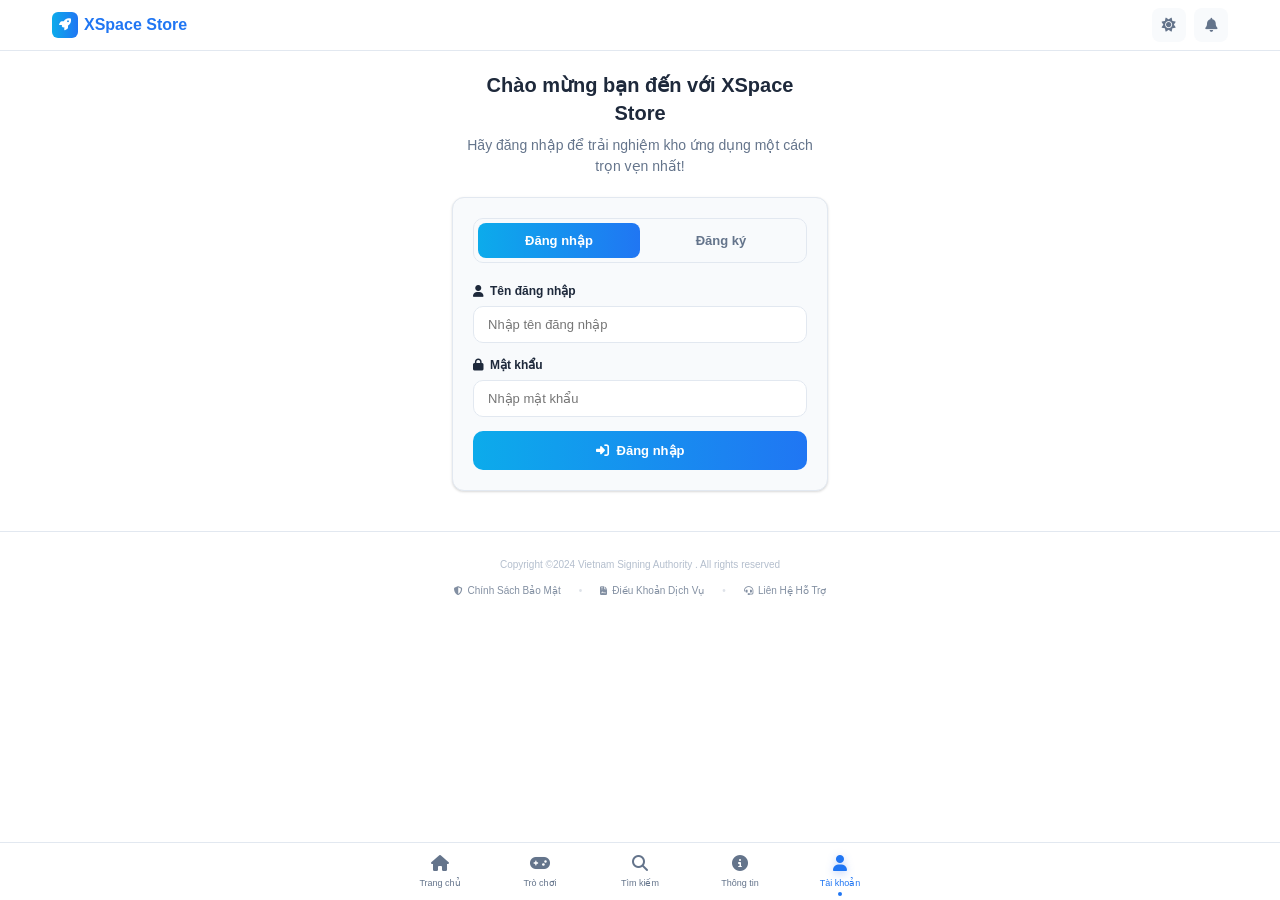
<file: account.html>
<!DOCTYPE html>
<html lang="vi">
<head>
    <meta charset="UTF-8">
    <meta name="viewport" content="width=device-width, initial-scale=1.0">
    <title>Tài khoản - XSpace Store</title>
    <link rel="icon" href="https://i.imgur.com/k0zikhA.png" type="image/x-icon">
    <link rel="stylesheet" href="https://cdnjs.cloudflare.com/ajax/libs/font-awesome/6.4.0/css/all.min.css">
    
    <!-- Trust & Security Meta Tags -->
    <meta name="description" content="XSpace Store - Quản lý tài khoản để tải ứng dụng iOS miễn phí. Đăng ký hoặc đăng nhập để truy cập kho ứng dụng.">
    <meta name="keywords" content="iOS apps, tải ứng dụng, iPhone, iPad, tài khoản, đăng ký, đăng nhập">
    <meta name="author" content="XSpace Store">
    <meta name="robots" content="index, follow">
    <meta name="google-site-verification" content="YOUR_GOOGLE_VERIFICATION_CODE">
    <meta name="security" content="ssl">
    <meta property="og:title" content="XSpace Store - Tài Khoản">
    <meta property="og:description" content="Quản lý tài khoản XSpace Store">
    <meta property="og:type" content="website">
    <meta property="og:url" content="https://modos.site/account.html">
    
    <script src="js/config.js"></script>

    <style>
        * { margin:0; padding:0; box-sizing:border-box; font-family:'SF Pro Display', -apple-system, BlinkMacSystemFont, sans-serif; }
        :root {
            --primary:#2076f3; --primary-dark:#0cabeb; --primary-light:#e1f0ff;
            --background:#ffffff; --surface:#f8fafc; --text-primary:#1e293b;
            --text-secondary:#64748b; --text-muted:#94a3b8; --border:#e2e8f0;
            --success:#10b981; --danger:#ef4444; --warning:#f59e0b;
            --refresh-bg:#f1f5f9; --refresh-hover:#e1f0ff; --refresh-active:#d1e4ff;
            --premium: linear-gradient(135deg, #f59e0b, #eab308, #f97316);
            --card-shadow:0 1px 3px rgba(0,0,0,0.1),0 1px 2px rgba(0,0,0,0.06);
            --card-shadow-hover:0 4px 6px -1px rgba(0,0,0,0.1),0 2px 4px -1px rgba(0,0,0,0.06);
            --nav-height:50px;
            --footer-height:60px;
        }
        
        /* Chế độ tối */
        [data-theme="dark"] {
            --primary: #3b82f6;
            --primary-dark: #1d4ed8;
            --primary-light: #1e293b;
            --background: #0f172a;
            --surface: #1e293b;
            --text-primary: #f1f5f9;
            --text-secondary: #cbd5e1;
            --text-muted: #94a3b8;
            --border: #334155;
            --success: #10b981;
            --danger: #ef4444;
            --warning: #f59e0b;
            --refresh-bg: #1e293b;
            --refresh-hover: #2d3748;
            --refresh-active: #3c4b5f;
            --premium: linear-gradient(135deg, #f59e0b, #eab308, #f97316);
            --card-shadow: 0 1px 3px 0 rgba(0, 0, 0, 0.3), 0 1px 2px 0 rgba(0, 0, 0, 0.2);
            --card-shadow-hover: 0 4px 6px -1px rgba(0, 0, 0, 0.3), 0 2px 4px -1px rgba(0, 0, 0, 0.2);
        }
        
        /* Ripple effect cho theme toggle */
        .ripple {
            position: absolute;
            border-radius: 50%;
            background: rgba(255, 255, 255, 0.7);
            transform: scale(0);
            animation: ripple-animation 0.6s linear;
        }
        
        @keyframes ripple-animation {
            to {
                transform: scale(4);
                opacity: 0;
            }
        }
        
        body { 
            background:var(--background); 
            color:var(--text-primary); 
            line-height:1.4; 
            font-size:13px;
            transition: background-color 0.4s cubic-bezier(0.4, 0, 0.2, 1),
                        color 0.4s cubic-bezier(0.4, 0, 0.2, 1),
                        border-color 0.4s cubic-bezier(0.4, 0, 0.2, 1),
                        box-shadow 0.4s cubic-bezier(0.4, 0, 0.2, 1);
            padding-bottom: var(--nav-height);
            min-height: 100vh;
        }
        .container { max-width:1200px; margin:0 auto; padding:0 12px; }

        /* Header */
        .header { 
            background:var(--background); 
            border-bottom:1px solid var(--border); 
            position:sticky; top:0; z-index:100; 
            backdrop-filter:blur(10px);
        }
        .header-content { 
            display:flex; align-items:center; justify-content:space-between; padding:8px 0; 
        }
        .logo { 
            display:flex; align-items:center; gap:6px; font-size:16px; font-weight:700; 
            color:var(--primary); text-decoration:none; 
        }
        .logo-icon { 
            background:linear-gradient(90deg, var(--primary-dark), var(--primary)); 
            width:26px; height:26px; border-radius:6px; 
            display:flex; align-items:center; justify-content:center; 
            color:#fff; font-size:12px; 
        }
        .user-actions {
            display: flex;
            gap: 8px;
        }
        .icon-btn { 
            width:34px; height:34px; border-radius:8px; 
            background:var(--surface); color:var(--text-secondary); 
            border:none; cursor:pointer; 
            display:flex; align-items:center; justify-content:center; 
            font-size:14px; text-decoration:none;
            transition: all 0.2s ease;
        }
        .icon-btn:hover { 
            background:var(--primary-light); color:var(--primary); 
        }
        
        /* Theme Toggle Button */
        .theme-toggle {
            position: relative;
            overflow: hidden;
        }
        
        .theme-icon {
            position: absolute;
            transition: transform 0.5s cubic-bezier(0.68, -0.55, 0.27, 1.55),
                        opacity 0.5s ease;
        }
        
        .sun-icon {
            opacity: 1;
            transform: rotate(0deg) scale(1);
        }
        
        .moon-icon {
            opacity: 0;
            transform: rotate(-90deg) scale(0.5);
        }
        
        [data-theme="dark"] .sun-icon {
            opacity: 0;
            transform: rotate(90deg) scale(0.5);
        }
        
        [data-theme="dark"] .moon-icon {
            opacity: 1;
            transform: rotate(0deg) scale(1);
        }

        /* Welcome Section */
        .welcome-section { text-align:center; margin-bottom:20px; padding:0 12px; }
        .welcome-title { font-size:20px; font-weight:700; margin-bottom:8px; color:var(--text-primary); }
        .welcome-subtitle { font-size:14px; color:var(--text-secondary); line-height:1.5; }

        /* Account Container */
        .account-container { max-width:400px; margin:20px auto; padding:0 12px; }
        .auth-card { 
            background:var(--surface); border-radius:12px; overflow:hidden; 
            box-shadow:var(--card-shadow); border:1px solid var(--border); 
            padding:20px; transition:all .3s; 
        }
        .auth-card:hover { 
            transform:translateY(-2px); box-shadow:var(--card-shadow-hover); 
        }

        /* Tabs */
        .auth-tabs { 
            display:flex; margin-bottom:20px; 
            background:var(--surface); border-radius:10px; 
            padding:4px; border:1px solid var(--border); 
        }
        .auth-tab { 
            flex:1; padding:10px; border:none; background:transparent; 
            color:var(--text-secondary); border-radius:8px; 
            cursor:pointer; font-weight:600; font-size:13px; transition:all .3s; 
        }
        .auth-tab.active { 
            background:linear-gradient(90deg, var(--primary-dark), var(--primary)); 
            color:white; 
        }

        /* Forms */
        .auth-form { display:none; }
        .auth-form.active { display:block; }
        .form-group { margin-bottom:14px; }
        .form-label { 
            display:block; font-weight:600; margin-bottom:6px; 
            color:var(--text-primary); font-size:12px; 
            display:flex; align-items:center; gap:6px; 
        }
        .form-input { 
            width:100%; padding:10px 14px; border:1px solid var(--border); 
            border-radius:10px; font-size:13px; transition:all .3s; 
            background:var(--background); color:var(--text-primary); 
        }
        .form-input:focus { 
            outline:none; border-color:var(--primary); 
            box-shadow:0 0 0 3px rgba(32, 118, 243, 0.1); 
        }
        .submit-btn { 
            width:100%; background:linear-gradient(90deg, var(--primary-dark), var(--primary)); 
            color:white; border:none; padding:12px; border-radius:10px; 
            font-weight:700; cursor:pointer; transition:all .3s; 
            font-size:13px; margin-top:6px; 
            display:flex; align-items:center; justify-content:center; gap:8px; 
        }
        .submit-btn:hover { 
            background:linear-gradient(90deg, var(--primary), var(--primary-dark)); 
            transform:translateY(-1px); 
        }
        .submit-btn:disabled { 
            background:var(--text-muted); cursor:not-allowed; transform:none; 
        }

        /* Messages */
        .message { 
            padding:10px 14px; border-radius:10px; margin-bottom:14px; 
            display:none; align-items:center; gap:8px; 
            border:1px solid transparent; font-size:12px; 
        }
        .message-success { 
            background:rgba(16,185,129,0.1); color:var(--success); 
            border-color:rgba(16,185,129,0.2); 
        }
        .message-error { 
            background:rgba(239,68,68,0.1); color:var(--danger); 
            border-color:rgba(239,68,68,0.2); 
        }

        /* User Info */
        .user-info { display:none; text-align:center; }
        .user-info.active { display:block; }
        .user-avatar { 
            width:80px; height:80px; border-radius:50%; 
            background:linear-gradient(90deg, var(--primary-dark), var(--primary)); 
            color:white; display:flex; align-items:center; justify-content:center; 
            font-size:32px; font-weight:700; margin:0 auto 16px; 
            box-shadow:0 4px 8px rgba(12, 171, 235, 0.2); 
        }
        .user-name { font-size:20px; font-weight:700; margin-bottom:8px; color:var(--text-primary); }
        .user-details { 
            background:var(--surface); border-radius:12px; padding:16px; 
            margin:16px 0; border:1px solid var(--border); 
        }
        .user-detail { 
            color:var(--text-secondary); margin-bottom:8px; font-size:13px; 
            display:flex; align-items:center; justify-content:flex-start; gap:8px; padding:6px 0; 
        }
        .user-detail i { width:18px; color:var(--primary); }
        .user-badge { 
            display:inline-flex; align-items:center; gap:6px; 
            background:linear-gradient(90deg, var(--primary-dark), var(--primary)); 
            color:white; padding:6px 12px; border-radius:16px; 
            font-size:12px; font-weight:700; margin:10px 0; 
            box-shadow:0 2px 6px rgba(0,0,0,0.1); 
        }
        .user-badge.free { background:var(--text-muted); }
        .user-badge.trial { background:linear-gradient(90deg, #10b981, #0da271); }
        .user-badge.basic { background:linear-gradient(90deg, #3b82f6, #1d4ed8); }
        .user-badge.plus { background:linear-gradient(90deg, #8b5cf6, #7c3aed); }
        .user-badge.premium { 
            background:var(--premium); 
            box-shadow:0 2px 6px rgba(245,158,11,0.3); 
        }
        .user-badge i { font-size:14px; }
        .action-buttons { display:flex; flex-wrap:wrap; gap:10px; margin-top:20px; }
        .action-btn { 
            flex:1; min-width: calc(50% - 5px); padding:12px; 
            border:1px solid var(--border); border-radius:10px; 
            background:var(--surface); color:var(--text-primary); 
            cursor:pointer; font-weight:600; font-size:12px; transition:all .3s; 
            display:flex; align-items:center; justify-content:center; gap:6px; 
        }
        .action-btn:hover { 
            background:linear-gradient(90deg, var(--primary-dark), var(--primary)); 
            color:white; border-color:var(--primary); transform:translateY(-1px); 
        }
        .action-btn.logout { background:var(--danger); color:white; border-color:var(--danger); }
        .action-btn.logout:hover { background:#dc2626; }
        .action-btn.upgrade { background:var(--warning); color:white; border-color:var(--warning); }
        .action-btn.upgrade:hover { background:#d97706; }
        .action-btn.refresh { background:var(--refresh-bg); color:var(--text-secondary); border-color:var(--border); }
        .action-btn.refresh:hover { background:var(--refresh-hover); color:var(--primary); border-color:var(--primary); }
        .action-btn.change-password { background:linear-gradient(90deg, #10b981, #0da271); color:white; border-color:#10b981; }
        .action-btn.change-password:hover { background:linear-gradient(90deg, #0da271, #0c8a5c); }

        /* Last Refresh Time */
        .last-refresh {
            margin-top: 12px;
            padding-top: 12px;
            border-top: 1px dashed var(--border);
            font-size: 11px;
            color: var(--text-muted);
            display: flex;
            align-items: center;
            justify-content: flex-start;
            gap: 8px;
        }
        .last-refresh i {
            font-size: 10px;
        }

        /* Change Password Modal */
        .change-password-modal { 
            display:none; position:fixed; top:0; left:0; right:0; bottom:0; 
            background:rgba(0,0,0,0.5); z-index:1000; 
            align-items:center; justify-content:center; padding:20px; 
        }
        .change-password-modal.active { display:flex; }
        .change-password-card { 
            background:var(--surface); border-radius:16px; padding:24px; 
            width:100%; max-width:400px; box-shadow:0 10px 25px rgba(0,0,0,0.2); 
            animation:modalAppear 0.3s ease-out; 
        }
        @keyframes modalAppear { 
            from { opacity:0; transform:scale(0.9); } 
            to { opacity:1; transform:scale(1); } 
        }
        .change-password-header { display:flex; align-items:center; justify-content:space-between; margin-bottom:20px; }
        .change-password-title { font-size:18px; font-weight:700; color:var(--text-primary); display:flex; align-items:center; gap:8px; }
        .close-modal { 
            width:32px; height:32px; border-radius:8px; background:var(--surface); 
            border:1px solid var(--border); color:var(--text-secondary); cursor:pointer; 
            display:flex; align-items:center; justify-content:center; transition:all .3s; 
        }
        .close-modal:hover { background:var(--danger); color:white; border-color:var(--danger); }
        .change-password-form .form-group:last-child { margin-bottom:0; }
        .password-strength { margin-top:6px; font-size:11px; display:flex; align-items:center; gap:4px; }
        .strength-bar { flex:1; height:4px; background:var(--border); border-radius:2px; overflow:hidden; }
        .strength-fill { height:100%; width:0%; transition:all .3s; }
        .strength-weak .strength-fill { width:33%; background:var(--danger); }
        .strength-medium .strength-fill { width:66%; background:var(--warning); }
        .strength-strong .strength-fill { width:100%; background:var(--success); }

        /* Loading */
        .loading { display:inline-block; width:16px; height:16px; border:2px solid rgba(255,255,255,.3); border-radius:50%; border-top-color:#fff; animation:spin 1s ease-in-out infinite; }
        @keyframes spin { to { transform:rotate(360deg); } }

        /* Quick Loading */
        .quick-loading { display:none; text-align:center; padding:20px; }
        .quick-loading.active { display:block; }
        .quick-loading .loading { width:24px; height:24px; margin-bottom:10px; }

        /* Consent Checkbox */
        .consent-group {
            background: var(--surface);
            padding: 12px;
            border-radius: 10px;
            border: 1px solid var(--border);
            margin-top: 15px;
            margin-bottom: 15px;
            display: none;
        }

        .consent-checkbox {
            display: flex;
            align-items: flex-start;
            gap: 10px;
            cursor: pointer;
        }

        .consent-checkbox input {
            margin-top: 3px;
        }

        .consent-text {
            font-size: 12px;
            color: var(--text-secondary);
            line-height: 1.4;
        }

        .consent-text a {
            color: var(--primary);
            text-decoration: none;
        }

        .consent-text a:hover {
            text-decoration: underline;
        }

        /* Footer mới - kích thước nhỏ, ở cuối trang */
        .page-footer {
            background: transparent;
            color: var(--text-muted);
            text-align: center;
            padding: 25px 0 40px;
            font-size: 11px;
            line-height: 1.6;
            margin-top: 40px;
            border-top: 1px solid var(--border);
        }

        .footer-content {
            max-width: 800px;
            margin: 0 auto;
            padding: 0 15px;
        }

        .copyright {
            font-size: 10px;
            color: var(--text-muted);
            margin-bottom: 10px;
            opacity: 0.7;
        }

        .footer-links {
            display: flex;
            justify-content: center;
            align-items: center;
            flex-wrap: wrap;
            gap: 18px;
            margin-top: 10px;
        }

        .footer-link {
            color: var(--text-secondary);
            text-decoration: none;
            font-size: 10px;
            transition: all 0.2s ease;
            opacity: 0.8;
            display: flex;
            align-items: center;
            gap: 5px;
        }

        .footer-link:hover {
            color: var(--primary);
            opacity: 1;
            text-decoration: underline;
        }

        .footer-link i {
            font-size: 9px;
        }

        .footer-divider {
            color: var(--text-muted);
            opacity: 0.3;
            font-size: 10px;
        }

        /* Bottom Navigation */
        .bottom-nav {
            position: fixed;
            bottom: 0;
            left: 0;
            right: 0;
            background: var(--background);
            border-top: 1px solid var(--border);
            padding: 6px 0;
            z-index: 1000;
        }

        .nav-items {
            display: flex;
            justify-content: space-around;
            align-items: center;
            max-width: 500px;
            margin: 0 auto;
        }

        .nav-item {
            display: flex;
            flex-direction: column;
            align-items: center;
            text-decoration: none;
            color: var(--text-secondary);
            transition: all 0.3s cubic-bezier(0.4, 0, 0.2, 1);
            flex: 1;
            padding: 4px 0;
            border-radius: 8px;
            position: relative;
        }

        .nav-item.active {
            color: var(--primary);
        }

        .nav-item.active::after {
            content: '';
            position: absolute;
            bottom: -2px;
            left: 50%;
            transform: translateX(-50%);
            width: 4px;
            height: 4px;
            background-color: var(--primary);
            border-radius: 50%;
            animation: pulse-dot 2s infinite;
        }

        @keyframes pulse-dot {
            0%, 100% {
                opacity: 0.5;
                transform: translateX(-50%) scale(1);
            }
            50% {
                opacity: 1;
                transform: translateX(-50%) scale(1.2);
            }
        }

        .nav-icon {
            font-size: 16px;
            margin-bottom: 2px;
            transition: all 0.3s cubic-bezier(0.4, 0, 0.2, 1);
            position: relative;
        }

        .nav-item.active .nav-icon {
            color: var(--primary);
            filter: drop-shadow(0 2px 4px rgba(37, 99, 235, 0.3));
        }

        .nav-label {
            font-size: 9px;
            font-weight: 500;
            transition: all 0.3s cubic-bezier(0.4, 0, 0.2, 1);
        }

        /* Hiệu ứng hover cho nav item */
        .nav-item:hover {
            transform: translateY(-3px);
        }

        .nav-item:hover .nav-icon {
            transform: translateY(-4px) scale(1.1);
        }

        .nav-item:hover .nav-label {
            transform: translateY(1px);
            color: var(--primary);
        }

        /* Hiệu ứng click */
        .nav-item:active .nav-icon {
            transform: translateY(-2px) scale(0.95);
            transition: transform 0.1s ease;
        }

        /* Responsive */
        @media (max-width:480px) {
            .account-container { padding:16px 0; margin:10px auto; }
            .auth-card { padding:16px; }
            .action-buttons { flex-direction:column; }
            .action-btn { min-width:100%; }
            .welcome-title { font-size:18px; }
            .welcome-subtitle { font-size:13px; }
            .change-password-card { padding:20px; margin:0 12px; }
            
            .nav-label {
                font-size: 8px;
            }
            
            .nav-item.active::after {
                width: 3px;
                height: 3px;
            }
            
            .footer-links {
                gap: 12px;
            }
            
            .footer-link {
                font-size: 9px;
            }
            
            .copyright {
                font-size: 9px;
            }
            
            .page-footer {
                padding: 20px 0 35px;
                font-size: 10px;
            }
            
            body {
                padding-bottom: var(--nav-height);
            }
        }
        
        @media (max-width: 768px) and (min-width: 481px) {
            .footer-links {
                gap: 15px;
            }
        }
        
        @media (max-width: 380px) {
            .footer-links {
                flex-direction: column;
                gap: 8px;
            }
            
            .footer-divider {
                display: none;
            }
        }
    </style>
</head>
<body>

    <!-- Header -->
    <header class="header">
        <div class="container">
            <div class="header-content">
                <a href="index.html" class="logo">
                    <div class="logo-icon"><i class="fas fa-rocket"></i></div>
                    XSpace Store
                </a>
                <div class="user-actions">
                    <!-- Nút chuyển đổi chế độ sáng/tối -->
                    <button class="icon-btn theme-toggle" id="themeToggle">
                        <i class="fas fa-sun theme-icon sun-icon"></i>
                        <i class="fas fa-moon theme-icon moon-icon"></i>
                    </button>
                    <!-- Nút Telegram -->
                    <a href="https://t.me/xspace_ipa" target="_blank" class="icon-btn telegram-btn" id="telegramBtn">
                        <i class="fas fa-bell"></i>
                    </a>
                </div>
            </div>
        </div>
    </header>

    <main class="container">
        <div class="account-container">
            <!-- Quick Loading -->
            <div class="quick-loading" id="quickLoading">
                <div class="loading"></div>
                <p>Đang tải thông tin...</p>
            </div>

            <!-- Messages -->
            <div id="successMessage" class="message message-success">
                <i class="fas fa-check-circle"></i>
                <span id="successText">Thành công!</span>
            </div>
            
            <div id="errorMessage" class="message message-error">
                <i class="fas fa-exclamation-circle"></i>
                <span id="errorText">Đã xảy ra lỗi!</span>
            </div>

            <!-- Welcome Section (shown when not logged in) -->
            <div class="welcome-section" id="welcomeSection">
                <h2 class="welcome-title">Chào mừng bạn đến với XSpace Store</h2>
                <p class="welcome-subtitle">Hãy đăng nhập để trải nghiệm kho ứng dụng một cách trọn vẹn nhất!</p>
            </div>

            <!-- Login/Register Forms -->
            <div id="authForms">
                <div class="auth-card">
                    <!-- Tabs -->
                    <div class="auth-tabs">
                        <button class="auth-tab active" data-form="loginForm">Đăng nhập</button>
                        <button class="auth-tab" data-form="registerForm">Đăng ký</button>
                    </div>

                    <!-- Login Form -->
                    <form class="auth-form active" id="loginForm">
                        <div class="form-group">
                            <label class="form-label" for="loginUsername">
                                <i class="fas fa-user"></i>
                                Tên đăng nhập
                            </label>
                            <input type="text" id="loginUsername" class="form-input" placeholder="Nhập tên đăng nhập" required>
                        </div>

                        <div class="form-group">
                            <label class="form-label" for="loginPassword">
                                <i class="fas fa-lock"></i>
                                Mật khẩu
                            </label>
                            <input type="password" id="loginPassword" class="form-input" placeholder="Nhập mật khẩu" required>
                        </div>

                        <button type="submit" class="submit-btn" id="loginBtn">
                            <i class="fas fa-sign-in-alt"></i>
                            Đăng nhập
                        </button>
                    </form>

                    <!-- Register Form -->
                    <form class="auth-form" id="registerForm">
                        <div class="form-group">
                            <label class="form-label" for="registerUsername">
                                <i class="fas fa-user"></i>
                                Tên đăng nhập
                            </label>
                            <input type="text" id="registerUsername" class="form-input" placeholder="Chọn tên đăng nhập" required>
                        </div>

                        <div class="form-group">
                            <label class="form-label" for="registerEmail">
                                <i class="fas fa-envelope"></i>
                                Email
                            </label>
                            <input type="email" id="registerEmail" class="form-input" placeholder="Nhập email của bạn" required>
                        </div>

                        <div class="form-group">
                            <label class="form-label" for="registerPassword">
                                <i class="fas fa-lock"></i>
                                Mật khẩu
                            </label>
                            <input type="password" id="registerPassword" class="form-input" placeholder="Tạo mật khẩu" required>
                        </div>

                        <div class="form-group">
                            <label class="form-label" for="registerConfirmPassword">
                                <i class="fas fa-lock"></i>
                                Nhập lại mật khẩu
                            </label>
                            <input type="password" id="registerConfirmPassword" class="form-input" placeholder="Xác nhận mật khẩu" required>
                        </div>

                        <!-- Consent Checkbox -->
                        <div class="consent-group" id="consentGroup">
                            <label class="consent-checkbox">
                                <input type="checkbox" id="privacyConsent" required>
                                <span class="consent-text">
                                    Tôi đồng ý với <a href="privacy-policy.html" target="_blank">Chính Sách Bảo Mật</a> 
                                    và <a href="terms-of-service.html" target="_blank">Điều Khoản Dịch Vụ</a> của XSpace Store
                                </span>
                            </label>
                        </div>

                        <button type="submit" class="submit-btn" id="registerBtn">
                            <i class="fas fa-user-plus"></i>
                            Đăng ký tài khoản
                        </button>
                    </form>
                </div>
            </div>

            <!-- User Info (shown after login) -->
            <div class="user-info" id="userInfo">
                <div class="auth-card">
                    <div class="user-avatar" id="userAvatar">
                        <i class="fas fa-user"></i>
                    </div>
                    
                    <h2 class="user-name" id="userName">Người dùng</h2>
                    
                    <div class="user-details">
                        <div class="user-detail">
                            <i class="fas fa-envelope"></i>
                            <span>Email: <strong id="userEmail">user@example.com</strong></span>
                        </div>
                        
                        <div class="user-detail">
                            <i class="fas fa-calendar"></i>
                            <span>Ngày tham gia: <strong id="userCreatedDate">01/01/2024</strong></span>
                        </div>
                        
                        <div class="user-detail" id="vipExpiryInfo" style="display: none;">
                            <i class="fas fa-crown"></i>
                            <span>VIP đến: <strong id="vipExpiryDate">01/01/2024</strong></span>
                        </div>
                        
                        <div class="user-detail" id="vipStatusInfo" style="display: none;">
                            <i class="fas fa-check-circle"></i>
                            <span>Trạng thái: <strong id="vipStatusText">Đang hoạt động</strong></span>
                        </div>
                        
                        <!-- Last Refresh Time -->
                        <div class="last-refresh">
                            <i class="fas fa-clock"></i>
                            <span>Cập nhật lần cuối: <strong id="lastRefreshTime">--:--:--</strong></span>
                        </div>
                    </div>
                    
                    <div class="user-badge free" id="userBadge">
                        <i class="fas fa-user"></i>
                        <span>Tài khoản Miễn phí</span>
                    </div>

                    <div class="action-buttons">
                        <button class="action-btn change-password" id="changePasswordBtn">
                            <i class="fas fa-key"></i>
                            Đổi mật khẩu
                        </button>
                        <button class="action-btn upgrade" id="upgradeBtn">
                            <i class="fas fa-crown"></i>
                            Nâng cấp VIP
                        </button>
                        <button class="action-btn refresh" id="refreshBtn">
                            <i class="fas fa-sync-alt"></i>
                            Làm mới
                        </button>
                        <button class="action-btn logout" id="logoutBtn">
                            <i class="fas fa-sign-out-alt"></i>
                            Đăng xuất
                        </button>
                    </div>
                </div>
            </div>
        </div>
    </main>

    <!-- Footer mới - ở cuối trang với kích thước nhỏ -->
    <footer class="page-footer">
        <div class="container">
            <div class="footer-content">
                <p class="copyright">
                    Copyright ©2024 Vietnam Signing Authority . All rights reserved
                </p>
                
                <div class="footer-links">
                    <a href="privacy-policy.html" target="_blank" class="footer-link">
                        <i class="fas fa-shield-alt"></i>
                        Chính Sách Bảo Mật
                    </a>
                    
                    <span class="footer-divider">•</span>
                    
                    <a href="terms-of-service.html" target="_blank" class="footer-link">
                        <i class="fas fa-file-contract"></i>
                        Điều Khoản Dịch Vụ
                    </a>
                    
                    <span class="footer-divider">•</span>
                    
                    <a href="mailto:support@modos.site" class="footer-link">
                        <i class="fas fa-headset"></i>
                        Liên Hệ Hỗ Trợ
                    </a>
                </div>
            </div>
        </div>
    </footer>

    <!-- Change Password Modal -->
    <div class="change-password-modal" id="changePasswordModal">
        <div class="change-password-card">
            <div class="change-password-header">
                <h3 class="change-password-title">
                    <i class="fas fa-key"></i>
                    Đổi mật khẩu
                </h3>
                <button class="close-modal" id="closeChangePasswordModal">
                    <i class="fas fa-times"></i>
                </button>
            </div>
            
            <form id="changePasswordForm">
                <div class="form-group">
                    <label class="form-label" for="oldPassword">
                        <i class="fas fa-lock"></i>
                        Mật khẩu hiện tại
                    </label>
                    <input type="password" id="oldPassword" class="form-input" placeholder="Nhập mật khẩu hiện tại" required>
                </div>
                
                <div class="form-group">
                    <label class="form-label" for="newPassword">
                        <i class="fas fa-lock"></i>
                        Mật khẩu mới
                    </label>
                    <input type="password" id="newPassword" class="form-input" placeholder="Nhập mật khẩu mới" required>
                    <div class="password-strength" id="passwordStrength">
                        <span>Độ mạnh:</span>
                        <div class="strength-bar">
                            <div class="strength-fill"></div>
                        </div>
                    </div>
                </div>
                
                <div class="form-group">
                    <label class="form-label" for="confirmNewPassword">
                        <i class="fas fa-lock"></i>
                        Nhập lại mật khẩu mới
                    </label>
                    <input type="password" id="confirmNewPassword" class="form-input" placeholder="Xác nhận mật khẩu mới" required>
                </div>
                
                <button type="submit" class="submit-btn" id="submitChangePasswordBtn">
                    <i class="fas fa-check"></i>
                    Cập nhật mật khẩu
                </button>
            </form>
        </div>
    </div>

    <!-- Bottom Navigation -->
    <nav class="bottom-nav">
        <div class="container">
            <div class="nav-items">
                <a href="index.html" class="nav-item" data-view="home">
                    <div class="nav-icon">
                        <i class="fas fa-home"></i>
                    </div>
                    <div class="nav-label">Trang chủ</div>
                </a>
                <a href="index.html#gamesSection" class="nav-item" data-view="games">
                    <div class="nav-icon">
                        <i class="fas fa-gamepad"></i>
                    </div>
                    <div class="nav-label">Trò chơi</div>
                </a>
                <a href="index.html" class="nav-item" data-view="search" id="searchNavItem">
                    <div class="nav-icon">
                        <i class="fas fa-search"></i>
                    </div>
                    <div class="nav-label">Tìm kiếm</div>
                </a>
                <a href="info.html" class="nav-item">
                    <div class="nav-icon">
                        <i class="fas fa-info-circle"></i>
                    </div>
                    <div class="nav-label">Thông tin</div>
                </a>
                <a href="account.html" class="nav-item active">
                    <div class="nav-icon">
                        <i class="fas fa-user"></i>
                    </div>
                    <div class="nav-label">Tài khoản</div>
                </a>
            </div>
        </div>
    </nav>

    <script>
        // CONFIG được lấy từ config.js đã load ở trên
        
        // DOM Elements
        const authTabs = document.querySelectorAll('.auth-tab');
        const authForms = document.querySelectorAll('.auth-form');
        const loginForm = document.getElementById('loginForm');
        const registerForm = document.getElementById('registerForm');
        const authFormsContainer = document.getElementById('authForms');
        const userInfo = document.getElementById('userInfo');
        const welcomeSection = document.getElementById('welcomeSection');
        const loginBtn = document.getElementById('loginBtn');
        const registerBtn = document.getElementById('registerBtn');
        const logoutBtn = document.getElementById('logoutBtn');
        const upgradeBtn = document.getElementById('upgradeBtn');
        const refreshBtn = document.getElementById('refreshBtn');
        const changePasswordBtn = document.getElementById('changePasswordBtn');
        const changePasswordModal = document.getElementById('changePasswordModal');
        const closeChangePasswordModal = document.getElementById('closeChangePasswordModal');
        const changePasswordForm = document.getElementById('changePasswordForm');
        const submitChangePasswordBtn = document.getElementById('submitChangePasswordBtn');
        const newPasswordInput = document.getElementById('newPassword');
        const passwordStrength = document.getElementById('passwordStrength');
        const successMessage = document.getElementById('successMessage');
        const errorMessage = document.getElementById('errorMessage');
        const successText = document.getElementById('successText');
        const errorText = document.getElementById('errorText');
        const quickLoading = document.getElementById('quickLoading');
        const lastRefreshTimeElement = document.getElementById('lastRefreshTime');
        const vipStatusInfo = document.getElementById('vipStatusInfo');
        const vipStatusText = document.getElementById('vipStatusText');
        const vipExpiryInfo = document.getElementById('vipExpiryInfo');
        const privacyConsent = document.getElementById('privacyConsent');
        const consentGroup = document.getElementById('consentGroup');
        
        // Theme management
        const themeToggle = document.getElementById('themeToggle');
        const htmlElement = document.documentElement;

        // AUTO REFRESH SYSTEM
        let autoRefreshInterval = null;
        let lastRefreshTime = null;

        // Format date function
        function formatDate(dateString) {
            if (!dateString) return 'Không xác định';
            
            if (dateString.includes('T')) {
                const date = new Date(dateString);
                return date.toLocaleDateString('vi-VN');
            }
            
            if (dateString.includes('/')) {
                return dateString;
            }
            
            return dateString;
        }

        // Parse date function
        function parseDate(dateString) {
            if (!dateString || dateString === '') return null;
            
            try {
                // Thử parse ISO format
                if (dateString.includes('T')) {
                    return new Date(dateString);
                }
                
                // Thử parse dd/mm/yyyy format
                if (dateString.includes('/')) {
                    const parts = dateString.split('/');
                    if (parts.length === 3) {
                        const day = parseInt(parts[0]);
                        const month = parseInt(parts[1]) - 1;
                        const year = parseInt(parts[2]);
                        const fullYear = year < 100 ? year + 2000 : year;
                        return new Date(fullYear, month, day);
                    }
                }
                
                return new Date(dateString);
            } catch (error) {
                console.error('Error parsing date:', dateString, error);
                return null;
            }
        }

        // Theme Manager
        class ThemeManager {
            constructor() {
                this.themeToggle = document.getElementById('themeToggle');
                this.htmlElement = document.documentElement;
                this.body = document.body;
                this.init();
            }
            
            init() {
                const savedTheme = localStorage.getItem('theme');
                
                if (savedTheme === 'dark') {
                    this.setTheme('dark');
                } else {
                    this.setTheme('light');
                    localStorage.setItem('theme', 'light');
                }
                
                this.themeToggle.addEventListener('click', (e) => this.toggleTheme(e));
            }
            
            setTheme(theme) {
                const isDark = theme === 'dark';
                this.htmlElement.setAttribute('data-theme', isDark ? 'dark' : 'light');
                localStorage.setItem('theme', isDark ? 'dark' : 'light');
                this.updateThemeIcon(isDark);
                this.updateMetaThemeColor(isDark);
            }
            
            toggleTheme(e) {
                const currentTheme = this.htmlElement.getAttribute('data-theme');
                const isDark = currentTheme === 'dark';
                this.setTheme(isDark ? 'light' : 'dark');
                this.createRippleEffect(e);
            }
            
            updateThemeIcon(isDark) {
                const sunIcon = this.themeToggle.querySelector('.sun-icon');
                const moonIcon = this.themeToggle.querySelector('.moon-icon');
                
                if (isDark) {
                    sunIcon.style.opacity = '0';
                    sunIcon.style.transform = 'rotate(90deg) scale(0.5)';
                    moonIcon.style.opacity = '1';
                    moonIcon.style.transform = 'rotate(0deg) scale(1)';
                } else {
                    sunIcon.style.opacity = '1';
                    sunIcon.style.transform = 'rotate(0deg) scale(1)';
                    moonIcon.style.opacity = '0';
                    moonIcon.style.transform = 'rotate(-90deg) scale(0.5)';
                }
            }
            
            updateMetaThemeColor(isDark) {
                const themeColor = isDark ? '#0f172a' : '#ffffff';
                
                let metaThemeColor = document.querySelector('meta[name="theme-color"]');
                if (!metaThemeColor) {
                    metaThemeColor = document.createElement('meta');
                    metaThemeColor.name = 'theme-color';
                    document.head.appendChild(metaThemeColor);
                }
                metaThemeColor.content = themeColor;
            }
            
            createRippleEffect(event) {
                const button = event.currentTarget;
                const circle = document.createElement('span');
                const diameter = Math.max(button.clientWidth, button.clientHeight);
                const radius = diameter / 2;
                
                circle.style.width = circle.style.height = `${diameter}px`;
                circle.style.left = `${event.clientX - button.getBoundingClientRect().left - radius}px`;
                circle.style.top = `${event.clientY - button.getBoundingClientRect().top - radius}px`;
                circle.classList.add('ripple');
                
                const ripple = button.getElementsByClassName('ripple')[0];
                if (ripple) {
                    ripple.remove();
                }
                
                button.appendChild(circle);
                
                setTimeout(() => {
                    if (circle.parentNode === button) {
                        button.removeChild(circle);
                    }
                }, 600);
            }
        }

        // AUTO REFRESH FUNCTIONS
        function startAutoRefresh(userEmail) {
            if (!userEmail) return;
            
            if (autoRefreshInterval) {
                clearInterval(autoRefreshInterval);
            }
            
            performAutoRefresh(userEmail);
            
            autoRefreshInterval = setInterval(() => {
                performAutoRefresh(userEmail);
            }, 5000);
        }

        function stopAutoRefresh() {
            if (autoRefreshInterval) {
                clearInterval(autoRefreshInterval);
                autoRefreshInterval = null;
            }
        }

        async function performAutoRefresh(userEmail) {
            try {
                const response = await fetch(`${CONFIG.GOOGLE_SCRIPT_URL}?action=autoRefreshUser&email=${encodeURIComponent(userEmail)}`);
                const result = await response.json();
                
                if (result.success && result.autoRefreshed) {
                    const userData = result.data;
                    updateUserUI(userData);
                    localStorage.setItem('currentUser', JSON.stringify(userData));
                    
                    lastRefreshTime = new Date().toLocaleTimeString('vi-VN');
                    lastRefreshTimeElement.textContent = lastRefreshTime;
                }
            } catch (error) {
                console.error('Lỗi khi auto refresh:', error);
            }
        }

        // Hàm cập nhật UI
        function updateUserUI(userData) {
            if (!userData) return;
            
            console.log('Updating UI with data:', userData);
            
            // Cập nhật thông tin cơ bản
            document.getElementById('userName').textContent = userData.username || 'Người dùng';
            document.getElementById('userEmail').textContent = userData.email || 'Chưa có email';
            document.getElementById('userCreatedDate').textContent = formatDate(userData.createdDate) || 'Không xác định';
            
            // Set avatar với chữ cái đầu của username
            const firstLetter = (userData.username || 'U').charAt(0).toUpperCase();
            document.getElementById('userAvatar').innerHTML = firstLetter;
            
            // Update badge và VIP info
            const userBadge = document.getElementById('userBadge');
            const vipExpiryDate = document.getElementById('vipExpiryDate');
            const upgradeBtn = document.getElementById('upgradeBtn');
            
            const packageInfo = {
                'free': { name: 'Miễn phí', class: 'free', icon: 'fas fa-user' },
                'trial': { name: 'Trial', class: 'trial', icon: 'fas fa-star' },
                'basic': { name: 'Basic', class: 'basic', icon: 'fas fa-crown' },
                'plus': { name: 'Plus', class: 'plus', icon: 'fas fa-crown' },
                'premium': { name: 'Premium', class: 'premium', icon: 'fas fa-crown' }
            };
            
            const packageType = userData.packageType || 'free';
            const currentPackage = packageInfo[packageType] || packageInfo.free;
            
            // Cập nhật gói tài khoản
            userBadge.innerHTML = `<i class="${currentPackage.icon}"></i><span>Tài khoản ${currentPackage.name}</span>`;
            userBadge.className = `user-badge ${currentPackage.class}`;
            
            // Cập nhật thông tin VIP expiry
            if (userData.vipExpiry && userData.vipExpiry !== '') {
                vipExpiryDate.textContent = formatDate(userData.vipExpiry);
                vipExpiryInfo.style.display = 'flex';
            } else {
                vipExpiryInfo.style.display = 'none';
            }
            
            // FIX LOGIC HIỂN THỊ TRẠNG THÁI VIP
            if (packageType !== 'free') {
                vipStatusInfo.style.display = 'flex';
                
                // Sử dụng trạng thái từ server nếu có
                const vipStatus = userData.vipStatus || 'free';
                
                if (vipStatus === 'active') {
                    vipStatusText.textContent = 'Đang hoạt động';
                    vipStatusText.style.color = 'var(--success)';
                    upgradeBtn.style.display = 'none';
                } else if (vipStatus === 'expired') {
                    vipStatusText.textContent = 'Đã hết hạn';
                    vipStatusText.style.color = 'var(--danger)';
                    upgradeBtn.style.display = 'flex';
                } else {
                    // Kiểm tra ngày hết hạn để xác định
                    if (userData.vipExpiry && userData.vipExpiry !== '') {
                        const expiryDate = parseDate(userData.vipExpiry);
                        const today = new Date();
                        today.setHours(0, 0, 0, 0);
                        
                        if (expiryDate && !isNaN(expiryDate.getTime())) {
                            expiryDate.setHours(0, 0, 0, 0);
                            
                            if (expiryDate >= today) {
                                vipStatusText.textContent = 'Đang hoạt động';
                                vipStatusText.style.color = 'var(--success)';
                                upgradeBtn.style.display = 'none';
                            } else {
                                vipStatusText.textContent = 'Đã hết hạn';
                                vipStatusText.style.color = 'var(--danger)';
                                upgradeBtn.style.display = 'flex';
                            }
                        } else {
                            vipStatusText.textContent = 'Không xác định';
                            vipStatusText.style.color = 'var(--warning)';
                            upgradeBtn.style.display = 'flex';
                        }
                    } else {
                        vipStatusText.textContent = 'Không xác định';
                        vipStatusText.style.color = 'var(--warning)';
                        upgradeBtn.style.display = 'flex';
                    }
                }
            } else {
                vipStatusInfo.style.display = 'none';
                upgradeBtn.style.display = 'flex';
            }
            
            // Cập nhật thời gian refresh
            lastRefreshTimeElement.textContent = lastRefreshTime || '--:--:--';
        }

        // Check if user is already logged in
        document.addEventListener('DOMContentLoaded', function() {
            console.log('DOM Loaded - Checking for CONFIG');
            
            if (typeof CONFIG === 'undefined' || !CONFIG.GOOGLE_SCRIPT_URL) {
                console.error('Lỗi: Không tìm thấy CONFIG hoặc GOOGLE_SCRIPT_URL');
                showError('Không thể kết nối đến server. Vui lòng thử lại sau.');
                return;
            }
            
            console.log('CONFIG found:', CONFIG.GOOGLE_SCRIPT_URL);
            
            // Khởi tạo theme manager
            const themeManager = new ThemeManager();
            
            // Xử lý nút Telegram
            document.getElementById('telegramBtn').addEventListener('click', function(e) {
                window.open(this.href, '_blank');
            });
            
            // Kiểm tra người dùng đăng nhập
            const currentUser = getCurrentUser();
            console.log('Current user from localStorage:', currentUser);
            
            if (currentUser) {
                // Hiển thị thông tin người dùng ngay lập tức
                loadUserInfo(currentUser, true);
                
                // Sau đó tải thông tin mới nhất từ server
                refreshUserInfo(currentUser);
            } else {
                // Hiển thị form đăng nhập/đăng ký và welcome section
                authFormsContainer.style.display = 'block';
                welcomeSection.style.display = 'block';
                userInfo.style.display = 'none';
                quickLoading.style.display = 'none';
                console.log('No user logged in, showing auth forms');
            }
            
            // Dừng auto refresh khi rời trang
            window.addEventListener('beforeunload', function() {
                stopAutoRefresh();
            });
        });

        // Tab switching với hiển thị consent checkbox
        authTabs.forEach(tab => {
            tab.addEventListener('click', () => {
                const formId = tab.getAttribute('data-form');
                
                authTabs.forEach(t => t.classList.remove('active'));
                tab.classList.add('active');
                
                authForms.forEach(form => {
                    form.classList.remove('active');
                    if (form.id === formId) {
                        form.classList.add('active');
                    }
                });
                
                // Hiển thị consent chỉ ở form đăng ký
                if (formId === 'registerForm') {
                    consentGroup.style.display = 'block';
                } else {
                    consentGroup.style.display = 'none';
                }
            });
        });

        // Login form submission
        loginForm.addEventListener('submit', async function(e) {
            e.preventDefault();
            console.log('Login form submitted');
            
            const username = document.getElementById('loginUsername').value.trim();
            const password = document.getElementById('loginPassword').value.trim();
            
            if (!username || !password) {
                showError('Vui lòng điền đầy đủ thông tin');
                return;
            }
            
            loginBtn.innerHTML = '<div class="loading"></div> Đang đăng nhập...';
            loginBtn.disabled = true;
            
            try {
                console.log('Sending login request to:', CONFIG.GOOGLE_SCRIPT_URL);
                
                const response = await fetch(CONFIG.GOOGLE_SCRIPT_URL, {
                    method: 'POST',
                    headers: {
                        'Content-Type': 'text/plain;charset=utf-8',
                    },
                    body: JSON.stringify({
                        action: 'loginUser',
                        data: {
                            username: username,
                            password: password
                        }
                    })
                });
                
                console.log('Response received, status:', response.status);
                const result = await response.json();
                console.log('Login result:', result);
                
                if (result.success) {
                    // Save user info to localStorage
                    localStorage.setItem('currentUser', JSON.stringify(result.data));
                    console.log('User saved to localStorage:', result.data);
                    
                    // Hiển thị thông tin user và ẩn form đăng nhập
                    loadUserInfo(result.data, false);
                    
                    if (result.data.autoDowngraded) {
                        showSuccess('Đăng nhập thành công! Tài khoản VIP của bạn đã hết hạn và được chuyển về miễn phí.');
                    } else {
                        showSuccess('Đăng nhập thành công!');
                    }
                    
                    // Bật auto refresh
                    startAutoRefresh(result.data.email);
                } else {
                    throw new Error(result.message || 'Đăng nhập thất bại');
                }
            } catch (error) {
                console.error('Login error:', error);
                showError(error.message || 'Đăng nhập thất bại. Vui lòng kiểm tra kết nối mạng.');
            } finally {
                loginBtn.innerHTML = '<i class="fas fa-sign-in-alt"></i> Đăng nhập';
                loginBtn.disabled = false;
            }
        });

        // Register form submission với consent check
        registerForm.addEventListener('submit', async function(e) {
            e.preventDefault();
            
            const username = document.getElementById('registerUsername').value.trim();
            const email = document.getElementById('registerEmail').value.trim();
            const password = document.getElementById('registerPassword').value.trim();
            const confirmPassword = document.getElementById('registerConfirmPassword').value.trim();
            
            if (!username || !email || !password || !confirmPassword) {
                showError('Vui lòng điền đầy đủ thông tin');
                return;
            }
            
            if (password !== confirmPassword) {
                showError('Mật khẩu xác nhận không khớp');
                return;
            }
            
            if (password.length < 6) {
                showError('Mật khẩu phải có ít nhất 6 ký tự');
                return;
            }
            
            if (!isValidEmail(email)) {
                showError('Email không hợp lệ');
                return;
            }
            
            // QUAN TRỌNG: Kiểm tra consent
            if (!privacyConsent.checked) {
                showError('Vui lòng đồng ý với Chính Sách Bảo Mật và Điều Khoản Dịch Vụ');
                return;
            }
            
            registerBtn.innerHTML = '<div class="loading"></div> Đang đăng ký...';
            registerBtn.disabled = true;
            
            try {
                // Thêm xác thực human interaction để tránh bị flag
                const humanToken = await generateHumanToken();
                
                const response = await fetch(CONFIG.GOOGLE_SCRIPT_URL, {
                    method: 'POST',
                    headers: {
                        'Content-Type': 'text/plain;charset=utf-8',
                    },
                    body: JSON.stringify({
                        action: 'registerUser',
                        data: {
                            username: username,
                            password: password,
                            email: email,
                            humanToken: humanToken,
                            consent: true,
                            timestamp: new Date().toISOString()
                        }
                    })
                });
                
                const result = await response.json();
                
                if (result.success) {
                    showSuccess('Đăng ký thành công! Vui lòng đăng nhập.');
                    authTabs[0].click();
                    registerForm.reset();
                    privacyConsent.checked = false;
                } else {
                    throw new Error(result.message);
                }
            } catch (error) {
                showError(error.message || 'Đăng ký thất bại');
            } finally {
                registerBtn.innerHTML = '<i class="fas fa-user-plus"></i> Đăng ký tài khoản';
                registerBtn.disabled = false;
            }
        });

        // Logout
        logoutBtn.addEventListener('click', function() {
            stopAutoRefresh();
            localStorage.removeItem('currentUser');
            authFormsContainer.style.display = 'block';
            welcomeSection.style.display = 'block';
            userInfo.classList.remove('active');
            userInfo.style.display = 'none';
            showSuccess('Đã đăng xuất thành công');
        });

        // Upgrade button
        upgradeBtn.addEventListener('click', function() {
            window.location.href = 'payment.html';
        });

        // Refresh user info
        refreshBtn.addEventListener('click', async function() {
            const currentUser = getCurrentUser();
            if (currentUser) {
                refreshBtn.innerHTML = '<div class="loading"></div> Đang làm mới...';
                try {
                    await refreshUserInfo(currentUser);
                    showSuccess('Đã cập nhật thông tin tài khoản!');
                } catch (error) {
                    showError(error.message || 'Lỗi khi làm mới thông tin');
                } finally {
                    refreshBtn.innerHTML = '<i class="fas fa-sync-alt"></i> Làm mới';
                }
            }
        });

        // Change password modal
        changePasswordBtn.addEventListener('click', function() {
            changePasswordModal.classList.add('active');
            changePasswordForm.reset();
            passwordStrength.className = 'password-strength';
        });

        closeChangePasswordModal.addEventListener('click', function() {
            changePasswordModal.classList.remove('active');
        });

        changePasswordModal.addEventListener('click', function(e) {
            if (e.target === changePasswordModal) {
                changePasswordModal.classList.remove('active');
            }
        });

        // Password strength checker
        newPasswordInput.addEventListener('input', function() {
            const password = newPasswordInput.value;
            let strength = 0;
            
            if (password.length >= 8) strength++;
            if (/[A-Z]/.test(password)) strength++;
            if (/[a-z]/.test(password)) strength++;
            if (/[0-9]/.test(password)) strength++;
            if (/[^A-Za-z0-9]/.test(password)) strength++;
            
            passwordStrength.className = 'password-strength';
            if (password.length > 0) {
                if (strength <= 2) {
                    passwordStrength.classList.add('strength-weak');
                } else if (strength <= 4) {
                    passwordStrength.classList.add('strength-medium');
                } else {
                    passwordStrength.classList.add('strength-strong');
                }
            }
        });

        // Change password form submission
        changePasswordForm.addEventListener('submit', async function(e) {
            e.preventDefault();
            
            const oldPassword = document.getElementById('oldPassword').value.trim();
            const newPassword = document.getElementById('newPassword').value.trim();
            const confirmNewPassword = document.getElementById('confirmNewPassword').value.trim();
            
            if (!oldPassword || !newPassword || !confirmNewPassword) {
                showError('Vui lòng điền đầy đủ thông tin');
                return;
            }
            
            if (newPassword !== confirmNewPassword) {
                showError('Mật khẩu mới và xác nhận không khớp');
                return;
            }
            
            if (newPassword.length < 6) {
                showError('Mật khẩu mới phải có ít nhất 6 ký tự');
                return;
            }
            
            if (newPassword === oldPassword) {
                showError('Mật khẩu mới phải khác mật khẩu cũ');
                return;
            }
            
            const currentUser = getCurrentUser();
            if (!currentUser) {
                showError('Bạn cần đăng nhập để đổi mật khẩu');
                return;
            }
            
            submitChangePasswordBtn.innerHTML = '<div class="loading"></div> Đang cập nhật...';
            submitChangePasswordBtn.disabled = true;
            
            try {
                const response = await fetch(CONFIG.GOOGLE_SCRIPT_URL, {
                    method: 'POST',
                    headers: {
                        'Content-Type': 'text/plain;charset=utf-8',
                    },
                    body: JSON.stringify({
                        action: 'changePassword',
                        data: {
                            email: currentUser.email,
                            oldPassword: oldPassword,
                            newPassword: newPassword,
                            timestamp: new Date().toISOString()
                        }
                    })
                });
                
                const result = await response.json();
                
                if (result.success) {
                    showSuccess('Đổi mật khẩu thành công! Vui lòng đăng nhập lại với mật khẩu mới.');
                    
                    setTimeout(() => {
                        changePasswordModal.classList.remove('active');
                        changePasswordForm.reset();
                        passwordStrength.className = 'password-strength';
                        
                        setTimeout(() => {
                            logoutBtn.click();
                        }, 1000);
                    }, 2000);
                    
                } else {
                    throw new Error(result.message);
                }
            } catch (error) {
                showError(error.message || 'Đổi mật khẩu thất bại');
            } finally {
                submitChangePasswordBtn.innerHTML = '<i class="fas fa-check"></i> Cập nhật mật khẩu';
                submitChangePasswordBtn.disabled = false;
            }
        });

        // Utility functions
        async function loadUserInfo(userData, isQuickLoad) {
            console.log('loadUserInfo called with:', userData);
            
            // Hiển thị thông tin người dùng ngay lập tức
            document.getElementById('userName').textContent = userData.username || 'Người dùng';
            document.getElementById('userEmail').textContent = userData.email || 'Chưa có email';
            document.getElementById('userCreatedDate').textContent = formatDate(userData.createdDate) || 'Không xác định';
            
            // Set avatar với chữ cái đầu của username
            const firstLetter = (userData.username || 'U').charAt(0).toUpperCase();
            document.getElementById('userAvatar').innerHTML = firstLetter;
            
            // Update badge và VIP info
            const userBadge = document.getElementById('userBadge');
            const vipExpiryDate = document.getElementById('vipExpiryDate');
            const upgradeBtn = document.getElementById('upgradeBtn');
            
            const packageInfo = {
                'free': { name: 'Miễn phí', class: 'free', icon: 'fas fa-user' },
                'trial': { name: 'Trial', class: 'trial', icon: 'fas fa-star' },
                'basic': { name: 'Basic', class: 'basic', icon: 'fas fa-crown' },
                'plus': { name: 'Plus', class: 'plus', icon: 'fas fa-crown' },
                'premium': { name: 'Premium', class: 'premium', icon: 'fas fa-crown' }
            };
            
            const packageType = userData.packageType || 'free';
            const currentPackage = packageInfo[packageType] || packageInfo.free;
            
            // Cập nhật gói tài khoản
            userBadge.innerHTML = `<i class="${currentPackage.icon}"></i><span>Tài khoản ${currentPackage.name}</span>`;
            userBadge.className = `user-badge ${currentPackage.class}`;
            
            // Cập nhật thông tin VIP expiry
            if (userData.vipExpiry && userData.vipExpiry !== '') {
                vipExpiryDate.textContent = formatDate(userData.vipExpiry);
                vipExpiryInfo.style.display = 'flex';
            } else {
                vipExpiryInfo.style.display = 'none';
            }
            
            // FIX LOGIC HIỂN THỊ TRẠNG THÁI VIP
            if (packageType !== 'free') {
                vipStatusInfo.style.display = 'flex';
                
                // Sử dụng trạng thái từ server nếu có
                const vipStatus = userData.vipStatus || 'free';
                
                if (vipStatus === 'active') {
                    vipStatusText.textContent = 'Đang hoạt động';
                    vipStatusText.style.color = 'var(--success)';
                    upgradeBtn.style.display = 'none';
                } else if (vipStatus === 'expired') {
                    vipStatusText.textContent = 'Đã hết hạn';
                    vipStatusText.style.color = 'var(--danger)';
                    upgradeBtn.style.display = 'flex';
                } else {
                    // Kiểm tra ngày hết hạn để xác định
                    if (userData.vipExpiry && userData.vipExpiry !== '') {
                        const expiryDate = parseDate(userData.vipExpiry);
                        const today = new Date();
                        today.setHours(0, 0, 0, 0);
                        
                        if (expiryDate && !isNaN(expiryDate.getTime())) {
                            expiryDate.setHours(0, 0, 0, 0);
                            
                            if (expiryDate >= today) {
                                vipStatusText.textContent = 'Đang hoạt động';
                                vipStatusText.style.color = 'var(--success)';
                                upgradeBtn.style.display = 'none';
                            } else {
                                vipStatusText.textContent = 'Đã hết hạn';
                                vipStatusText.style.color = 'var(--danger)';
                                upgradeBtn.style.display = 'flex';
                            }
                        } else {
                            vipStatusText.textContent = 'Không xác định';
                            vipStatusText.style.color = 'var(--warning)';
                            upgradeBtn.style.display = 'flex';
                        }
                    } else {
                        vipStatusText.textContent = 'Không xác định';
                        vipStatusText.style.color = 'var(--warning)';
                        upgradeBtn.style.display = 'flex';
                    }
                }
            } else {
                vipStatusInfo.style.display = 'none';
                upgradeBtn.style.display = 'flex';
            }
            
            // ẨN form đăng nhập và HIỆN thông tin user
            authFormsContainer.style.display = 'none';
            welcomeSection.style.display = 'none';
            userInfo.style.display = 'block';
            userInfo.classList.add('active');
            quickLoading.style.display = 'none';
            
            console.log('User info displayed, auth forms hidden');
            
            // Cập nhật thời gian refresh
            lastRefreshTime = new Date().toLocaleTimeString('vi-VN');
            lastRefreshTimeElement.textContent = lastRefreshTime;
            
            // BẬT AUTO REFRESH
            if (userData.email) {
                startAutoRefresh(userData.email);
            }
        }

        async function refreshUserInfo(userData) {
            try {
                const response = await fetch(`${CONFIG.GOOGLE_SCRIPT_URL}?action=autoRefreshUser&email=${encodeURIComponent(userData.email)}`);
                const result = await response.json();
                
                if (result.success) {
                    const updatedUserData = result.data;
                    localStorage.setItem('currentUser', JSON.stringify(updatedUserData));
                    updateUserUI(updatedUserData);
                    
                    lastRefreshTime = new Date().toLocaleTimeString('vi-VN');
                    lastRefreshTimeElement.textContent = lastRefreshTime;
                } else {
                    throw new Error('Không thể cập nhật thông tin');
                }
            } catch (error) {
                console.error('Lỗi khi tải thông tin người dùng:', error);
                updateUserUI(userData);
            }
        }

        function getCurrentUser() {
            const userStr = localStorage.getItem('currentUser');
            return userStr ? JSON.parse(userStr) : null;
        }

        function showSuccess(message) {
            successText.textContent = message;
            successMessage.style.display = 'flex';
            errorMessage.style.display = 'none';
            
            setTimeout(() => {
                successMessage.style.display = 'none';
            }, 3000);
        }

        function showError(message) {
            errorText.textContent = message;
            errorMessage.style.display = 'flex';
            successMessage.style.display = 'none';
            
            setTimeout(() => {
                errorMessage.style.display = 'none';
            }, 5000);
        }

        function isValidEmail(email) {
            const emailRegex = /^[^\s@]+@[^\s@]+\.[^\s@]+$/;
            return emailRegex.test(email);
        }

        // Tạo token xác thực human interaction
        async function generateHumanToken() {
            const timestamp = Date.now();
            const userAgent = navigator.userAgent;
            const screenInfo = `${screen.width}x${screen.height}`;
            const timezone = Intl.DateTimeFormat().resolvedOptions().timeZone;
            
            // Tạo token từ thông tin trình duyệt
            const tokenData = `${timestamp}:${userAgent}:${screenInfo}:${timezone}`;
            const encoder = new TextEncoder();
            const data = encoder.encode(tokenData);
            
            // Sử dụng subtle crypto nếu có
            if (window.crypto && window.crypto.subtle) {
                const hashBuffer = await crypto.subtle.digest('SHA-256', data);
                const hashArray = Array.from(new Uint8Array(hashBuffer));
                return hashArray.map(b => b.toString(16).padStart(2, '0')).join('').slice(0, 32);
            } else {
                // Fallback simple hash
                return btoa(tokenData).slice(0, 32);
            }
        }

        // Ghi log hợp pháp
        function logLegalActivity(action, details) {
            const logEntry = {
                timestamp: new Date().toISOString(),
                action: action,
                details: details,
                userAgent: navigator.userAgent,
                referrer: document.referrer
            };
            
            console.log('Legal Activity:', logEntry);
            
            // Có thể lưu vào localStorage để debug
            try {
                const logs = JSON.parse(localStorage.getItem('legalLogs') || '[]');
                logs.push(logEntry);
                if (logs.length > 100) logs.shift(); // Giới hạn 100 log
                localStorage.setItem('legalLogs', JSON.stringify(logs));
            } catch (e) {
                console.warn('Could not save legal log');
            }
        }

        // Ghi log khi người dùng thực hiện các hành động hợp pháp
        document.addEventListener('DOMContentLoaded', function() {
            logLegalActivity('page_load', { page: 'account.html' });
        });

        loginForm.addEventListener('submit', function() {
            logLegalActivity('login_attempt', { 
                username: document.getElementById('loginUsername').value.substring(0, 3) + '***' 
            });
        });

        registerForm.addEventListener('submit', function() {
            logLegalActivity('register_attempt', { 
                email: document.getElementById('registerEmail').value.substring(0, 3) + '***',
                consented: privacyConsent.checked
            });
        });

        // Thêm sự kiện click cho footer links
        document.querySelectorAll('.footer-link').forEach(link => {
            link.addEventListener('click', function(e) {
                logLegalActivity('legal_link_click', { 
                    link: this.href,
                    text: this.textContent 
                });
            });
        });
    </script>
</body>
</html>
</file>
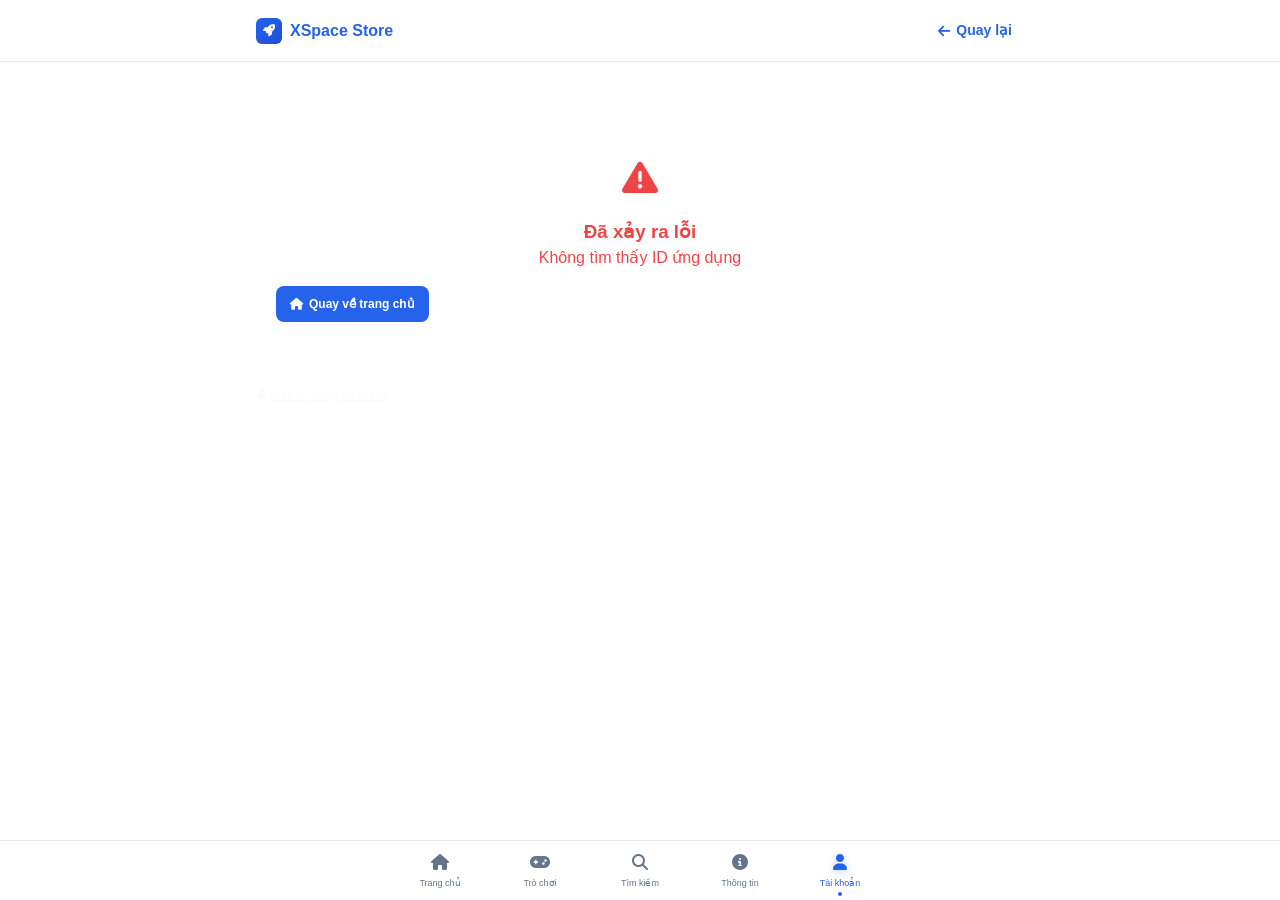
<file: app-detail.html>
<!DOCTYPE html>
<html lang="vi">
<head>
    <meta charset="UTF-8">
    <meta name="viewport" content="width=device-width, initial-scale=1.0">
    <title>Chi tiết ứng dụng - XSpace Store</title>
    <link rel="icon" href="https://i.imgur.com/k0zikhA.png" type="image/x-icon">
    <link rel="stylesheet" href="https://cdnjs.cloudflare.com/ajax/libs/font-awesome/6.4.0/css/all.min.css">
    <style>
        /* CSS giữ nguyên từ code cũ */
        * {
            margin: 0;
            padding: 0;
            box-sizing: border-box;
            font-family: 'SF Pro Display', -apple-system, BlinkMacSystemFont, sans-serif;
            transition: background-color 0.4s cubic-bezier(0.4, 0, 0.2, 1),
                        color 0.4s cubic-bezier(0.4, 0, 0.2, 1),
                        border-color 0.4s cubic-bezier(0.4, 0, 0.2, 1),
                        box-shadow 0.4s cubic-bezier(0.4, 0, 0.2, 1);
        }

        :root {
            --primary: #2563eb;
            --primary-dark: #1d4ed8;
            --primary-light: #dbeafe;
            --secondary: #f59e0b;
            --background: #ffffff;
            --surface: #f8fafc;
            --text-primary: #1e293b;
            --text-secondary: #64748b;
            --text-muted: #94a3b8;
            --border: #e2e8f0;
            --success: #10b981;
            --danger: #ef4444;
            --warning: #f59e0b;
            --card-shadow: 0 1px 3px 0 rgba(0, 0, 0, 0.1), 0 1px 2px 0 rgba(0, 0, 0, 0.06);
            --nav-height: 50px;
        }

        [data-theme="dark"] {
            --primary: #3b82f6;
            --primary-dark: #1d4ed8;
            --primary-light: #1e293b;
            --secondary: #f59e0b;
            --background: #0f172a;
            --surface: #1e293b;
            --text-primary: #f1f5f9;
            --text-secondary: #cbd5e1;
            --text-muted: #94a3b8;
            --border: #334155;
            --success: #10b981;
            --danger: #ef4444;
            --warning: #f59e0b;
            --card-shadow: 0 1px 3px 0 rgba(0, 0, 0, 0.3), 0 1px 2px 0 rgba(0, 0, 0, 0.2);
        }

        html {
            background-color: var(--background);
        }

        body {
            background: var(--background);
            color: var(--text-primary);
            line-height: 1.5;
            min-height: 100vh;
            padding-bottom: var(--nav-height);
        }

        .container {
            max-width: 800px;
            margin: 0 auto;
            padding: 0 16px;
        }

        /* Header */
        .header {
            background: var(--background);
            border-bottom: 1px solid var(--border);
            position: sticky;
            top: 0;
            z-index: 100;
            backdrop-filter: blur(10px);
        }

        .header-content {
            display: flex;
            align-items: center;
            justify-content: space-between;
            padding: 12px 0;
        }

        .logo {
            display: flex;
            align-items: center;
            gap: 8px;
            font-size: 16px;
            font-weight: 700;
            color: var(--primary);
            text-decoration: none;
        }

        .logo-icon {
            background: linear-gradient(135deg, var(--primary), var(--primary-dark));
            width: 26px;
            height: 26px;
            border-radius: 6px;
            display: flex;
            align-items: center;
            justify-content: center;
            color: white;
            font-size: 12px;
        }

        .back-btn {
            display: flex;
            align-items: center;
            gap: 6px;
            color: var(--primary);
            text-decoration: none;
            font-weight: 600;
            padding: 8px 12px;
            border-radius: 8px;
            transition: all 0.3s ease;
            font-size: 14px;
        }

        .back-btn:hover {
            background: var(--primary-light);
        }

        /* Custom Alert Styles */
        .custom-alert-overlay {
            position: fixed;
            top: 0;
            left: 0;
            right: 0;
            bottom: 0;
            background: rgba(0, 0, 0, 0.7);
            display: none;
            align-items: center;
            justify-content: center;
            z-index: 2000;
            padding: 20px;
        }

        .custom-alert {
            background: var(--surface);
            border-radius: 16px;
            padding: 25px;
            max-width: 400px;
            width: 100%;
            box-shadow: 0 10px 40px rgba(0, 0, 0, 0.3);
            animation: alertSlideIn 0.3s ease-out;
            border: 1px solid var(--border);
            position: relative;
        }

        @keyframes alertSlideIn {
            from {
                opacity: 0;
                transform: translateY(-30px) scale(0.95);
            }
            to {
                opacity: 1;
                transform: translateY(0) scale(1);
            }
        }

        .custom-alert-header {
            display: flex;
            align-items: center;
            gap: 12px;
            margin-bottom: 15px;
        }

        .alert-icon {
            width: 40px;
            height: 40px;
            border-radius: 50%;
            display: flex;
            align-items: center;
            justify-content: center;
            font-size: 18px;
            flex-shrink: 0;
        }

        .alert-icon.success {
            background: rgba(16, 185, 129, 0.15);
            color: var(--success);
        }

        .alert-icon.warning {
            background: rgba(245, 158, 11, 0.15);
            color: var(--warning);
        }

        .alert-icon.error {
            background: rgba(239, 68, 68, 0.15);
            color: var(--danger);
        }

        .alert-icon.info {
            background: rgba(59, 130, 246, 0.15);
            color: var(--primary);
        }

        .alert-title {
            font-size: 18px;
            font-weight: 700;
            color: var(--text-primary);
            margin: 0;
        }

        .alert-message {
            color: var(--text-secondary);
            font-size: 13px;
            line-height: 1.5;
            margin-bottom: 20px;
        }

        .alert-buttons {
            display: flex;
            gap: 10px;
            justify-content: flex-end;
        }

        .alert-btn {
            padding: 10px 20px;
            border-radius: 8px;
            border: none;
            font-weight: 600;
            font-size: 12px;
            cursor: pointer;
            transition: all 0.2s ease;
            display: flex;
            align-items: center;
            gap: 6px;
        }

        .alert-btn.primary {
            background: var(--primary);
            color: white;
        }

        .alert-btn.primary:hover {
            background: var(--primary-dark);
            transform: translateY(-1px);
        }

        .alert-btn.secondary {
            background: var(--surface);
            color: var(--text-primary);
            border: 1px solid var(--border);
        }

        .alert-btn.secondary:hover {
            background: var(--border);
        }

        .alert-btn.warning {
            background: var(--warning);
            color: white;
        }

        .alert-btn.warning:hover {
            background: #d97706;
            transform: translateY(-1px);
        }

        /* VIP Crown Icon */
        .vip-crown-icon {
            color: #f59e0b;
            font-size: 14px;
            margin-left: -3px;
            margin-bottom: 1.5px;
            display: inline-flex;
            align-items: center;
            justify-content: center;
        }

        /* App Icon with VIP Badge */
        .app-icon-container {
            position: relative;
            width: 135px;
            height: 135px;
            flex-shrink: 0;
        }

        .app-icon-large {
            width: 100%;
            height: 100%;
            border-radius: 21px;
            object-fit: contain;
            padding: 6px;
        }

        .app-badge-overlay {
            position: absolute;
            top: -6px;
            right: -6px;
            z-index: 10;
        }

        .vip-badge {
            background: linear-gradient(135deg, #ff9500 0, #ff6b00 100%);
            color: #fff;
            bottom: -11px;
            left: -6px;
            font-size: 12px;
            font-weight: 800;
            padding: 4px 8px;
            border-radius: 10px;
            display: flex;
            align-items: center;
            justify-content: center;
            box-shadow: 0 2px 8px rgba(255, 107, 0, 0.4);
            position: relative;
            overflow: hidden;
            letter-spacing: 0.5px;
            min-width: 40px;
            height: 20px;
        }

        /* Animation cho VIP badge */
        .vip-badge::before {
            content: '';
            position: absolute;
            top: -50%;
            left: -60%;
            width: 20px;
            height: 200%;
            background: linear-gradient(to right, rgba(255, 255, 255, 0) 0%, rgba(255, 255, 255, 0.4) 50%, rgba(255, 255, 255, 0) 100%);
            transform: rotate(30deg);
            animation: shine 3s infinite linear;
        }

        @keyframes shine {
            0% {
                left: -60%;
            }
            20% {
                left: 100%;
            }
            100% {
                left: 100%;
            }
        }

        .vip-badge::after {
            content: '⚡VIP';
        }

        /* App Detail */
        .app-detail {
            padding: 30px 0;
        }

        .app-header {
            display: flex;
            gap: 20px;
            margin-bottom: 30px;
            align-items: flex-start;
        }

        .app-info {
            flex: 1;
        }

        .app-title {
            font-size: 22px;
            font-weight: 700;
            margin-bottom: 6px;
            color: var(--text-primary);
            display: flex;
            align-items: center;
            flex-wrap: wrap;
            gap: 8px;
        }

        .app-developer {
            color: var(--text-secondary);
            font-size: 14px;
            margin-bottom: 10px;
            font-weight: 500;
        }

        .app-meta {
            display: flex;
            gap: 16px;
            margin-bottom: 12px;
            flex-wrap: wrap;
        }

        .meta-item {
            display: flex;
            flex-direction: column;
            gap: 4px;
        }

        .meta-label {
            font-size: 11px;
            color: var(--text-muted);
            font-weight: 500;
        }

        .meta-value {
            font-size: 13px;
            font-weight: 600;
            color: var(--text-primary);
        }

        .app-tags {
            display: flex;
            gap: 6px;
            flex-wrap: wrap;
            align-items: center;
        }

        .app-tag {
            background: var(--primary-light);
            color: var(--primary);
            padding: 4px 10px;
            border-radius: 8px;
            font-size: 11px;
            font-weight: 500;
        }

        /* Download Section */
        .download-section {
            background: var(--surface);
            border-radius: 12px;
            padding: 14px 16px;
            margin-bottom: 20px;
            border: 1px solid var(--border);
            box-shadow: var(--card-shadow);
        }

        .download-title {
            font-size: 16px;
            font-weight: 700;
            margin-bottom: 10px;
            color: var(--text-primary);
        }

        .download-options {
            display: flex;
            gap: 8px;
            flex-wrap: wrap;
        }

        .download-btn {
            background: var(--primary);
            color: white;
            border: none;
            padding: 8px 14px;
            border-radius: 8px;
            font-weight: 600;
            cursor: pointer;
            transition: all 0.3s ease;
            display: flex;
            align-items: center;
            gap: 5px;
            font-size: 12px;
            flex: 1;
            min-width: 120px;
            justify-content: center;
            height: 36px;
        }

        .download-btn:hover {
            background: var(--primary-dark);
            transform: translateY(-1px);
            box-shadow: 0 2px 6px rgba(37, 99, 235, 0.2);
        }

        .download-btn-secondary {
            background: var(--surface);
            color: var(--text-primary);
            border: 1px solid var(--border);
        }

        .download-btn-secondary:hover {
            background: var(--border);
            transform: translateY(-1px);
            box-shadow: 0 2px 6px rgba(0, 0, 0, 0.08);
        }

        .download-btn-premium {
            background: linear-gradient(135deg, #f59e0b, #eab308);
            color: white;
        }

        .download-btn-premium:hover {
            background: linear-gradient(135deg, #eab308, #d97706);
            transform: translateY(-1px);
            box-shadow: 0 2px 6px rgba(245, 158, 11, 0.2);
        }

        .download-btn:disabled {
            background: var(--text-muted);
            cursor: not-allowed;
            transform: none;
            box-shadow: none;
        }

        .download-info {
            margin-top: 8px;
            font-size: 10px;
            color: var(--text-muted);
            display: flex;
            align-items: center;
            gap: 4px;
        }

        /* Description Section */
        .description-section {
            margin-bottom: 25px;
        }

        .section-title {
            font-size: 16px;
            font-weight: 700;
            margin-bottom: 10px;
            color: var(--text-primary);
        }

        .app-description-check {
            background: var(--surface);
            padding: 14px;
            border-radius: 10px;
            border: 1px solid var(--border);
            font-size: 12.5px;
            line-height: 1.4;
        }

        .description-item {
            display: flex;
            align-items: flex-start;
            gap: 8px;
            margin-bottom: 6px;
        }

        .description-item:last-child {
            margin-bottom: 0;
        }

        .check-icon-container {
            background: var(--primary);
            color: white;
            width: 16px;
            height: 16px;
            border-radius: 50%;
            display: flex;
            align-items: center;
            justify-content: center;
            font-size: 7px;
            flex-shrink: 0;
            margin-top: 1px;
        }

        .description-text {
            color: var(--text-secondary);
            line-height: 1.4;
            font-size: 12.5px;
            flex: 1;
        }

        /* Screenshots Section */
        .screenshots-section {
            margin-bottom: 25px;
        }

        .screenshots-container {
            position: relative;
            width: 100%;
            margin: 0 auto;
        }

        .screenshots-wrapper {
            display: flex;
            overflow-x: auto;
            overflow-y: hidden;
            scroll-behavior: smooth;
            -webkit-overflow-scrolling: touch;
            padding: 10px 0 20px 0;
            gap: 12px;
            scrollbar-width: thin;
            scrollbar-color: var(--primary-light) var(--surface);
        }

        .screenshots-wrapper::-webkit-scrollbar {
            height: 6px;
        }

        .screenshots-wrapper::-webkit-scrollbar-track {
            background: var(--surface);
            border-radius: 3px;
        }

        .screenshots-wrapper::-webkit-scrollbar-thumb {
            background: var(--primary-light);
            border-radius: 3px;
        }

        .screenshots-wrapper::-webkit-scrollbar-thumb:hover {
            background: var(--primary);
        }

        .screenshot-item {
            flex: 0 0 auto;
            width: 220px;
        }

        .screenshot {
            width: 100%;
            height: auto;
            max-height: 400px;
            border-radius: 12px;
            display: block;
            box-shadow: 0 2px 8px rgba(0, 0, 0, 0.1);
            transition: transform 0.3s ease, box-shadow 0.3s ease;
        }

        .screenshot:hover {
            transform: translateY(-2px);
            box-shadow: 0 4px 12px rgba(0, 0, 0, 0.15);
        }

        .no-screenshots-message {
            background: var(--surface);
            border-radius: 12px;
            padding: 30px 20px;
            text-align: center;
            border: 1px solid var(--border);
            margin: 10px 0;
        }

        .no-screenshots-icon {
            font-size: 40px;
            color: var(--text-muted);
            margin-bottom: 15px;
        }

        .no-screenshots-text {
            color: var(--text-secondary);
            font-size: 14px;
            line-height: 1.5;
        }

        .screenshot-nav {
            position: absolute;
            top: 50%;
            transform: translateY(-50%);
            background: var(--surface);
            border: 1px solid var(--border);
            width: 36px;
            height: 36px;
            border-radius: 50%;
            display: flex;
            align-items: center;
            justify-content: center;
            cursor: pointer;
            z-index: 10;
            transition: all 0.3s ease;
            color: var(--primary);
            font-size: 16px;
            opacity: 0.8;
            box-shadow: 0 2px 6px rgba(0, 0, 0, 0.1);
        }

        .screenshot-nav:hover {
            background: var(--primary);
            color: white;
            opacity: 1;
            transform: translateY(-50%) scale(1.1);
            box-shadow: 0 4px 8px rgba(37, 99, 235, 0.2);
        }

        .screenshot-nav.prev {
            left: 10px;
            display: none;
        }

        .screenshot-nav.next {
            right: 10px;
            display: none;
        }

        .screenshot-counter {
            text-align: center;
            margin-top: 10px;
            color: var(--text-muted);
            font-size: 12px;
        }

        /* Loading */
        .loading {
            text-align: center;
            padding: 60px 20px;
            color: var(--text-secondary);
        }

        .loading-spinner {
            border: 2px solid var(--border);
            border-top: 2px solid var(--primary);
            border-radius: 50%;
            width: 30px;
            height: 30px;
            animation: spin 1s linear infinite;
            margin: 0 auto 12px;
        }

        @keyframes spin {
            0% { transform: rotate(0deg); }
            100% { transform: rotate(360deg); }
        }

        /* Error Message */
        .error-message {
            text-align: center;
            padding: 60px 20px;
            color: var(--danger);
        }

        .error-icon {
            font-size: 36px;
            margin-bottom: 12px;
            color: var(--danger);
        }

        /* Login Prompt */
        .login-prompt {
            background: var(--surface);
            border-radius: 12px;
            padding: 16px;
            margin-bottom: 20px;
            border: 1px solid var(--border);
            text-align: center;
        }

        .login-prompt p {
            margin-bottom: 12px;
            color: var(--text-secondary);
            font-size: 13px;
        }

        /* Retry Button */
        .retry-btn {
            background: var(--primary);
            color: white;
            border: none;
            padding: 8px 16px;
            border-radius: 8px;
            font-weight: 600;
            cursor: pointer;
            transition: all 0.3s ease;
            display: inline-flex;
            align-items: center;
            gap: 6px;
            font-size: 13px;
            margin-top: 15px;
        }

        .retry-btn:hover {
            background: var(--primary-dark);
            transform: translateY(-1px);
        }

        /* Debug Info */
        .debug-info {
            background: var(--surface);
            border: 1px solid var(--border);
            border-radius: 8px;
            padding: 10px;
            margin-top: 10px;
            font-size: 11px;
            color: var(--text-muted);
            display: none;
        }

        .debug-toggle {
            color: #f9fafc;
            cursor: pointer;
            font-size: 11px;
            margin-top: 5px;
            display: inline-block;
            text-decoration: underline;
        }

        [data-theme="dark"] .debug-toggle {
            color: #0e172a;
        }

        /* Share Button */
        .share-btn-container {
            display: flex;
            justify-content: flex-end;
            margin-top: 10px;
        }

        .share-btn {
            background: var(--surface);
            border: 1px solid var(--border);
            color: var(--text-secondary);
            padding: 6px 12px;
            border-radius: 6px;
            font-size: 11px;
            cursor: pointer;
            transition: all 0.3s ease;
            display: flex;
            align-items: center;
            gap: 5px;
        }

        .share-btn:hover {
            background: var(--border);
            color: var(--text-primary);
        }

        /* Bottom Navigation */
        .bottom-nav {
            position: fixed;
            bottom: 0;
            left: 0;
            right: 0;
            background: var(--background);
            border-top: 1px solid var(--border);
            padding: 6px 0;
            z-index: 1000;
        }

        .nav-items {
            display: flex;
            justify-content: space-around;
            align-items: center;
            max-width: 500px;
            margin: 0 auto;
        }

        .nav-item {
            display: flex;
            flex-direction: column;
            align-items: center;
            text-decoration: none;
            color: var(--text-secondary);
            transition: all 0.3s cubic-bezier(0.4, 0, 0.2, 1);
            flex: 1;
            padding: 4px 0;
            border-radius: 8px;
            position: relative;
        }

        .nav-item.active {
            color: var(--primary);
        }

        .nav-item.active::after {
            content: '';
            position: absolute;
            bottom: -2px;
            left: 50%;
            transform: translateX(-50%);
            width: 4px;
            height: 4px;
            background-color: var(--primary);
            border-radius: 50%;
            animation: pulse-dot 2s infinite;
        }

        @keyframes pulse-dot {
            0%, 100% {
                opacity: 0.5;
                transform: translateX(-50%) scale(1);
            }
            50% {
                opacity: 1;
                transform: translateX(-50%) scale(1.2);
            }
        }

        .nav-icon {
            font-size: 16px;
            margin-bottom: 2px;
            transition: all 0.3s cubic-bezier(0.4, 0, 0.2, 1);
            position: relative;
        }

        .nav-item.active .nav-icon {
            color: var(--primary);
            filter: drop-shadow(0 2px 4px rgba(37, 99, 235, 0.3));
        }

        .nav-label {
            font-size: 9px;
            font-weight: 500;
            transition: all 0.3s cubic-bezier(0.4, 0, 0.2, 1);
        }

        /* Responsive Design */
        @media (max-width: 768px) {
            .container {
                padding: 0 20px;
            }
            
            .app-header {
                flex-direction: row;
                text-align: left;
                gap: 16px;
            }
            
            .app-icon-container {
                width: 120px;
                height: 120px;
            }
            
            .app-icon-large {
                width: 100%;
                height: 100%;
            }
            
            .app-title {
                font-size: 20px;
            }
            
            .download-options {
                flex-direction: row;
            }
            
            .download-btn {
                min-width: 110px;
                font-size: 11.5px;
                padding: 7px 12px;
                height: 34px;
            }
            
            .screenshot-item {
                width: 200px;
            }
            
            .screenshot-nav {
                width: 32px;
                height: 32px;
                font-size: 14px;
            }
            
            .custom-alert {
                padding: 20px;
                margin: 0 15px;
            }
            
            .nav-label {
                font-size: 8px;
            }
            
            .nav-item.active::after {
                width: 3px;
                height: 3px;
            }
        }

        @media (max-width: 480px) {
            .container {
                padding: 0 16px;
            }
            
            .app-detail {
                padding: 20px 0;
            }
            
            .app-header {
                flex-direction: row;
                align-items: flex-start;
                gap: 12px;
                margin-bottom: 20px;
            }
            
            .app-icon-container {
                width: 100px;
                height: 100px;
            }
            
            .app-icon-large {
                border-radius: 18px;
            }
            
            .vip-badge {
                font-size: 8px;
                padding: 3px 6px;
                min-width: 35px;
                height: 18px;
                border-radius: 8px;
            }
            
            .app-info {
                flex: 1;
            }
            
            .app-title {
                font-size: 18px;
                margin-bottom: 4px;
            }
            
            .app-developer {
                font-size: 13px;
                margin-bottom: 8px;
            }
            
            .app-meta {
                gap: 12px;
                margin-bottom: 10px;
            }
            
            .meta-item {
                gap: 2px;
            }
            
            .meta-label {
                font-size: 10px;
            }
            
            .meta-value {
                font-size: 12px;
            }
            
            .app-tag {
                font-size: 10px;
                padding: 3px 8px;
            }
            
            .download-section {
                padding: 10px 12px;
                margin-bottom: 18px;
                border-radius: 10px;
            }
            
            .download-title {
                font-size: 14px;
                margin-bottom: 8px;
            }
            
            .download-options {
                flex-direction: column;
                gap: 6px;
            }
            
            .download-btn {
                width: 100%;
                min-width: auto;
                padding: 8px 12px;
                font-size: 12px;
                height: 34px;
                border-radius: 7px;
            }
            
            .download-info {
                font-size: 9px;
                margin-top: 6px;
            }
            
            .section-title {
                font-size: 14px;
                margin-bottom: 8px;
            }
            
            .app-description-check {
                padding: 10px;
                font-size: 11.5px;
                line-height: 1.35;
                border-radius: 8px;
            }
            
            .description-item {
                gap: 6px;
                margin-bottom: 5px;
            }
            
            .check-icon-container {
                width: 14px;
                height: 14px;
                font-size: 6px;
                margin-top: 0;
            }
            
            .description-text {
                font-size: 11.5px;
                line-height: 1.35;
            }
            
            .screenshots-section {
                margin-bottom: 20px;
            }
            
            .screenshot-item {
                width: 180px;
            }
            
            .screenshot {
                max-height: 350px;
            }
            
            .screenshot-nav {
                width: 30px;
                height: 30px;
                font-size: 13px;
            }
            
            .no-screenshots-message {
                padding: 25px 15px;
            }
            
            .no-screenshots-icon {
                font-size: 35px;
            }
            
            .no-screenshots-text {
                font-size: 13px;
            }
            
            .custom-alert {
                padding: 15px;
                margin: 0 10px;
            }
            
            .alert-title {
                font-size: 16px;
            }
            
            .alert-message {
                font-size: 12px;
            }
            
            .alert-btn {
                padding: 8px 16px;
                font-size: 11px;
            }
            
            .nav-label {
                font-size: 7px;
            }
        }
        
        /* AUTO REFRESH SYSTEM STYLES (ẩn hoàn toàn) */
        .auto-refresh-indicator {
            display: none !important;
        }
    </style>
</head>
<body>
    <!-- Custom Alert Overlay -->
    <div class="custom-alert-overlay" id="customAlertOverlay">
        <div class="custom-alert" id="customAlert">
            <div class="custom-alert-header">
                <div class="alert-icon info" id="alertIcon">
                    <i class="fas fa-info-circle"></i>
                </div>
                <h3 class="alert-title" id="alertTitle">Thông báo</h3>
            </div>
            <div class="alert-message" id="alertMessage">
                Nội dung thông báo sẽ hiển thị ở đây...
            </div>
            <div class="alert-buttons" id="alertButtons">
                <button class="alert-btn primary" id="alertPrimaryBtn">
                    OK
                </button>
            </div>
        </div>
    </div>

    <!-- Header -->
    <header class="header">
        <div class="container">
            <div class="header-content">
                <a href="index.html" class="logo">
                    <div class="logo-icon">
                        <i class="fas fa-rocket"></i>
                    </div>
                    XSpace Store
                </a>
                <a href="index.html" class="back-btn">
                    <i class="fas fa-arrow-left"></i>
                    Quay lại
                </a>
            </div>
        </div>
    </header>

    <!-- App Detail -->
    <main class="container">
        <div class="app-detail">
            <!-- Login Prompt -->
            <div class="login-prompt" id="loginPrompt" style="display: none;">
                <p>Vui lòng đăng nhập để tải ứng dụng</p>
                <button class="download-btn" onclick="window.location.href='account.html'">
                    <i class="fas fa-sign-in-alt"></i>
                    Đăng nhập ngay
                </button>
            </div>

            <div id="appContent">
                <!-- Nội dung sẽ được thêm bằng JavaScript -->
            </div>
            
            <!-- Share Button -->
            <div class="share-btn-container" style="display: none;" id="shareBtnContainer">
                <button class="share-btn" onclick="appDetail.shareApp()">
                    <i class="fas fa-share-alt"></i>
                    Chia sẻ
                </button>
            </div>
            
            <!-- Debug Info (ẩn mặc định) -->
            <div id="debugInfo" class="debug-info">
                <div id="debugContent"></div>
            </div>
            <div class="debug-toggle" onclick="appDetail.toggleDebug()">
                <i class="fas fa-bug"></i> Hiển thị thông tin debug
            </div>
        </div>
    </main>

    <!-- Bottom Navigation -->
    <nav class="bottom-nav">
        <div class="container">
            <div class="nav-items">
                <a href="index.html" class="nav-item" data-view="home">
                    <div class="nav-icon">
                        <i class="fas fa-home"></i>
                    </div>
                    <div class="nav-label">Trang chủ</div>
                </a>
                <a href="index.html#gamesSection" class="nav-item" data-view="games">
                    <div class="nav-icon">
                        <i class="fas fa-gamepad"></i>
                    </div>
                    <div class="nav-label">Trò chơi</div>
                </a>
                <a href="index.html" class="nav-item" data-view="search" id="searchNavItem">
                    <div class="nav-icon">
                        <i class="fas fa-search"></i>
                    </div>
                    <div class="nav-label">Tìm kiếm</div>
                </a>
                <a href="info.html" class="nav-item">
                    <div class="nav-icon">
                        <i class="fas fa-info-circle"></i>
                    </div>
                    <div class="nav-label">Thông tin</div>
                </a>
                <a href="account.html" class="nav-item active">
                    <div class="nav-icon">
                        <i class="fas fa-user"></i>
                    </div>
                    <div class="nav-label">Tài khoản</div>
                </a>
            </div>
        </div>
    </nav>

    <!-- AUTO REFRESH SYSTEM (ẩn hoàn toàn) -->
    <div class="auto-refresh-indicator" id="autoRefreshIndicator">
        <i class="fas fa-sync-alt"></i>
        <span>Đang cập nhật...</span>
    </div>

    <!-- JavaScript -->
    <script src="js/config.js"></script>
    <script src="js/app-detail.js"></script>
    
    <!-- AUTO REFRESH SYSTEM -->
    <script>
        // AUTO REFRESH SYSTEM FOR APP DETAIL PAGE
        class AutoRefreshSystem {
            constructor() {
                this.refreshInterval = null;
                this.lastRefreshTime = null;
                this.init();
            }
            
            init() {
                console.log('🔄 Initializing auto refresh system for app detail page');
                
                // Kiểm tra và bắt đầu auto refresh nếu có user đăng nhập
                this.checkAndStartAutoRefresh();
                
                // Theo dõi sự kiện storage để phát hiện khi user đăng nhập/đăng xuất từ tab khác
                window.addEventListener('storage', (e) => {
                    if (e.key === 'currentUser') {
                        console.log('🔄 User data changed, updating auto refresh...');
                        this.checkAndStartAutoRefresh();
                    }
                });
                
                // Dừng auto refresh khi rời trang
                window.addEventListener('beforeunload', () => {
                    this.stopAutoRefresh();
                });
            }
            
            checkAndStartAutoRefresh() {
                const currentUser = this.getCurrentUser();
                
                if (currentUser && currentUser.email) {
                    this.startAutoRefresh(currentUser.email);
                } else {
                    this.stopAutoRefresh();
                }
            }
            
            getCurrentUser() {
                try {
                    const userStr = localStorage.getItem('currentUser');
                    return userStr ? JSON.parse(userStr) : null;
                } catch (e) {
                    return null;
                }
            }
            
            startAutoRefresh(userEmail) {
                if (!userEmail) return;
                
                // Dừng interval cũ nếu có
                if (this.refreshInterval) {
                    clearInterval(this.refreshInterval);
                }
                
                // Thực hiện refresh ngay lập tức
                this.performAutoRefresh(userEmail);
                
                // Thiết lập interval tự động refresh mỗi 5 giây
                this.refreshInterval = setInterval(() => {
                    this.performAutoRefresh(userEmail);
                }, 5000);
                
                console.log('🔄 Auto refresh started for app detail page');
            }
            
            stopAutoRefresh() {
                if (this.refreshInterval) {
                    clearInterval(this.refreshInterval);
                    this.refreshInterval = null;
                    console.log('🛑 Auto refresh stopped for app detail page');
                }
            }
            
            async performAutoRefresh(userEmail) {
                try {
                    const response = await fetch(`${CONFIG.GOOGLE_SCRIPT_URL}?action=autoRefreshUser&email=${encodeURIComponent(userEmail)}`);
                    const result = await response.json();
                    
                    if (result.success && result.autoRefreshed) {
                        const userData = result.data;
                        
                        // Cập nhật thông tin user trong localStorage
                        localStorage.setItem('currentUser', JSON.stringify(userData));
                        
                        this.lastRefreshTime = new Date().toLocaleTimeString('vi-VN');
                        console.log('✅ App detail page auto refreshed at:', this.lastRefreshTime);
                        
                        // Kiểm tra và cập nhật quyền VIP nếu cần
                        this.checkAndUpdateVIPAccess(userData);
                    }
                } catch (error) {
                    console.error('❌ Auto refresh error:', error);
                }
            }
            
            checkAndUpdateVIPAccess(userData) {
                // Kiểm tra nếu user vừa được nâng cấp/downgrade VIP
                const oldUserStr = localStorage.getItem('currentUser_old_detail') || '{}';
                const oldUser = JSON.parse(oldUserStr);
                
                if (oldUser.packageType !== userData.packageType) {
                    console.log('🔍 User package changed from', oldUser.packageType, 'to', userData.packageType);
                    
                    // Nếu user bị downgrade từ VIP về free, có thể cần refresh page để cập nhật quyền truy cập
                    if (userData.packageType === 'free' && oldUser.packageType !== 'free') {
                        console.log('⚠️ User downgraded to free, checking app access...');
                        
                        // Nếu app hiện tại là VIP only, có thể cần thông báo cho user
                        if (window.appDetail && window.appDetail.currentAppData) {
                            const app = window.appDetail.currentAppData;
                            const isVipOnly = app.viplink1 && !app.downloadlink;
                            
                            if (isVipOnly) {
                                console.log('⚠️ Current app is VIP only, user lost access');
                                // Có thể thêm thông báo ở đây nếu cần
                            }
                        }
                    }
                }
                
                // Lưu user hiện tại để so sánh lần sau
                localStorage.setItem('currentUser_old_detail', JSON.stringify(userData));
            }
        }
        
        // THEME MANAGEMENT
        class ThemeManager {
            constructor() {
                this.htmlElement = document.documentElement;
                this.init();
            }
            
            init() {
                const savedTheme = localStorage.getItem('theme');
                
                if (savedTheme === 'dark') {
                    this.setTheme('dark');
                } else {
                    this.setTheme('light');
                    if (!savedTheme) {
                        localStorage.setItem('theme', 'light');
                    }
                }
            }
            
            setTheme(theme) {
                const isDark = theme === 'dark';
                this.htmlElement.setAttribute('data-theme', isDark ? 'dark' : 'light');
                localStorage.setItem('theme', isDark ? 'dark' : 'light');
                
                this.updateMetaThemeColor(isDark);
            }
            
            updateMetaThemeColor(isDark) {
                const themeColor = isDark ? '#0f172a' : '#ffffff';
                
                let metaThemeColor = document.querySelector('meta[name="theme-color"]');
                if (!metaThemeColor) {
                    metaThemeColor = document.createElement('meta');
                    metaThemeColor.name = 'theme-color';
                    document.head.appendChild(metaThemeColor);
                }
                metaThemeColor.content = themeColor;
            }
        }
        
        // NAVIGATION EFFECTS
        class NavigationManager {
            constructor() {
                this.navItems = document.querySelectorAll('.nav-item');
                this.init();
            }
            
            init() {
                this.navItems.forEach(item => {
                    // Hiệu ứng hover
                    item.addEventListener('mouseenter', () => this.handleNavHover(item, true));
                    item.addEventListener('mouseleave', () => this.handleNavHover(item, false));
                    
                    // Hiệu ứng click
                    item.addEventListener('click', (e) => this.handleNavClick(item, e));
                });
            }
            
            handleNavHover(item, isEnter) {
                const icon = item.querySelector('.nav-icon');
                const label = item.querySelector('.nav-label');
                
                if (isEnter) {
                    icon.style.transform = 'translateY(-4px) scale(1.1)';
                    label.style.transform = 'translateY(2px)';
                    if (!item.classList.contains('active')) {
                        item.style.color = 'var(--primary)';
                    }
                } else {
                    icon.style.transform = 'translateY(0) scale(1)';
                    label.style.transform = 'translateY(0)';
                    if (!item.classList.contains('active')) {
                        item.style.color = '';
                    }
                }
            }
            
            handleNavClick(item, e) {
                if (!item.href || item.href.includes('#')) {
                    return;
                }
                
                this.navItems.forEach(navItem => {
                    navItem.classList.remove('active');
                    const navIcon = navItem.querySelector('.nav-icon');
                    navIcon.style.transform = 'translateY(0) scale(1)';
                });
                
                item.classList.add('active');
                const icon = item.querySelector('.nav-icon');
                icon.style.transform = 'translateY(-4px) scale(1.1)';
                
                setTimeout(() => {
                    icon.style.transform = 'translateY(-2px) scale(1.05)';
                }, 150);
                
                setTimeout(() => {
                    icon.style.transform = 'translateY(-4px) scale(1.1)';
                }, 300);
            }
        }
        
        // Khởi tạo khi trang được tải
        document.addEventListener('DOMContentLoaded', () => {
            // Khởi tạo theme manager
            const themeManager = new ThemeManager();
            
            // Khởi tạo navigation manager
            const navigationManager = new NavigationManager();
            
            // Khởi tạo auto refresh system
            const autoRefreshSystem = new AutoRefreshSystem();
            
            // Áp dụng theme ngay lập tức để tránh flash
            const savedTheme = localStorage.getItem('theme');
            if (savedTheme === 'dark') {
                document.documentElement.setAttribute('data-theme', 'dark');
            }
            
            console.log('✅ App detail page fully initialized with auto refresh system');
        });
    </script>
</body>
</html>
</file>
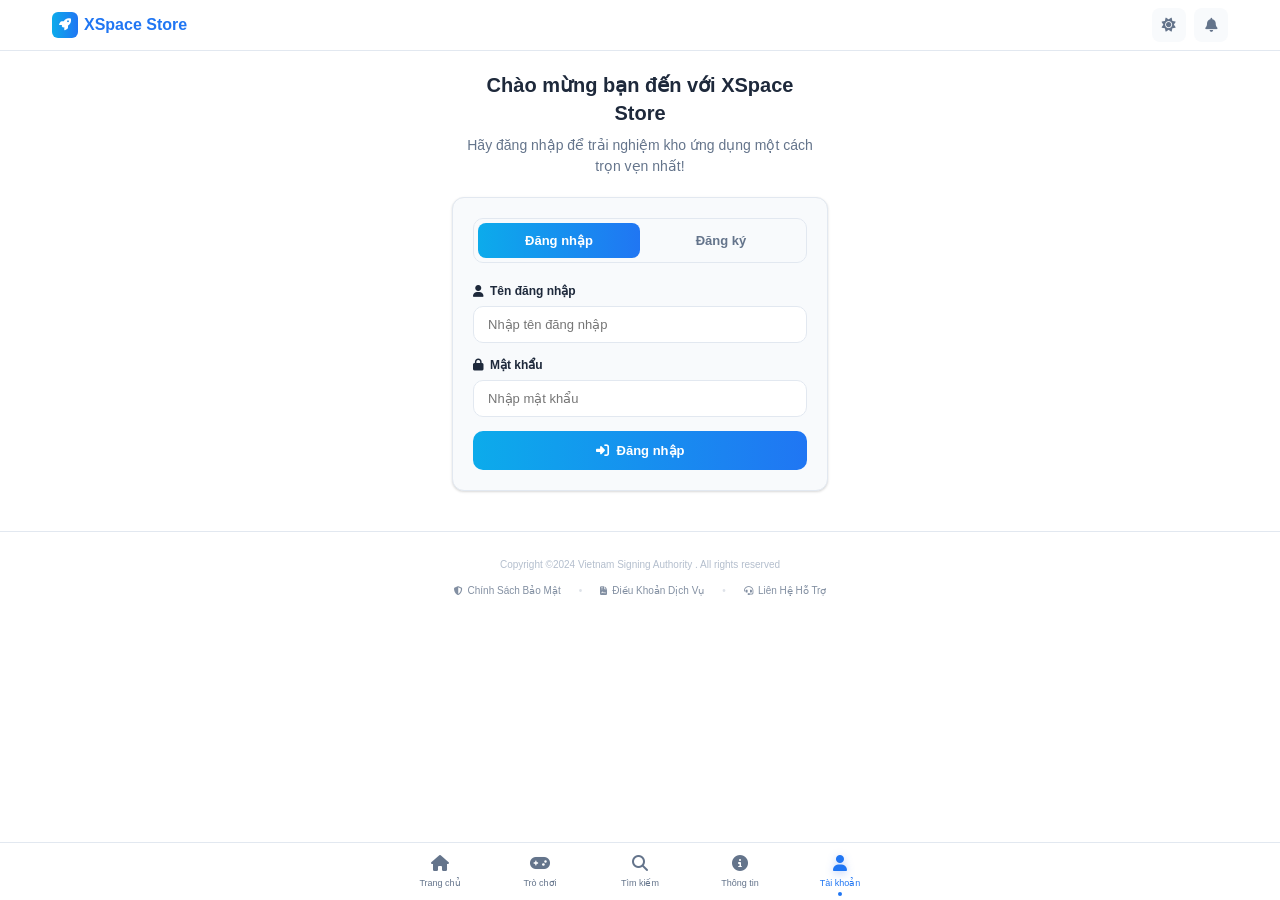
<file: payment.html>
<!DOCTYPE html>
<html lang="vi">
<head>
    <meta charset="UTF-8">
    <meta name="viewport" content="width=device-width, initial-scale=1.0">
    <title>Nâng cấp Premium - XSpace Store</title>
    <link rel="icon" href="https://i.imgur.com/k0zikhA.png" type="image/x-icon">
    <link rel="stylesheet" href="https://cdnjs.cloudflare.com/ajax/libs/font-awesome/6.4.0/css/all.min.css">
    
    <style>
        * {
            margin: 0;
            padding: 0;
            box-sizing: border-box;
            font-family: 'SF Pro Display', -apple-system, BlinkMacSystemFont, sans-serif;
        }

        :root {
            --primary: #2076f3;
            --primary-dark: #0cabeb;
            --primary-light: #e1f0ff;
            --background: #ffffff;
            --surface: #f8fafc;
            --text-primary: #1e293b;
            --text-secondary: #64748b;
            --text-muted: #94a3b8;
            --border: #e2e8f0;
            --success: #10b981;
            --danger: #ef4444;
            --warning: #f59e0b;
            --trial: linear-gradient(135deg, #10b981, #059669); /* Xanh lá cây */
            --basic: linear-gradient(135deg, #3b82f6, #1d4ed8);
            --plus: linear-gradient(135deg, #f59e0b, #eab308, #f97316);
            --premium: linear-gradient(135deg, #ef4444, #dc2626);
            --card-shadow: 0 1px 3px rgba(0,0,0,0.1), 0 1px 2px rgba(0,0,0,0.06);
            --card-shadow-hover: 0 15px 35px -10px rgba(0,0,0,0.15), 0 10px 15px -5px rgba(0,0,0,0.08);
            --nav-height: 50px;
        }

        body {
            background: linear-gradient(135deg, #f8fafc 0%, #f1f5f9 100%);
            color: var(--text-primary);
            line-height: 1.4;
            font-size: 13px;
            min-height: 100vh;
            padding-bottom: var(--nav-height);
        }

        .container {
            max-width: 1200px;
            margin: 0 auto;
            padding: 0 12px;
        }

        /* Header */
        .header {
            background: rgba(255, 255, 255, 0.95);
            border-bottom: 1px solid var(--border);
            position: sticky;
            top: 0;
            z-index: 100;
            backdrop-filter: blur(10px);
            box-shadow: 0 2px 10px rgba(0,0,0,0.05);
        }

        .header-content {
            display: flex;
            align-items: center;
            justify-content: space-between;
            padding: 10px 0;
        }

        .logo {
            display: flex;
            align-items: center;
            gap: 8px;
            font-size: 18px;
            font-weight: 800;
            color: var(--primary);
            text-decoration: none;
            transition: transform 0.3s;
        }

        .logo:hover {
            transform: translateY(-1px);
        }

        .logo-icon {
            background: linear-gradient(90deg, var(--primary-dark), var(--primary));
            width: 32px;
            height: 32px;
            border-radius: 8px;
            display: flex;
            align-items: center;
            justify-content: center;
            color: #fff;
            font-size: 14px;
            box-shadow: 0 3px 8px rgba(12, 171, 235, 0.25);
        }

        .icon-btn {
            width: 38px;
            height: 38px;
            border-radius: 10px;
            background: var(--surface);
            color: var(--text-secondary);
            border: none;
            cursor: pointer;
            display: flex;
            align-items: center;
            justify-content: center;
            font-size: 16px;
            transition: all 0.3s;
        }

        .icon-btn:hover {
            background: var(--primary-light);
            color: var(--primary);
            transform: translateY(-2px);
            box-shadow: 0 4px 12px rgba(0,0,0,0.1);
        }

        /* Welcome Section */
        .welcome-section {
            text-align: center;
            margin-bottom: 30px;
            padding: 0 12px;
        }

        .welcome-title {
            font-size: 28px;
            font-weight: 800;
            margin-bottom: 12px;
            color: var(--text-primary);
            background: linear-gradient(90deg, var(--primary), var(--primary-dark));
            -webkit-background-clip: text;
            -webkit-text-fill-color: transparent;
            background-clip: text;
        }

        .welcome-subtitle {
            font-size: 16px;
            color: var(--text-secondary);
            line-height: 1.6;
            max-width: 600px;
            margin: 0 auto;
        }

        /* Payment Container */
        .payment-container {
            max-width: 500px;
            margin: 20px auto;
            padding: 0 12px;
        }

        .payment-card {
            background: var(--surface);
            border-radius: 16px;
            overflow: hidden;
            box-shadow: var(--card-shadow);
            border: 1px solid var(--border);
            padding: 24px;
            transition: all .3s;
            margin-bottom: 24px;
        }

        .payment-card:hover {
            transform: translateY(-4px);
            box-shadow: var(--card-shadow-hover);
        }

        /* Payment Info Header */
        .payment-info-header {
            text-align: center;
            margin-bottom: 24px;
            padding-bottom: 16px;
            border-bottom: 2px solid var(--border);
        }

        .payment-info-title {
            font-size: 26px;
            font-weight: 900;
            color: var(--text-primary);
            letter-spacing: 0.5px;
            text-transform: uppercase;
            background: linear-gradient(90deg, var(--primary), var(--primary-dark));
            -webkit-background-clip: text;
            -webkit-text-fill-color: transparent;
            background-clip: text;
        }

        /* Plan Packages */
        .packages-container {
            max-width: 450px;
            margin: 0 auto;
            padding: 0 12px;
        }

        .package-section-title {
            text-align: center;
            font-size: 26px;
            font-weight: 800;
            margin: 30px 0 40px;
            color: var(--text-primary);
            position: relative;
            padding-bottom: 15px;
        }

        .package-section-title::after {
            content: '';
            position: absolute;
            bottom: 0;
            left: 50%;
            transform: translateX(-50%);
            width: 80px;
            height: 4px;
            background: linear-gradient(90deg, var(--primary), var(--primary-dark));
            border-radius: 2px;
        }

        /* Package Card */
        .package-card {
            background: var(--background);
            border-radius: 20px;
            overflow: hidden;
            box-shadow: var(--card-shadow);
            border: 1px solid var(--border);
            margin-bottom: 30px;
            transition: all 0.4s cubic-bezier(0.175, 0.885, 0.32, 1.275);
            position: relative;
            overflow: hidden;
        }

        .package-card::before {
            content: '';
            position: absolute;
            top: 0;
            left: 0;
            right: 0;
            height: 5px;
            background: var(--trial);
            z-index: 1;
        }

        .package-card.basic::before {
            background: var(--basic);
        }

        .package-card.plus::before {
            background: var(--plus);
        }

        .package-card.premium::before {
            background: var(--premium);
        }

        .package-card:hover {
            transform: translateY(-8px) scale(1.01);
            box-shadow: var(--card-shadow-hover);
        }

        .package-header {
            padding: 30px 25px 25px;
            text-align: center;
            position: relative;
            background: linear-gradient(135deg, rgba(16, 185, 129, 0.05), rgba(5, 150, 105, 0.02));
            border-bottom: 1px solid rgba(0,0,0,0.05);
        }

        .package-card.basic .package-header {
            background: linear-gradient(135deg, rgba(59, 130, 246, 0.05), rgba(29, 78, 216, 0.02));
        }

        .package-card.plus .package-header {
            background: linear-gradient(135deg, rgba(245, 158, 11, 0.05), rgba(234, 179, 8, 0.02));
        }

        .package-card.premium .package-header {
            background: linear-gradient(135deg, rgba(239, 68, 68, 0.05), rgba(220, 38, 38, 0.02));
        }

        .package-name {
            font-size: 26px;
            font-weight: 900;
            margin-bottom: 12px;
            background-clip: text;
            -webkit-background-clip: text;
            color: transparent;
            letter-spacing: -0.5px;
        }

        .package-card.trial .package-name {
            background-image: var(--trial);
        }

        .package-card.basic .package-name {
            background-image: var(--basic);
        }

        .package-card.plus .package-name {
            background-image: var(--plus);
        }

        .package-card.premium .package-name {
            background-image: var(--premium);
        }

        .package-price {
            display: flex;
            flex-direction: column;
            align-items: center;
            margin-bottom: 5px;
        }

        .package-amount {
            font-size: 36px;
            font-weight: 900;
            line-height: 1;
            color: var(--text-primary);
            margin-bottom: 5px;
        }

        .package-card.trial .package-amount {
            color: #10b981;
        }

        .package-card.basic .package-amount {
            color: #3b82f6;
        }

        .package-card.plus .package-amount {
            color: #f59e0b;
        }

        .package-card.premium .package-amount {
            color: #ef4444;
        }

        .package-period {
            font-size: 15px;
            color: var(--text-secondary);
            margin-top: 0;
            font-weight: 500;
        }

        .package-features {
            padding: 25px;
            list-style: none;
        }

        .package-feature {
            display: flex;
            align-items: flex-start;
            gap: 12px;
            margin-bottom: 16px;
            color: var(--text-secondary);
            padding: 8px 0;
            border-bottom: 1px dashed rgba(0,0,0,0.08);
        }

        .package-feature:last-child {
            border-bottom: none;
        }

        .feature-icon {
            width: 24px;
            height: 24px;
            border-radius: 50%;
            display: flex;
            align-items: center;
            justify-content: center;
            font-size: 11px;
            flex-shrink: 0;
            margin-top: 0;
            transition: all 0.3s;
        }

        .package-card.trial .feature-icon {
            background: rgba(16, 185, 129, 0.15);
            color: #10b981;
        }

        .package-card.basic .feature-icon {
            background: rgba(59, 130, 246, 0.15);
            color: #3b82f6;
        }

        .package-card.plus .feature-icon {
            background: rgba(245, 158, 11, 0.15);
            color: #f59e0b;
        }

        .package-card.premium .feature-icon {
            background: rgba(239, 68, 68, 0.15);
            color: #ef4444;
        }

        .package-feature:hover .feature-icon {
            transform: scale(1.1) rotate(5deg);
        }

        .feature-text {
            flex: 1;
            font-size: 15px;
            line-height: 1.5;
            font-weight: 500;
        }

        .extra-feature {
            margin-top: -15px;
            padding-top: 15px;
        }

        .extra-feature .feature-icon {
            background: rgba(100, 116, 139, 0.15);
            color: #64748b;
        }

        .extra-feature .feature-text {
            color: var(--text-primary);
            font-weight: 600;
        }

        .package-action {
            padding: 0 25px 25px;
            text-align: center;
        }

        .upgrade-btn {
            width: 100%;
            padding: 16px;
            border: none;
            border-radius: 14px;
            font-size: 17px;
            font-weight: 800;
            cursor: pointer;
            transition: all 0.3s;
            display: flex;
            align-items: center;
            justify-content: center;
            gap: 10px;
            color: white;
            letter-spacing: 0.5px;
            position: relative;
            overflow: hidden;
            z-index: 1;
        }

        .upgrade-btn::before {
            content: '';
            position: absolute;
            top: 0;
            left: -100%;
            width: 100%;
            height: 100%;
            background: linear-gradient(90deg, transparent, rgba(255,255,255,0.2), transparent);
            transition: 0.5s;
            z-index: -1;
        }

        .upgrade-btn:hover::before {
            left: 100%;
        }

        .package-card.trial .upgrade-btn {
            background: var(--trial);
            box-shadow: 0 5px 15px rgba(16, 185, 129, 0.3);
        }

        .package-card.basic .upgrade-btn {
            background: var(--basic);
            box-shadow: 0 5px 15px rgba(59, 130, 246, 0.3);
        }

        .package-card.plus .upgrade-btn {
            background: var(--plus);
            box-shadow: 0 5px 15px rgba(245, 158, 11, 0.3);
        }

        .package-card.premium .upgrade-btn {
            background: var(--premium);
            box-shadow: 0 5px 15px rgba(239, 68, 68, 0.3);
        }

        .upgrade-btn:hover {
            transform: translateY(-3px);
            box-shadow: 0 8px 25px rgba(0,0,0,0.2);
        }

        /* Payment Information */
        .payment-info {
            display: none;
        }

        .payment-info.active {
            display: block;
        }

        /* User Info */
        .user-info {
            display: flex;
            align-items: center;
            gap: 12px;
            margin-bottom: 20px;
            padding-bottom: 16px;
            border-bottom: 1px solid var(--border);
        }

        .user-avatar {
            width: 50px;
            height: 50px;
            border-radius: 50%;
            background: linear-gradient(90deg, var(--primary-dark), var(--primary));
            color: white;
            display: flex;
            align-items: center;
            justify-content: center;
            font-size: 18px;
            font-weight: 700;
            box-shadow: 0 4px 10px rgba(12, 171, 235, 0.3);
        }

        .user-details {
            flex: 1;
        }

        .user-name {
            font-size: 16px;
            font-weight: 700;
            margin-bottom: 4px;
            color: var(--text-primary);
        }

        .user-status {
            display: inline-flex;
            align-items: center;
            gap: 6px;
            background: var(--text-muted);
            color: white;
            padding: 4px 10px;
            border-radius: 16px;
            font-size: 11px;
            font-weight: 700;
        }

        .user-status.free { background: var(--text-muted); }
        .user-status.trial { background: var(--trial); }
        .user-status.basic { background: var(--basic); }
        .user-status.plus { background: var(--plus); }
        .user-status.premium { background: var(--premium); }

        /* Order Summary */
        .order-summary {
            background: var(--background);
            border-radius: 10px;
            padding: 16px;
            margin-bottom: 16px;
            border: 1px solid var(--border);
        }

        .order-title {
            font-size: 16px;
            font-weight: 700;
            margin-bottom: 12px;
            color: var(--text-primary);
        }

        .order-detail {
            display: flex;
            justify-content: space-between;
            margin-bottom: 8px;
            font-size: 13px;
        }

        .order-label {
            color: var(--text-secondary);
        }

        .order-value {
            font-weight: 600;
            color: var(--text-primary);
        }

        /* QR Section - ĐÃ TĂNG KÍCH THƯỚC */
        .qr-section {
            text-align: center;
            margin: 20px 0;
            padding: 16px;
            background: var(--background);
            border-radius: 10px;
            border: 1px solid var(--border);
        }

        .qr-code {
            max-width: 280px; /* TĂNG TỪ 200px LÊN 280px */
            margin: 0 auto 12px;
            border-radius: 8px;
            overflow: hidden;
            background: white;
            padding: 12px;
        }

        .qr-code img {
            width: 100%;
            height: auto;
            display: block;
            border-radius: 4px;
        }

        .qr-loading {
            width: 100%;
            height: 280px; /* TĂNG CHIỀU CAO */
            display: flex;
            align-items: center;
            justify-content: center;
            color: var(--text-secondary);
            font-size: 14px;
        }

        /* XOÁ PHẦN QR DETAILS KHÔNG CẦN THIẾT */
        .qr-details {
            display: none; /* ẨN HOÀN TOÀN PHẦN NÀY */
        }

        /* Discount Section */
        .discount-section {
            background: var(--background);
            border-radius: 10px;
            padding: 16px;
            margin: 16px 0;
            border: 1px solid var(--border);
        }

        .discount-input-group {
            display: flex;
            gap: 8px;
            margin-bottom: 12px;
        }

        .discount-input-group .form-input {
            flex: 1;
            padding: 10px 12px;
            border: 1px solid var(--border);
            border-radius: 8px;
            font-size: 13px;
        }

        .apply-btn {
            background: var(--primary);
            color: white;
            border: none;
            padding: 10px 16px;
            border-radius: 8px;
            cursor: pointer;
            font-weight: 600;
            font-size: 12px;
            display: flex;
            align-items: center;
            gap: 6px;
            transition: all 0.3s;
            white-space: nowrap;
        }

        .apply-btn:hover {
            background: var(--primary-dark);
        }

        .apply-btn:disabled {
            background: var(--text-muted);
            cursor: not-allowed;
        }

        .discount-info {
            border-top: 1px dashed var(--border);
            padding-top: 12px;
            margin-top: 12px;
        }

        .discount-amount {
            color: var(--success) !important;
        }

        .final-amount {
            color: var(--primary) !important;
            font-weight: 700;
            font-size: 14px;
        }

        /* Bank Info */
        .bank-info {
            background: var(--background);
            border-radius: 10px;
            padding: 16px;
            margin-bottom: 16px;
            border: 1px solid var(--border);
        }

        .bank-item {
            display: flex;
            justify-content: space-between;
            align-items: center;
            margin-bottom: 10px;
            padding-bottom: 10px;
            border-bottom: 1px solid var(--border);
        }

        .bank-item:last-child {
            margin-bottom: 0;
            padding-bottom: 0;
            border-bottom: none;
        }

        .bank-label {
            color: var(--text-secondary);
            font-size: 13px;
        }

        .bank-value {
            font-weight: 600;
            color: var(--text-primary);
            font-size: 13px;
        }

        .copy-btn {
            background: var(--primary);
            color: white;
            border: none;
            padding: 6px 12px;
            border-radius: 6px;
            font-size: 11px;
            cursor: pointer;
            transition: all .3s;
        }

        .copy-btn:hover {
            background: var(--primary-dark);
        }

        /* Buttons */
        .action-buttons {
            display: flex;
            gap: 10px;
            margin-top: 20px;
        }

        .action-btn {
            flex: 1;
            padding: 12px;
            border: 1px solid var(--border);
            border-radius: 10px;
            background: var(--surface);
            color: var(--text-primary);
            cursor: pointer;
            font-weight: 600;
            font-size: 12px;
            transition: all .3s;
            display: flex;
            align-items: center;
            justify-content: center;
            gap: 6px;
        }

        .action-btn:hover {
            background: linear-gradient(90deg, var(--primary-dark), var(--primary));
            color: white;
            border-color: var(--primary);
            transform: translateY(-1px);
        }

        .action-btn.primary {
            background: linear-gradient(90deg, var(--primary-dark), var(--primary));
            color: white;
            border-color: var(--primary);
        }

        .action-btn.primary:hover {
            background: linear-gradient(90deg, var(--primary), var(--primary-dark));
        }

        .action-btn.success {
            background: var(--success);
            color: white;
            border-color: var(--success);
        }

        .action-btn.success:hover {
            background: #0da271;
        }

        /* Thank You Page */
        .thank-you {
            text-align: center;
            padding: 40px 20px;
        }

        .thank-you-icon {
            width: 80px;
            height: 80px;
            border-radius: 50%;
            background: var(--success);
            color: white;
            display: flex;
            align-items: center;
            justify-content: center;
            font-size: 32px;
            margin: 0 auto 20px;
            box-shadow: 0 4px 12px rgba(16, 185, 129, 0.3);
        }

        .thank-you-title {
            font-size: 24px;
            font-weight: 700;
            margin-bottom: 12px;
            color: var(--text-primary);
        }

        .thank-you-message {
            font-size: 14px;
            color: var(--text-secondary);
            line-height: 1.5;
            margin-bottom: 20px;
        }

        /* Loading */
        .loading {
            display: inline-block;
            width: 16px;
            height: 16px;
            border: 2px solid rgba(255,255,255,.3);
            border-radius: 50%;
            border-top-color: #fff;
            animation: spin 1s ease-in-out infinite;
        }

        @keyframes spin {
            to { transform: rotate(360deg); }
        }

        /* Messages */
        .message {
            padding: 10px 14px;
            border-radius: 10px;
            margin-bottom: 14px;
            display: none;
            align-items: center;
            gap: 8px;
            border: 1px solid transparent;
            font-size: 12px;
        }

        .message-success {
            background: rgba(16,185,129,0.1);
            color: var(--success);
            border-color: rgba(16,185,129,0.2);
        }

        .message-error {
            background: rgba(239,68,68,0.1);
            color: var(--danger);
            border-color: rgba(239,68,68,0.2);
        }

        /* Bottom Navigation - GIỐNG NHƯ INDEX.HTML */
        .bottom-nav {
            position: fixed;
            bottom: 0;
            left: 0;
            right: 0;
            background: var(--background);
            border-top: 1px solid var(--border);
            padding: 6px 0;
            z-index: 1000;
        }

        .nav-items {
            display: flex;
            justify-content: space-around;
            align-items: center;
            max-width: 500px;
            margin: 0 auto;
        }

        .nav-item {
            display: flex;
            flex-direction: column;
            align-items: center;
            text-decoration: none;
            color: var(--text-secondary);
            transition: all 0.3s cubic-bezier(0.4, 0, 0.2, 1);
            flex: 1;
            padding: 4px 0;
            border-radius: 8px;
            position: relative;
        }

        .nav-item.active {
            color: var(--primary);
        }

        .nav-item.active::after {
            content: '';
            position: absolute;
            bottom: -2px;
            left: 50%;
            transform: translateX(-50%);
            width: 4px;
            height: 4px;
            background-color: var(--primary);
            border-radius: 50%;
            animation: pulse-dot 2s infinite;
        }

        @keyframes pulse-dot {
            0%, 100% {
                opacity: 0.5;
                transform: translateX(-50%) scale(1);
            }
            50% {
                opacity: 1;
                transform: translateX(-50%) scale(1.2);
            }
        }

        .nav-icon {
            font-size: 16px;
            margin-bottom: 2px;
            transition: all 0.3s cubic-bezier(0.4, 0, 0.2, 1);
            position: relative;
        }

        .nav-item.active .nav-icon {
            color: var(--primary);
            filter: drop-shadow(0 2px 4px rgba(37, 99, 235, 0.3));
        }

        .nav-label {
            font-size: 9px;
            font-weight: 500;
            transition: all 0.3s cubic-bezier(0.4, 0, 0.2, 1);
        }

        /* Hiệu ứng hover cho nav item */
        .nav-item:hover {
            transform: translateY(-3px);
        }

        .nav-item:hover .nav-icon {
            transform: translateY(-4px) scale(1.1);
        }

        .nav-item:hover .nav-label {
            transform: translateY(1px);
            color: var(--primary);
        }

        /* Hiệu ứng click */
        .nav-item:active .nav-icon {
            transform: translateY(-2px) scale(0.95);
            transition: transform 0.1s ease;
        }

        /* Responsive */
        @media (max-width:480px) {
            .payment-container {
                padding: 16px 0;
                margin: 10px auto;
            }
            
            .payment-card {
                padding: 16px;
            }
            
            .action-buttons {
                flex-direction: column;
            }
            
            .welcome-title {
                font-size: 22px;
            }
            
            .welcome-subtitle {
                font-size: 14px;
            }
            
            .package-amount {
                font-size: 32px;
            }
            
            .package-name {
                font-size: 22px;
            }
            
            .feature-text {
                font-size: 14px;
            }
            
            .payment-info-title {
                font-size: 22px;
            }
            
            .qr-code {
                max-width: 240px; /* KÍCH THƯỚC TRÊN MOBILE */
            }
            
            .qr-loading {
                height: 240px; /* CHIỀU CAO TRÊN MOBILE */
            }
            
            .nav-label {
                font-size: 8px;
            }
            
            .nav-item.active::after {
                width: 3px;
                height: 3px;
            }
        }
        
        @media (min-width: 768px) {
            .qr-code {
                max-width: 320px; /* KÍCH THƯỚC LỚN HƠN TRÊN TABLET/DESKTOP */
            }
            
            .qr-loading {
                height: 320px;
            }
        }
    </style>
</head>
<body>
    <!-- Header -->
    <header class="header">
        <div class="container">
            <div class="header-content">
                <a href="index.html" class="logo">
                    <div class="logo-icon"><i class="fas fa-rocket"></i></div>
                    XSpace Store
                </a>
                <div class="user-actions">
                    <button class="icon-btn"><i class="fas fa-bell"></i></button>
                </div>
            </div>
        </div>
    </header>

    <main class="container">
        <!-- Welcome Section -->
        <div class="welcome-section" id="welcomeSection">
            <h2 class="welcome-title">Nâng cấp Premium</h2>
            <p class="welcome-subtitle">Trải nghiệm trọn vẹn kho ứng dụng với gói Premium - Chọn gói phù hợp với nhu cầu của bạn</p>
        </div>

        <!-- User Info -->
        <div class="payment-card" id="userInfoCard">
            <div class="user-info">
                <div class="user-avatar" id="userAvatar">
                    <i class="fas fa-user"></i>
                </div>
                <div class="user-details">
                    <div class="user-name" id="userName">Người dùng</div>
                    <div class="user-status free" id="userStatus">
                        <i class="fas fa-user"></i>
                        <span>Tài khoản Miễn phí</span>
                    </div>
                </div>
            </div>
            <p id="userMessage">Xin chào <strong id="userDisplayName">Người dùng</strong>, hãy chọn gói Premium muốn nâng cấp.</p>
        </div>

        <!-- Package Selection - UI mới -->
        <div class="packages-container" id="packagesContainer">
            <h2 class="package-section-title">Chọn Gói Premium</h2>
            
            <!-- Gói Trial -->
            <div class="package-card trial" id="trialPackage">
                <div class="package-header">
                    <div class="package-name">Trial Package</div>
                    <div class="package-price">
                        <div class="package-amount">59.000đ</div>
                        <div class="package-period">1 tháng sử dụng không giới hạn</div>
                    </div>
                </div>
                <ul class="package-features">
                    <li class="package-feature">
                        <div class="feature-icon"><i class="fas fa-check"></i></div>
                        <div class="feature-text">Mở khoá tính năng VIP #1</div>
                    </li>
                    <li class="package-feature">
                        <div class="feature-icon"><i class="fas fa-box"></i></div>
                        <div class="feature-text">Truy cập kho 10000+ ứng dụng</div>
                    </li>
                    <li class="package-feature">
                        <div class="feature-icon"><i class="fas fa-infinity"></i></div>
                        <div class="feature-text">Cài đặt và nhân bản không giới hạn</div>
                    </li>
                    <li class="package-feature">
                        <div class="feature-icon"><i class="fas fa-mobile-alt"></i></div>
                        <div class="feature-text">Đổi thiết bị sử dụng không giới hạn</div>
                    </li>
                </ul>
                <div class="package-action">
                    <button class="upgrade-btn" data-plan="trial" data-price="59000" data-duration="1" data-package-type="trial" data-duration-days="30">
                        <i class="fas fa-rocket"></i>
                        Nâng cấp ngay
                    </button>
                </div>
            </div>

            <!-- Gói Basic -->
            <div class="package-card basic" id="basicPackage">
                <div class="package-header">
                    <div class="package-name">Basic Package</div>
                    <div class="package-price">
                        <div class="package-amount">129.000đ</div>
                        <div class="package-period">3 tháng sử dụng không giới hạn</div>
                    </div>
                </div>
                <ul class="package-features">
                    <li class="package-feature">
                        <div class="feature-icon"><i class="fas fa-check"></i></div>
                        <div class="feature-text">Tất cả tính năng Trial Package</div>
                    </li>
                    <li class="package-feature">
                        <div class="feature-icon"><i class="fas fa-crown"></i></div>
                        <div class="feature-text">Tải bản VIP & Mod đặc biệt</div>
                    </li>
                    <li class="package-feature">
                        <div class="feature-icon"><i class="fas fa-headset"></i></div>
                        <div class="feature-text">Hỗ trợ ưu tiên 24/7</div>
                    </li>
                    <li class="package-feature">
                        <div class="feature-icon"><i class="fas fa-bolt"></i></div>
                        <div class="feature-text">Tốc độ tải xuống cao nhất</div>
                    </li>
                    <li class="package-feature extra-feature">
                        <div class="feature-icon"><i class="fas fa-mobile-alt"></i></div>
                        <div class="feature-text">Đổi thiết bị sử dụng không giới hạn</div>
                    </li>
                </ul>
                <div class="package-action">
                    <button class="upgrade-btn" data-plan="basic" data-price="129000" data-duration="3" data-package-type="basic" data-duration-days="90">
                        <i class="fas fa-rocket"></i>
                        Nâng cấp ngay
                    </button>
                </div>
            </div>

            <!-- Gói Plus -->
            <div class="package-card plus" id="plusPackage">
                <div class="package-header">
                    <div class="package-name">Plus Package</div>
                    <div class="package-price">
                        <div class="package-amount">219.000đ</div>
                        <div class="package-period">6 tháng sử dụng không giới hạn</div>
                    </div>
                </div>
                <ul class="package-features">
                    <li class="package-feature">
                        <div class="feature-icon"><i class="fas fa-check"></i></div>
                        <div class="feature-text">Tất cả tính năng Basic Package</div>
                    </li>
                    <li class="package-feature">
                        <div class="feature-icon"><i class="fas fa-earlybirds"></i></div>
                        <div class="feature-text">Truy cập sớm ứng dụng mới</div>
                    </li>
                    <li class="package-feature">
                        <div class="feature-icon"><i class="fas fa-gem"></i></div>
                        <div class="feature-text">Yêu cầu ứng dụng riêng</div>
                    </li>
                    <li class="package-feature">
                        <div class="feature-icon"><i class="fas fa-shield-alt"></i></div>
                        <div class="feature-text">Bảo mật nâng cao & ẩn danh</div>
                    </li>
                    <li class="package-feature extra-feature">
                        <div class="feature-icon"><i class="fas fa-mobile-alt"></i></div>
                        <div class="feature-text">Đổi thiết bị sử dụng không giới hạn</div>
                    </li>
                </ul>
                <div class="package-action">
                    <button class="upgrade-btn" data-plan="plus" data-price="219000" data-duration="6" data-package-type="plus" data-duration-days="180">
                        <i class="fas fa-rocket"></i>
                        Nâng cấp ngay
                    </button>
                </div>
            </div>

            <!-- Gói Premium -->
            <div class="package-card premium" id="premiumPackage">
                <div class="package-header">
                    <div class="package-name">Premium Package</div>
                    <div class="package-price">
                        <div class="package-amount">249.000đ</div>
                        <div class="package-period">1 năm sử dụng không giới hạn</div>
                    </div>
                </div>
                <ul class="package-features">
                    <li class="package-feature">
                        <div class="feature-icon"><i class="fas fa-check"></i></div>
                        <div class="feature-text">Tất cả tính năng Plus Package</div>
                    </li>
                    <li class="package-feature">
                        <div class="feature-icon"><i class="fas fa-percentage"></i></div>
                        <div class="feature-text">Giảm giá 50% cho lần gia hạn</div>
                    </li>
                    <li class="package-feature">
                        <div class="feature-icon"><i class="fas fa-user-tie"></i></div>
                        <div class="feature-text">Hỗ trợ VIP 1-1 với admin</div>
                    </li>
                    <li class="package-feature">
                        <div class="feature-icon"><i class="fas fa-award"></i></div>
                        <div class="feature-text">Quyền lợi đặc biệt & ưu đãi độc quyền</div>
                    </li>
                    <li class="package-feature extra-feature">
                        <div class="feature-icon"><i class="fas fa-mobile-alt"></i></div>
                        <div class="feature-text">Đổi thiết bị sử dụng không giới hạn</div>
                    </li>
                </ul>
                <div class="package-action">
                    <button class="upgrade-btn" data-plan="premium" data-price="249000" data-duration="12" data-package-type="premium" data-duration-days="365">
                        <i class="fas fa-rocket"></i>
                        Nâng cấp ngay
                    </button>
                </div>
            </div>
        </div>

        <!-- Payment Information -->
        <div class="payment-container">
            <div class="payment-card payment-info" id="paymentInfo">
                <!-- Tiêu đề "THANH TOÁN ĐƠN HÀNG" ở chính giữa -->
                <div class="payment-info-header">
                    <h3 class="payment-info-title">THANH TOÁN ĐƠN HÀNG</h3>
                </div>
                
                <div class="order-summary">
                    <h4 class="order-title">Thông tin đơn hàng</h4>
                    <div class="order-detail">
                        <span class="order-label">Gói sản phẩm:</span>
                        <span class="order-value" id="selectedPlanName">Gói Trial</span>
                    </div>
                    <div class="order-detail">
                        <span class="order-label">Giá dịch vụ:</span>
                        <span class="order-value" id="selectedPlanPrice">59.000đ</span>
                    </div>
                </div>

                <div class="qr-section">
                    <h4 class="order-title">Quét mã QR để thanh toán</h4>
                    <div class="qr-code" id="qrCodeContainer">
                        <div class="qr-loading" id="qrLoading">
                            <i class="fas fa-spinner fa-spin"></i> Đang tạo mã QR...
                        </div>
                        <img id="qrCodeImage" style="display: none;" alt="QR Code">
                    </div>
                    <!-- ĐÃ XOÁ PHẦN QR DETAILS -->
                </div>

                <!-- Discount Section -->
                <div class="discount-section">
                    <h4 class="order-title">Mã giảm giá / Kích hoạt</h4>
                    <div class="discount-input-group">
                        <input type="text" id="discountCode" class="form-input" placeholder="Nhập mã giảm giá hoặc mã kích hoạt">
                        <button class="apply-btn" id="applyDiscountBtn">
                            <i class="fas fa-tag"></i>
                            Áp dụng
                        </button>
                    </div>
                    <div id="discountMessage" class="message" style="display: none; margin-top: 10px;"></div>
                    
                    <!-- Hiển thị thông tin giảm giá -->
                    <div id="discountInfo" class="discount-info" style="display: none;">
                        <div class="order-detail">
                            <span class="order-label">Giảm giá:</span>
                            <span class="order-value discount-amount" id="discountAmount">0đ</span>
                        </div>
                        <div class="order-detail">
                            <span class="order-label">Thành tiền:</span>
                            <span class="order-value final-amount" id="finalAmount">59.000đ</span>
                        </div>
                    </div>
                </div>

                <div class="bank-info">
                    <h4 class="order-title">Thông tin chuyển khoản</h4>
                    <div class="bank-item">
                        <span class="bank-label">Ngân hàng:</span>
                        <span class="bank-value">MB Bank</span>
                    </div>
                    <div class="bank-item">
                        <span class="bank-label">STK:</span>
                        <div>
                            <span class="bank-value" id="bankAccount">311435</span>
                            <button class="copy-btn" data-copy="311435">
                                <i class="fas fa-copy"></i> Sao chép
                            </button>
                        </div>
                    </div>
                    <div class="bank-item">
                        <span class="bank-label">NGDG:</span>
                        <div>
                            <span class="bank-value" id="paymentNote">PAY ADMIN</span>
                            <button class="copy-btn" data-copy="PAY ADMIN">
                                <i class="fas fa-copy"></i> Sao chép
                            </button>
                        </div>
                    </div>
                    <div class="bank-item">
                        <span class="bank-label">Số tiền cần thanh toán:</span>
                        <span class="bank-value" id="paymentAmount">59.000đ</span>
                    </div>
                </div>

                <div class="action-buttons">
                    <button class="action-btn" id="backToPlanBtn">
                        <i class="fas fa-arrow-left"></i>
                        Quay lại chọn gói
                    </button>
                    <button class="action-btn success" id="confirmPaymentBtn">
                        <i class="fas fa-check-circle"></i>
                        Xác nhận đã thanh toán
                    </button>
                </div>
            </div>

            <!-- Thank You Page -->
            <div class="payment-card thank-you" id="thankYouPage" style="display: none;">
                <div class="thank-you-icon">
                    <i class="fas fa-check"></i>
                </div>
                <h2 class="thank-you-title">Cảm ơn quý khách!</h2>
                <p class="thank-you-message">
                    Cảm ơn quý khách đã tin tưởng và ủng hộ dịch vụ của chúng mình!<br>
                    Mọi vấn đề lỗi thanh toán hay kích hoạt VIP tài khoản vui lòng nhắn cho nhân viên hỗ trợ.
                </p>
                <div class="action-buttons">
                    <button class="action-btn" onclick="window.location.href='index.html'">
                        <i class="fas fa-home"></i>
                        Về trang chủ
                    </button>
                    <button class="action-btn primary" id="contactSupportBtn">
                        <i class="fas fa-headset"></i>
                        Liên hệ hỗ trợ
                    </button>
                </div>
            </div>
        </div>
    </main>

    <!-- Bottom Navigation - GIỐNG NHƯ INDEX.HTML -->
    <nav class="bottom-nav">
        <div class="container">
            <div class="nav-items">
                <a href="index.html" class="nav-item" data-view="home">
                    <div class="nav-icon">
                        <i class="fas fa-home"></i>
                    </div>
                    <div class="nav-label">Trang chủ</div>
                </a>
                <a href="index.html#gamesSection" class="nav-item" data-view="games">
                    <div class="nav-icon">
                        <i class="fas fa-gamepad"></i>
                    </div>
                    <div class="nav-label">Trò chơi</div>
                </a>
                <a href="index.html" class="nav-item" data-view="search" id="searchNavItem">
                    <div class="nav-icon">
                        <i class="fas fa-search"></i>
                    </div>
                    <div class="nav-label">Tìm kiếm</div>
                </a>
                <a href="info.html" class="nav-item">
                    <div class="nav-icon">
                        <i class="fas fa-info-circle"></i>
                    </div>
                    <div class="nav-label">Thông tin</div>
                </a>
                <a href="account.html" class="nav-item">
                    <div class="nav-icon">
                        <i class="fas fa-user"></i>
                    </div>
                    <div class="nav-label">Tài khoản</div>
                </a>
            </div>
        </div>
    </nav>

    <script>
        const GOOGLE_SCRIPT_URL = 'https://script.google.com/macros/s/AKfycbxNrOYyYgU5vCFPl81moXlDnvBt1XFzYwc2wdjrxS5MFAa4i_Gc8xrevpq-6E-GGok-/exec';
        const VIETQR_BASE_URL = 'https://img.vietqr.io/image/mbbank-311435-compact2.png';

        // DOM Elements
        const userInfoCard = document.getElementById('userInfoCard');
        const packagesContainer = document.getElementById('packagesContainer');
        const paymentInfo = document.getElementById('paymentInfo');
        const thankYouPage = document.getElementById('thankYouPage');
        const userAvatar = document.getElementById('userAvatar');
        const userName = document.getElementById('userName');
        const userDisplayName = document.getElementById('userDisplayName');
        const userStatus = document.getElementById('userStatus');
        const userMessage = document.getElementById('userMessage');
        const backToPlanBtn = document.getElementById('backToPlanBtn');
        const confirmPaymentBtn = document.getElementById('confirmPaymentBtn');
        const contactSupportBtn = document.getElementById('contactSupportBtn');
        const selectedPlanName = document.getElementById('selectedPlanName');
        const selectedPlanPrice = document.getElementById('selectedPlanPrice');
        const bankAccount = document.getElementById('bankAccount');
        const paymentNote = document.getElementById('paymentNote');
        const paymentAmount = document.getElementById('paymentAmount');

        // QR Code Elements
        const qrCodeContainer = document.getElementById('qrCodeContainer');
        const qrLoading = document.getElementById('qrLoading');
        const qrCodeImage = document.getElementById('qrCodeImage');

        // Discount Elements
        const discountCodeInput = document.getElementById('discountCode');
        const applyDiscountBtn = document.getElementById('applyDiscountBtn');
        const discountMessage = document.getElementById('discountMessage');
        const discountInfo = document.getElementById('discountInfo');
        const discountAmount = document.getElementById('discountAmount');
        const finalAmount = document.getElementById('finalAmount');

        // Variables to remember scroll position
        let scrollPosition = 0;
        let selectedPackageId = '';

        // Plan data với packageType
        const planData = {
            trial: { 
                name: 'Trial Package', 
                price: 59000, 
                displayPrice: '59.000đ',
                duration: '1 tháng sử dụng không giới hạn',
                packageType: 'trial',
                durationDays: 30
            },
            basic: { 
                name: 'Basic Package', 
                price: 129000,
                displayPrice: '129.000đ',
                duration: '3 tháng sử dụng không giới hạn',
                packageType: 'basic', 
                durationDays: 90
            },
            plus: { 
                name: 'Plus Package', 
                price: 219000,
                displayPrice: '219.000đ',
                duration: '6 tháng sử dụng không giới hạn',
                packageType: 'plus',
                durationDays: 180
            },
            premium: { 
                name: 'Premium Package', 
                price: 249000,
                displayPrice: '249.000đ',
                duration: '1 năm sử dụng không giới hạn',
                packageType: 'premium',
                durationDays: 365
            }
        };

        // Selected plan
        let selectedPlan = null;
        let currentDiscount = null;
        let originalPrice = 0;
        let finalPrice = 0;
        let isActivationCode = false;

        // Initialize page
        document.addEventListener('DOMContentLoaded', function() {
            const currentUser = getCurrentUser();
            
            if (currentUser) {
                // Load user info
                loadUserInfo(currentUser);
                
                // Check if user already has premium
                if (isUserPremium(currentUser)) {
                    userMessage.innerHTML = `Xin chào <strong>${currentUser.username}</strong>, tài khoản của bạn đã là Premium.`;
                    userStatus.innerHTML = '<i class="fas fa-crown"></i><span>Tài khoản Premium</span>';
                    userStatus.className = 'user-status premium';
                } else {
                    userMessage.innerHTML = `Xin chào <strong>${currentUser.username}</strong>, hãy chọn gói Premium muốn nâng cấp.`;
                    
                    // Update payment note with username
                    const paymentNoteText = `PAY ${currentUser.username.toUpperCase()}`;
                    paymentNote.textContent = paymentNoteText;
                    document.querySelectorAll('[data-copy="PAY ADMIN"]').forEach(btn => {
                        btn.setAttribute('data-copy', paymentNoteText);
                    });
                }
            } else {
                // Redirect to login if not logged in
                window.location.href = 'account.html';
            }

            // Thêm hiệu ứng hover cho các mục navbar
            const navItems = document.querySelectorAll('.nav-item');
            navItems.forEach(item => {
                // Hiệu ứng khi hover
                item.addEventListener('mouseenter', () => {
                    const icon = item.querySelector('.nav-icon');
                    const label = item.querySelector('.nav-label');
                    
                    // Hiệu ứng icon
                    icon.style.transform = 'translateY(-4px) scale(1.1)';
                    icon.style.transition = 'transform 0.3s cubic-bezier(0.4, 0, 0.2, 1)';
                    
                    // Hiệu ứng label
                    label.style.transform = 'translateY(2px)';
                    label.style.transition = 'transform 0.3s cubic-bezier(0.4, 0, 0.2, 1)';
                    
                    // Hiệu ứng màu sắc
                    if (!item.classList.contains('active')) {
                        item.style.color = 'var(--primary)';
                    }
                });
                
                // Hiệu ứng khi rời chuột
                item.addEventListener('mouseleave', () => {
                    const icon = item.querySelector('.nav-icon');
                    const label = item.querySelector('.nav-label');
                    
                    // Khôi phục icon
                    icon.style.transform = 'translateY(0) scale(1)';
                    
                    // Khôi phục label
                    label.style.transform = 'translateY(0)';
                    
                    // Khôi phục màu sắc
                    if (!item.classList.contains('active')) {
                        item.style.color = '';
                    }
                });
                
                // Hiệu ứng khi click
                item.addEventListener('click', (e) => {
                    if (!item.href || item.href.includes('#')) {
                        e.preventDefault();
                    }
                    
                    // Xóa active khỏi tất cả các mục
                    navItems.forEach(navItem => {
                        navItem.classList.remove('active');
                        const navIcon = navItem.querySelector('.nav-icon');
                        navIcon.style.transform = 'translateY(0) scale(1)';
                        navIcon.style.transition = 'transform 0.2s ease-out';
                    });
                    
                    // Thêm active vào mục được click
                    item.classList.add('active');
                    
                    // Hiệu ứng click cho icon
                    const icon = item.querySelector('.nav-icon');
                    icon.style.transform = 'translateY(-4px) scale(1.1)';
                    
                    // Hiệu ứng bounce nhẹ
                    setTimeout(() => {
                        icon.style.transform = 'translateY(-2px) scale(1.05)';
                    }, 150);
                    
                    setTimeout(() => {
                        icon.style.transform = 'translateY(-4px) scale(1.1)';
                    }, 300);
                });
            });

            // Upgrade button click - Từ UI mới
            document.querySelectorAll('.upgrade-btn').forEach(btn => {
                btn.addEventListener('click', function() {
                    const plan = this.getAttribute('data-plan');
                    // Lưu id của package được chọn
                    selectedPackageId = this.closest('.package-card').id;
                    selectPlan(plan);
                });
            });

            // Back to plan selection
            backToPlanBtn.addEventListener('click', function() {
                // Hide payment info, show packages
                paymentInfo.classList.remove('active');
                packagesContainer.style.display = 'block';
                userInfoCard.style.display = 'block';
                document.getElementById('welcomeSection').style.display = 'block';
                
                // Cuộn đến package đã chọn trước đó
                if (selectedPackageId) {
                    const packageElement = document.getElementById(selectedPackageId);
                    if (packageElement) {
                        // Không có hiệu ứng cuộn, chỉ đặt vị trí
                        const headerHeight = document.querySelector('.header').offsetHeight;
                        const packagePosition = packageElement.getBoundingClientRect().top + window.pageYOffset - headerHeight;
                        window.scrollTo(0, packagePosition);
                    }
                }
            });

            // Apply discount code
            applyDiscountBtn.addEventListener('click', async function() {
                const code = discountCodeInput.value.trim();
                
                if (!code) {
                    showDiscountMessage('Vui lòng nhập mã', 'error');
                    return;
                }
                
                applyDiscountBtn.innerHTML = '<div class="loading"></div>';
                applyDiscountBtn.disabled = true;
                
                try {
                    const response = await fetch(`${GOOGLE_SCRIPT_URL}?action=validateCode&code=${encodeURIComponent(code)}`);
                    const result = await response.json();
                    
                    if (result.success) {
                        if (result.type === 'discount') {
                            await applyDiscount(result.data);
                        } else if (result.type === 'activation') {
                            await applyActivationCode(result.data);
                        }
                    } else {
                        throw new Error(result.message);
                    }
                } catch (error) {
                    showDiscountMessage(error.message, 'error');
                } finally {
                    applyDiscountBtn.innerHTML = '<i class="fas fa-tag"></i> Áp dụng';
                    applyDiscountBtn.disabled = false;
                }
            });

            // Confirm payment
            confirmPaymentBtn.addEventListener('click', function() {
                if (isActivationCode) {
                    // Nếu là mã kích hoạt, hiển thị cảm ơn luôn
                    paymentInfo.classList.remove('active');
                    thankYouPage.style.display = 'block';
                } else {
                    // Nếu là thanh toán thông thường
                    paymentInfo.classList.remove('active');
                    thankYouPage.style.display = 'block';
                }
                
                // Đưa trang lên đầu phần cảm ơn
                thankYouPage.scrollIntoView(true);
            });

            // Contact support
            contactSupportBtn.addEventListener('click', function() {
                window.open('https://t.me/m/Qnw6Bzy6MzM1', '_blank');
            });

            // Copy to clipboard functionality
            document.querySelectorAll('.copy-btn').forEach(btn => {
                btn.addEventListener('click', function() {
                    const textToCopy = this.getAttribute('data-copy');
                    
                    // Create a temporary textarea element
                    const textarea = document.createElement('textarea');
                    textarea.value = textToCopy;
                    document.body.appendChild(textarea);
                    
                    // Select and copy the text
                    textarea.select();
                    document.execCommand('copy');
                    
                    // Remove the textarea
                    document.body.removeChild(textarea);
                    
                    // Show feedback
                    const originalText = this.innerHTML;
                    this.innerHTML = '<i class="fas fa-check"></i> Đã sao chép';
                    
                    setTimeout(() => {
                        this.innerHTML = originalText;
                    }, 2000);
                });
            });
        });

        // Select plan function - KHÔNG CÓ HIỆU ỨNG CUỘN
        function selectPlan(plan) {
            if (plan) {
                selectedPlan = plan;
                
                // Update payment info
                selectedPlanName.textContent = planData[plan].name;
                selectedPlanPrice.textContent = planData[plan].displayPrice;
                paymentAmount.textContent = planData[plan].displayPrice;
                
                // Reset discount state
                resetDiscountState();
                
                // Hide welcome section, user info, and packages when showing payment info
                document.getElementById('welcomeSection').style.display = 'none';
                userInfoCard.style.display = 'none';
                packagesContainer.style.display = 'none';
                
                // Show payment info
                paymentInfo.classList.add('active');
                
                // Generate QR code với thông tin mới
                generateQRCode(planData[plan].price);
                
                // ĐƯA TRANG LÊN ĐẦU KHI VÀO PHẦN THANH TOÁN
                window.scrollTo(0, 0);
            }
        }

        // Generate QR Code với API VietQR
        function generateQRCode(amount) {
            const currentUser = getCurrentUser();
            if (!currentUser) return;
            
            // Hiển thị loading
            qrLoading.style.display = 'flex';
            qrCodeImage.style.display = 'none';
            
            // Tạo nội dung chuyển khoản: PAY + USERNAME (không dấu, không ký tự đặc biệt)
            const username = currentUser.username.toUpperCase();
            const paymentDescription = `PAY ${username}`;
            
            // Mã hóa URL an toàn
            const encodedDescription = encodeURIComponent(paymentDescription);
            
            // Tạo URL VietQR với các tham số
            const qrUrl = `${VIETQR_BASE_URL}?amount=${amount}&addInfo=${encodedDescription}&accountName=VU%20TUNG%20LAM`;
            
            // Tải và hiển thị QR code
            qrCodeImage.onload = function() {
                qrLoading.style.display = 'none';
                qrCodeImage.style.display = 'block';
            };
            
            qrCodeImage.onerror = function() {
                qrLoading.innerHTML = '<i class="fas fa-exclamation-triangle"></i> Không thể tải mã QR';
                qrCodeImage.style.display = 'none';
            };
            
            // Set image source
            qrCodeImage.src = qrUrl;
            
            // Cập nhật thông tin thanh toán
            paymentNote.textContent = paymentDescription;
            
            // Cập nhật nút copy
            document.querySelectorAll('[data-copy="PAY ADMIN"]').forEach(btn => {
                btn.setAttribute('data-copy', paymentDescription);
            });
        }

        // Update QR code khi có giảm giá
        function updateQRCodeWithDiscount() {
            if (!selectedPlan || !currentDiscount || isActivationCode) return;
            
            const currentUser = getCurrentUser();
            if (!currentUser) return;
            
            // Hiển thị loading
            qrLoading.style.display = 'flex';
            qrCodeImage.style.display = 'none';
            
            // Tạo nội dung chuyển khoản
            const username = currentUser.username.toUpperCase();
            const paymentDescription = `PAY ${username}`;
            const encodedDescription = encodeURIComponent(paymentDescription);
            
            // Tạo URL VietQR với số tiền sau giảm giá
            const qrUrl = `${VIETQR_BASE_URL}?amount=${finalPrice}&addInfo=${encodedDescription}&accountName=VU%20TUNG%20LAM`;
            
            // Tải và hiển thị QR code
            qrCodeImage.onload = function() {
                qrLoading.style.display = 'none';
                qrCodeImage.style.display = 'block';
            };
            
            qrCodeImage.onerror = function() {
                qrLoading.innerHTML = '<i class="fas fa-exclamation-triangle"></i> Không thể tải mã QR';
                qrCodeImage.style.display = 'none';
            };
            
            // Set image source
            qrCodeImage.src = qrUrl;
        }

        // Apply discount
        async function applyDiscount(discountData) {
            currentDiscount = discountData;
            isActivationCode = false;
            
            // Tính toán giảm giá
            originalPrice = planData[selectedPlan].price;
            const discountValue = Math.round((originalPrice * discountData.discount_percent) / 100);
            finalPrice = originalPrice - discountValue;
            
            // Cập nhật giao diện
            discountAmount.textContent = `-${formatCurrency(discountValue)}`;
            finalAmount.textContent = formatCurrency(finalPrice);
            paymentAmount.textContent = formatCurrency(finalPrice);
            
            discountInfo.style.display = 'block';
            
            // Cập nhật QR code với số tiền mới
            updateQRCodeWithDiscount();
            
            // Hiển thị thông báo thành công
            showDiscountMessage(`✅ Áp dụng mã giảm giá ${discountData.discount_percent}% thành công!`, 'success');
            
            // Đánh dấu đã sử dụng mã
            await useDiscountCode(discountData.code);
        }

        // Apply activation code
        async function applyActivationCode(activationData) {
            isActivationCode = true;
            
            // Ẩn QR code section vì không cần thanh toán
            document.querySelector('.qr-section').style.display = 'none';
            document.querySelector('.bank-info').style.display = 'none';
            
            // Hiển thị thông báo thành công
            showDiscountMessage(`✅ Kích hoạt thành công! Gói ${activationData.package_type.toUpperCase()} đã được kích hoạt.`, 'success');
            
            // Thay đổi nút xác nhận
            confirmPaymentBtn.innerHTML = '<i class="fas fa-check-circle"></i> Hoàn tất kích hoạt';
            
            // Cập nhật thông tin đơn hàng
            selectedPlanName.textContent = `Gói ${activationData.package_type.toUpperCase()} (Kích hoạt)`;
            selectedPlanPrice.textContent = '0đ';
            paymentAmount.textContent = '0đ';
            
            // Cập nhật discount info
            discountAmount.textContent = '-100%';
            finalAmount.textContent = '0đ';
            discountInfo.style.display = 'block';
            
            // Đánh dấu đã sử dụng mã kích hoạt
            const currentUser = getCurrentUser();
            if (currentUser) {
                await useActivationCode(activationData.code, currentUser.email);
                
                // Cập nhật thông tin user ngay lập tức
                await upgradeUserWithActivation(currentUser.email, activationData.duration_days);
            }
        }

        // Use discount code
        async function useDiscountCode(code) {
            try {
                const response = await fetch(GOOGLE_SCRIPT_URL, {
                    method: 'POST',
                    headers: { 'Content-Type': 'text/plain;charset=utf-8' },
                    body: JSON.stringify({
                        action: 'useDiscountCode',
                        code: code
                    })
                });
                
                const result = await response.json();
                if (!result.success) {
                    console.error('Lỗi khi sử dụng mã giảm giá:', result.message);
                }
            } catch (error) {
                console.error('Lỗi khi sử dụng mã giảm giá:', error);
            }
        }

        // Use activation code
        async function useActivationCode(code, userEmail) {
            try {
                const response = await fetch(GOOGLE_SCRIPT_URL, {
                    method: 'POST',
                    headers: { 'Content-Type': 'text/plain;charset=utf-8' },
                    body: JSON.stringify({
                        action: 'useActivationCode',
                        code: code,
                        userEmail: userEmail
                    })
                });
                
                const result = await response.json();
                if (!result.success) {
                    console.error('Lỗi khi sử dụng mã kích hoạt:', result.message);
                }
            } catch (error) {
                console.error('Lỗi khi sử dụng mã kích hoạt:', error);
            }
        }

        // Upgrade user with activation code
        async function upgradeUserWithActivation(email, durationDays) {
            try {
                const response = await fetch(GOOGLE_SCRIPT_URL, {
                    method: 'POST',
                    headers: { 'Content-Type': 'text/plain;charset=utf-8' },
                    body: JSON.stringify({
                        action: 'upgradeUser',
                        data: { email: email, durationDays: durationDays }
                    })
                });
                
                const result = await response.json();
                if (result.success) {
                    console.log('✅ Nâng cấp tài khoản thành công:', result.message);
                } else {
                    console.error('❌ Lỗi nâng cấp tài khoản:', result.message);
                }
            } catch (error) {
                console.error('❌ Lỗi nâng cấp tài khoản:', error);
            }
        }

        // Reset discount state
        function resetDiscountState() {
            currentDiscount = null;
            isActivationCode = false;
            discountCodeInput.value = '';
            discountInfo.style.display = 'none';
            discountMessage.style.display = 'none';
            document.querySelector('.qr-section').style.display = 'block';
            document.querySelector('.bank-info').style.display = 'block';
            confirmPaymentBtn.innerHTML = '<i class="fas fa-check-circle"></i> Xác nhận đã thanh toán';
        }

        // Show discount message
        function showDiscountMessage(message, type) {
            discountMessage.textContent = message;
            discountMessage.className = `message message-${type}`;
            discountMessage.style.display = 'flex';
        }

        // Format currency
        function formatCurrency(amount) {
            return amount.toString().replace(/\B(?=(\d{3})+(?!\d))/g, '.') + 'đ';
        }

        // Utility functions
        function getCurrentUser() {
            const userStr = localStorage.getItem('currentUser');
            return userStr ? JSON.parse(userStr) : null;
        }

        function isUserPremium(user) {
            if (!user) return false;
            
            // Kiểm tra xem tài khoản có phải là premium và còn hạn không
            if (user.accountType === 'premium' && isVIPActive(user.vipExpiry)) {
                return true;
            }
            return false;
        }

        function isVIPActive(vipExpiry) {
            if (!vipExpiry) return false;
            const expiryDate = new Date(vipExpiry);
            const today = new Date();
            return expiryDate >= today;
        }

        function loadUserInfo(userData) {
            userName.textContent = userData.username;
            userDisplayName.textContent = userData.username;
            
            // Set avatar with first letter of username
            const firstLetter = userData.username.charAt(0).toUpperCase();
            userAvatar.innerHTML = firstLetter;
            
            // Update user status based on package type
            const packageInfo = {
                'free': { name: 'Miễn phí', class: 'free', icon: 'fas fa-user' },
                'trial': { name: 'Trial', class: 'trial', icon: 'fas fa-star' },
                'basic': { name: 'Basic', class: 'basic', icon: 'fas fa-crown' },
                'plus': { name: 'Plus', class: 'plus', icon: 'fas fa-crown' },
                'premium': { name: 'Premium', class: 'premium', icon: 'fas fa-crown' }
            };
            
            const currentPackage = packageInfo[userData.packageType] || packageInfo.free;
            userStatus.innerHTML = `<i class="${currentPackage.icon}"></i><span>Tài khoản ${currentPackage.name}</span>`;
            userStatus.className = `user-status ${currentPackage.class}`;
        }
    </script>
</body>
</html>
</file>
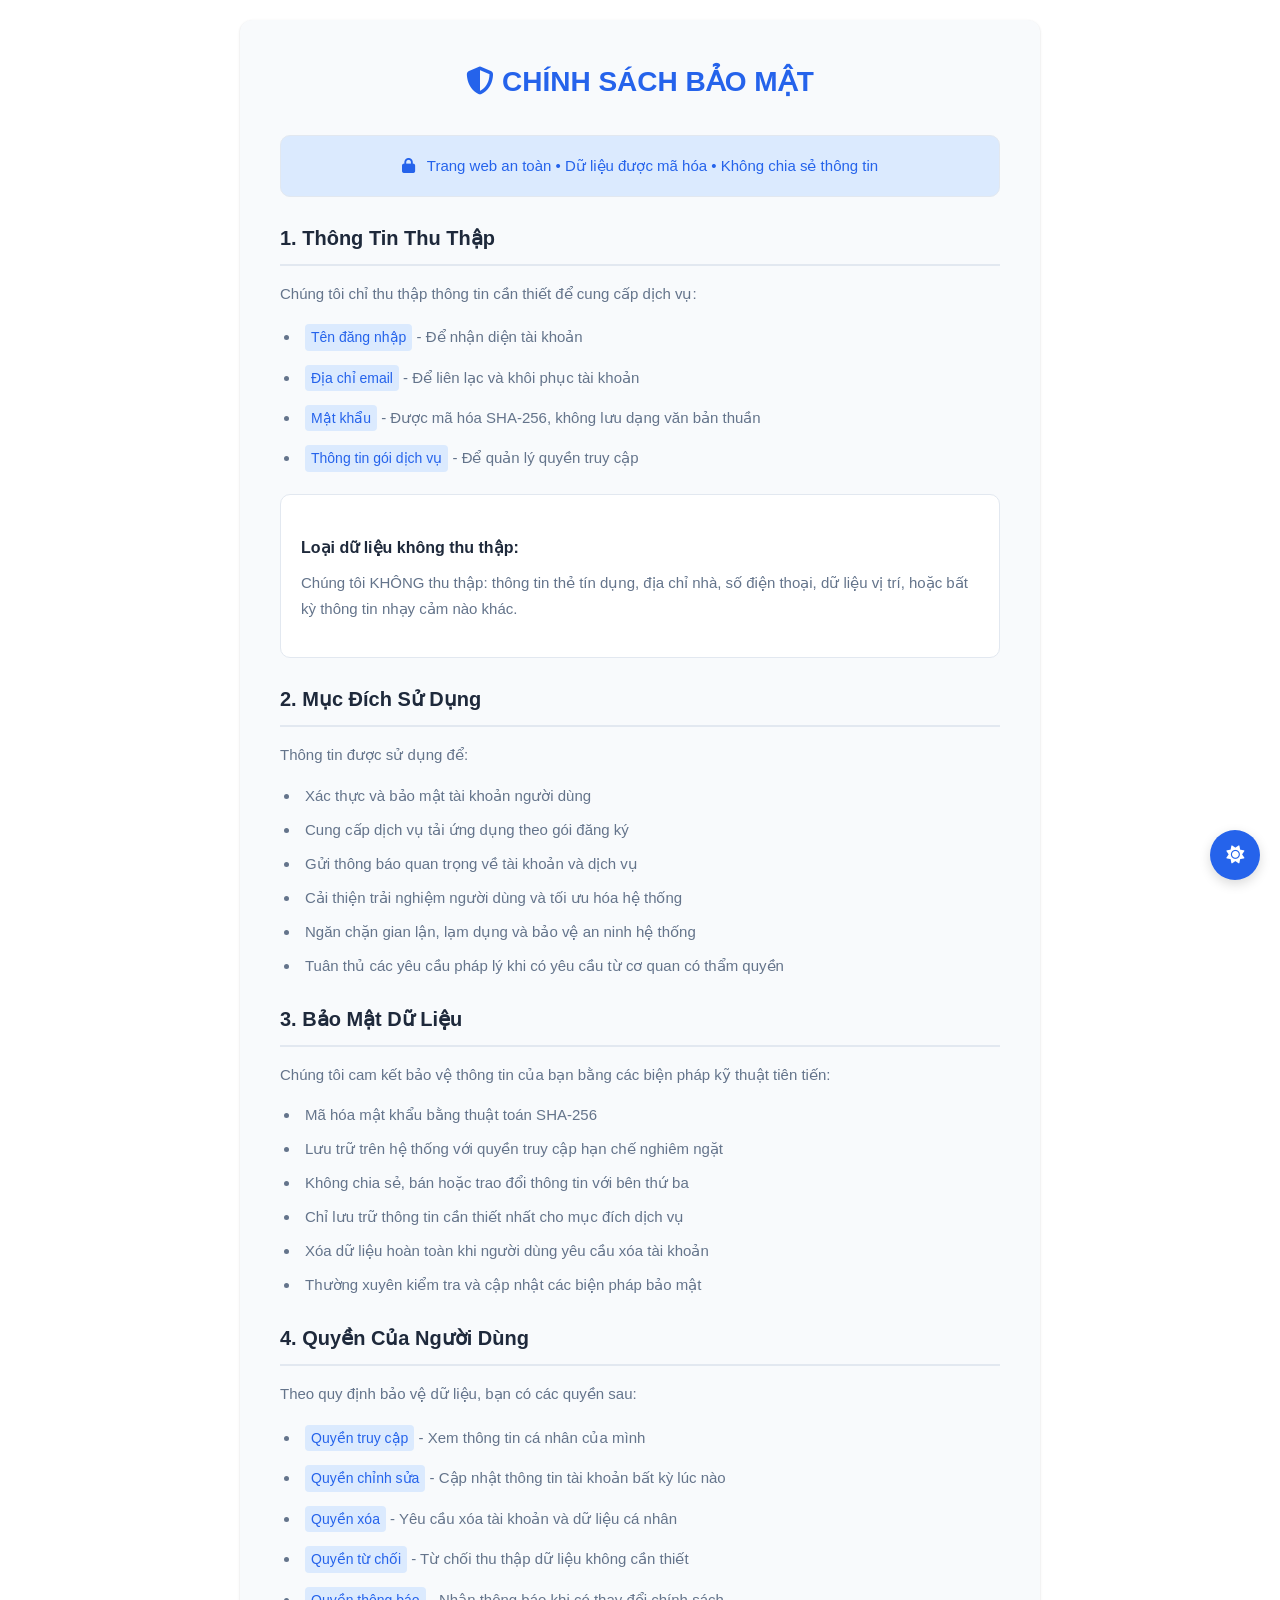
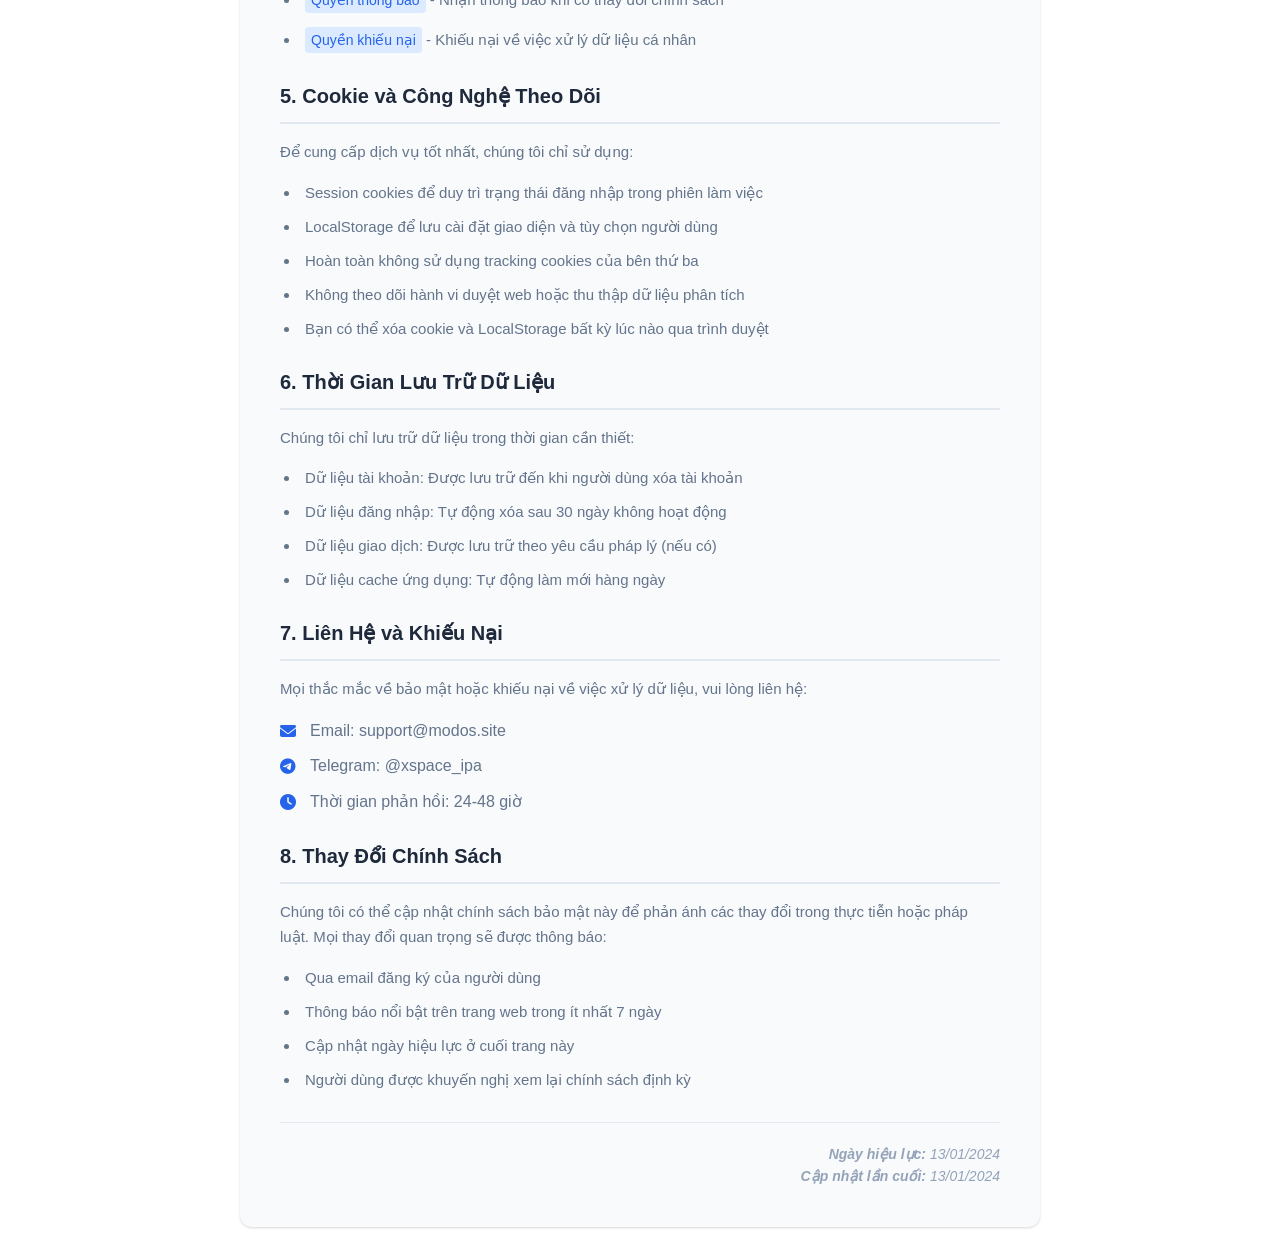
<file: privacy-policy.html>
<!DOCTYPE html>
<html lang="vi" data-theme="light">
<head>
    <meta charset="UTF-8">
    <meta name="viewport" content="width=device-width, initial-scale=1.0">
    <title>Chính Sách Bảo Mật - XSpace Store</title>
    <link rel="icon" href="https://i.imgur.com/k0zikhA.png" type="image/x-icon">
    <link rel="stylesheet" href="https://cdnjs.cloudflare.com/ajax/libs/font-awesome/6.4.0/css/all.min.css">
    
    <style>
        /* Theme Variables - Đồng bộ với website chính */
        :root {
            --primary: #2563eb;
            --primary-dark: #1d4ed8;
            --primary-light: #dbeafe;
            --background: #ffffff;
            --surface: #f8fafc;
            --text-primary: #1e293b;
            --text-secondary: #64748b;
            --text-muted: #94a3b8;
            --border: #e2e8f0;
            --card-shadow: 0 1px 3px 0 rgba(0, 0, 0, 0.1), 0 1px 2px 0 rgba(0, 0, 0, 0.06);
            --radius: 12px;
            --transition: all 0.3s cubic-bezier(0.4, 0, 0.2, 1);
        }

        [data-theme="dark"] {
            --primary: #3b82f6;
            --primary-dark: #1d4ed8;
            --primary-light: #1e293b;
            --background: #0f172a;
            --surface: #1e293b;
            --text-primary: #f1f5f9;
            --text-secondary: #cbd5e1;
            --text-muted: #94a3b8;
            --border: #334155;
            --card-shadow: 0 1px 3px 0 rgba(0, 0, 0, 0.3), 0 1px 2px 0 rgba(0, 0, 0, 0.2);
        }

        * {
            margin: 0;
            padding: 0;
            box-sizing: border-box;
            font-family: 'SF Pro Display', -apple-system, BlinkMacSystemFont, sans-serif;
            transition: background-color 0.4s cubic-bezier(0.4, 0, 0.2, 1),
                        color 0.4s cubic-bezier(0.4, 0, 0.2, 1),
                        border-color 0.4s cubic-bezier(0.4, 0, 0.2, 1);
        }

        html, body {
            min-height: 100vh;
            background: var(--background);
            color: var(--text-primary);
        }

        body {
            padding: 20px;
            line-height: 1.6;
        }

        /* Main Container */
        .container {
            max-width: 800px;
            margin: 0 auto;
            background: var(--surface);
            padding: 40px;
            border-radius: var(--radius);
            box-shadow: var(--card-shadow);
        }

        h1 {
            color: var(--primary);
            margin-bottom: 30px;
            text-align: center;
            font-size: 28px;
            font-weight: 700;
        }

        h2 {
            color: var(--text-primary);
            margin: 25px 0 15px;
            padding-bottom: 10px;
            border-bottom: 2px solid var(--border);
            font-size: 20px;
            font-weight: 600;
        }

        h3 {
            color: var(--text-primary);
            margin: 20px 0 10px;
            font-size: 16px;
            font-weight: 600;
        }

        p {
            margin-bottom: 16px;
            color: var(--text-secondary);
            font-size: 15px;
            line-height: 1.7;
        }

        ul {
            margin: 15px 0 15px 20px;
        }

        li {
            margin-bottom: 10px;
            color: var(--text-secondary);
            font-size: 15px;
            line-height: 1.6;
            padding-left: 5px;
        }

        /* Special Sections */
        .security-badge {
            display: flex;
            align-items: center;
            justify-content: center;
            gap: 12px;
            margin: 25px 0;
            padding: 18px;
            background: var(--primary-light);
            border-radius: 10px;
            border: 1px solid var(--border);
            color: var(--primary);
            font-weight: 500;
            font-size: 15px;
        }

        .highlight {
            background: var(--primary-light);
            padding: 2px 6px;
            border-radius: 4px;
            color: var(--primary);
            font-weight: 500;
            font-size: 14px;
            display: inline-block;
            margin: 2px 0;
        }

        .date {
            text-align: right;
            color: var(--text-muted);
            font-style: italic;
            margin-top: 30px;
            font-size: 14px;
            padding-top: 20px;
            border-top: 1px solid var(--border);
        }

        /* Content Box */
        .content-box {
            margin: 20px 0;
            padding: 20px;
            background: var(--background);
            border-radius: 10px;
            border: 1px solid var(--border);
        }

        /* Contact Info */
        .contact-info {
            display: flex;
            flex-direction: column;
            gap: 10px;
            margin-top: 15px;
        }

        .contact-item {
            display: flex;
            align-items: center;
            gap: 10px;
            color: var(--text-secondary);
        }

        .contact-item i {
            color: var(--primary);
            width: 20px;
        }

        /* Theme Toggle */
        .theme-toggle-container {
            position: fixed;
            bottom: 20px;
            right: 20px;
            z-index: 1000;
        }

        .theme-toggle-btn {
            width: 50px;
            height: 50px;
            border-radius: 50%;
            display: flex;
            align-items: center;
            justify-content: center;
            background: var(--primary);
            color: white;
            border: none;
            cursor: pointer;
            box-shadow: 0 4px 12px rgba(0, 0, 0, 0.15);
            transition: var(--transition);
            font-size: 18px;
        }

        .theme-toggle-btn:hover {
            transform: scale(1.1);
            background: var(--primary-dark);
        }

        /* Back to Top Button */
        .back-to-top {
            position: fixed;
            bottom: 80px;
            right: 20px;
            width: 50px;
            height: 50px;
            border-radius: 50%;
            background: var(--primary);
            color: white;
            border: none;
            cursor: pointer;
            display: flex;
            align-items: center;
            justify-content: center;
            font-size: 18px;
            box-shadow: 0 4px 12px rgba(0, 0, 0, 0.15);
            transition: var(--transition);
            z-index: 1000;
        }

        .back-to-top:hover {
            background: var(--primary-dark);
            transform: translateY(-5px);
        }

        /* Responsive Design */
        @media (max-width: 768px) {
            .container {
                padding: 25px;
            }
            
            h1 {
                font-size: 24px;
            }
            
            h2 {
                font-size: 18px;
            }
            
            body {
                padding: 15px;
            }
            
            .security-badge {
                flex-direction: column;
                text-align: center;
                padding: 15px;
            }
        }

        @media (max-width: 480px) {
            .container {
                padding: 20px;
            }
            
            h1 {
                font-size: 22px;
            }
            
            p, li {
                font-size: 14px;
            }
            
            .theme-toggle-btn,
            .back-to-top {
                width: 45px;
                height: 45px;
                font-size: 16px;
                bottom: 15px;
            }
            
            .back-to-top {
                bottom: 75px;
            }
        }
    </style>
</head>
<body>
    <div class="container">
        <h1><i class="fas fa-shield-alt"></i> CHÍNH SÁCH BẢO MẬT</h1>
        
        <div class="security-badge">
            <i class="fas fa-lock"></i>
            <span>Trang web an toàn • Dữ liệu được mã hóa • Không chia sẻ thông tin</span>
        </div>
        
        <h2>1. Thông Tin Thu Thập</h2>
        <p>Chúng tôi chỉ thu thập thông tin cần thiết để cung cấp dịch vụ:</p>
        <ul>
            <li><span class="highlight">Tên đăng nhập</span> - Để nhận diện tài khoản</li>
            <li><span class="highlight">Địa chỉ email</span> - Để liên lạc và khôi phục tài khoản</li>
            <li><span class="highlight">Mật khẩu</span> - Được mã hóa SHA-256, không lưu dạng văn bản thuần</li>
            <li><span class="highlight">Thông tin gói dịch vụ</span> - Để quản lý quyền truy cập</li>
        </ul>
        
        <div class="content-box">
            <h3>Loại dữ liệu không thu thập:</h3>
            <p>Chúng tôi KHÔNG thu thập: thông tin thẻ tín dụng, địa chỉ nhà, số điện thoại, dữ liệu vị trí, hoặc bất kỳ thông tin nhạy cảm nào khác.</p>
        </div>
        
        <h2>2. Mục Đích Sử Dụng</h2>
        <p>Thông tin được sử dụng để:</p>
        <ul>
            <li>Xác thực và bảo mật tài khoản người dùng</li>
            <li>Cung cấp dịch vụ tải ứng dụng theo gói đăng ký</li>
            <li>Gửi thông báo quan trọng về tài khoản và dịch vụ</li>
            <li>Cải thiện trải nghiệm người dùng và tối ưu hóa hệ thống</li>
            <li>Ngăn chặn gian lận, lạm dụng và bảo vệ an ninh hệ thống</li>
            <li>Tuân thủ các yêu cầu pháp lý khi có yêu cầu từ cơ quan có thẩm quyền</li>
        </ul>
        
        <h2>3. Bảo Mật Dữ Liệu</h2>
        <p>Chúng tôi cam kết bảo vệ thông tin của bạn bằng các biện pháp kỹ thuật tiên tiến:</p>
        <ul>
            <li>Mã hóa mật khẩu bằng thuật toán SHA-256</li>
            <li>Lưu trữ trên hệ thống với quyền truy cập hạn chế nghiêm ngặt</li>
            <li>Không chia sẻ, bán hoặc trao đổi thông tin với bên thứ ba</li>
            <li>Chỉ lưu trữ thông tin cần thiết nhất cho mục đích dịch vụ</li>
            <li>Xóa dữ liệu hoàn toàn khi người dùng yêu cầu xóa tài khoản</li>
            <li>Thường xuyên kiểm tra và cập nhật các biện pháp bảo mật</li>
        </ul>
        
        <h2>4. Quyền Của Người Dùng</h2>
        <p>Theo quy định bảo vệ dữ liệu, bạn có các quyền sau:</p>
        <ul>
            <li><span class="highlight">Quyền truy cập</span> - Xem thông tin cá nhân của mình</li>
            <li><span class="highlight">Quyền chỉnh sửa</span> - Cập nhật thông tin tài khoản bất kỳ lúc nào</li>
            <li><span class="highlight">Quyền xóa</span> - Yêu cầu xóa tài khoản và dữ liệu cá nhân</li>
            <li><span class="highlight">Quyền từ chối</span> - Từ chối thu thập dữ liệu không cần thiết</li>
            <li><span class="highlight">Quyền thông báo</span> - Nhận thông báo khi có thay đổi chính sách</li>
            <li><span class="highlight">Quyền khiếu nại</span> - Khiếu nại về việc xử lý dữ liệu cá nhân</li>
        </ul>
        
        <h2>5. Cookie và Công Nghệ Theo Dõi</h2>
        <p>Để cung cấp dịch vụ tốt nhất, chúng tôi chỉ sử dụng:</p>
        <ul>
            <li>Session cookies để duy trì trạng thái đăng nhập trong phiên làm việc</li>
            <li>LocalStorage để lưu cài đặt giao diện và tùy chọn người dùng</li>
            <li>Hoàn toàn không sử dụng tracking cookies của bên thứ ba</li>
            <li>Không theo dõi hành vi duyệt web hoặc thu thập dữ liệu phân tích</li>
            <li>Bạn có thể xóa cookie và LocalStorage bất kỳ lúc nào qua trình duyệt</li>
        </ul>
        
        <h2>6. Thời Gian Lưu Trữ Dữ Liệu</h2>
        <p>Chúng tôi chỉ lưu trữ dữ liệu trong thời gian cần thiết:</p>
        <ul>
            <li>Dữ liệu tài khoản: Được lưu trữ đến khi người dùng xóa tài khoản</li>
            <li>Dữ liệu đăng nhập: Tự động xóa sau 30 ngày không hoạt động</li>
            <li>Dữ liệu giao dịch: Được lưu trữ theo yêu cầu pháp lý (nếu có)</li>
            <li>Dữ liệu cache ứng dụng: Tự động làm mới hàng ngày</li>
        </ul>
        
        <h2>7. Liên Hệ và Khiếu Nại</h2>
        <p>Mọi thắc mắc về bảo mật hoặc khiếu nại về việc xử lý dữ liệu, vui lòng liên hệ:</p>
        <div class="contact-info">
            <div class="contact-item">
                <i class="fas fa-envelope"></i>
                <span>Email: support@modos.site</span>
            </div>
            <div class="contact-item">
                <i class="fab fa-telegram"></i>
                <span>Telegram: @xspace_ipa</span>
            </div>
            <div class="contact-item">
                <i class="fas fa-clock"></i>
                <span>Thời gian phản hồi: 24-48 giờ</span>
            </div>
        </div>
        
        <h2>8. Thay Đổi Chính Sách</h2>
        <p>Chúng tôi có thể cập nhật chính sách bảo mật này để phản ánh các thay đổi trong thực tiễn hoặc pháp luật. Mọi thay đổi quan trọng sẽ được thông báo:</p>
        <ul>
            <li>Qua email đăng ký của người dùng</li>
            <li>Thông báo nổi bật trên trang web trong ít nhất 7 ngày</li>
            <li>Cập nhật ngày hiệu lực ở cuối trang này</li>
            <li>Người dùng được khuyến nghị xem lại chính sách định kỳ</li>
        </ul>
        
        <div class="date">
            <strong>Ngày hiệu lực:</strong> 13/01/2024<br>
            <strong>Cập nhật lần cuối:</strong> 13/01/2024
        </div>
    </div>

    <!-- Back to Top Button -->
    <button class="back-to-top" id="backToTop" aria-label="Quay lại đầu trang">
        <i class="fas fa-arrow-up"></i>
    </button>

    <!-- Theme Toggle Button -->
    <div class="theme-toggle-container">
        <button class="theme-toggle-btn" id="themeToggle" aria-label="Chuyển đổi chế độ sáng/tối">
            <i class="fas fa-moon moon-icon"></i>
            <i class="fas fa-sun sun-icon"></i>
        </button>
    </div>

    <script>
        // Theme Manager - Đồng bộ với website chính
        class ThemeManager {
            constructor() {
                this.themeToggle = document.getElementById('themeToggle');
                this.htmlElement = document.documentElement;
                this.sunIcon = this.themeToggle.querySelector('.sun-icon');
                this.moonIcon = this.themeToggle.querySelector('.moon-icon');
                this.init();
            }
            
            init() {
                // Kiểm tra theme đã lưu trong localStorage
                const savedTheme = localStorage.getItem('theme');
                
                // Áp dụng theme đã lưu hoặc mặc định (light)
                if (savedTheme === 'dark') {
                    this.setTheme('dark');
                } else {
                    this.setTheme('light');
                    localStorage.setItem('theme', 'light');
                }
                
                // Thêm sự kiện click cho nút chuyển đổi
                this.themeToggle.addEventListener('click', () => this.toggleTheme());
                
                // Lắng nghe thay đổi theme từ các trang khác
                window.addEventListener('storage', (e) => {
                    if (e.key === 'theme') {
                        this.setTheme(e.newValue);
                    }
                });
            }
            
            setTheme(theme) {
                const isDark = theme === 'dark';
                this.htmlElement.setAttribute('data-theme', isDark ? 'dark' : 'light');
                localStorage.setItem('theme', isDark ? 'dark' : 'light');
                
                // Cập nhật icon
                this.updateThemeIcon(isDark);
                
                // Cập nhật meta theme-color cho viền trên cùng
                this.updateMetaThemeColor(isDark);
            }
            
            toggleTheme() {
                const currentTheme = this.htmlElement.getAttribute('data-theme');
                const isDark = currentTheme === 'dark';
                this.setTheme(isDark ? 'light' : 'dark');
            }
            
            updateThemeIcon(isDark) {
                if (isDark) {
                    this.sunIcon.style.display = 'none';
                    this.moonIcon.style.display = 'block';
                } else {
                    this.sunIcon.style.display = 'block';
                    this.moonIcon.style.display = 'none';
                }
            }
            
            updateMetaThemeColor(isDark) {
                // Cập nhật màu theme cho thanh địa chỉ và UI trình duyệt
                const themeColor = isDark ? '#0f172a' : '#ffffff';
                
                let metaThemeColor = document.querySelector('meta[name="theme-color"]');
                if (!metaThemeColor) {
                    metaThemeColor = document.createElement('meta');
                    metaThemeColor.name = 'theme-color';
                    document.head.appendChild(metaThemeColor);
                }
                metaThemeColor.content = themeColor;
            }
        }
        
        // Back to Top Functionality
        class BackToTop {
            constructor() {
                this.button = document.getElementById('backToTop');
                this.init();
            }
            
            init() {
                // Ẩn nút ban đầu
                this.button.style.display = 'none';
                
                // Hiển thị/ẩn nút khi cuộn
                window.addEventListener('scroll', () => this.toggleVisibility());
                
                // Thêm sự kiện click
                this.button.addEventListener('click', () => this.scrollToTop());
            }
            
            toggleVisibility() {
                if (window.pageYOffset > 300) {
                    this.button.style.display = 'flex';
                } else {
                    this.button.style.display = 'none';
                }
            }
            
            scrollToTop() {
                window.scrollTo({
                    top: 0,
                    behavior: 'smooth'
                });
            }
        }
        
        // Khởi tạo khi trang được tải
        document.addEventListener('DOMContentLoaded', () => {
            new ThemeManager();
            new BackToTop();
            
            // Kiểm tra và áp dụng theme ngay lập tức để tránh flash
            const savedTheme = localStorage.getItem('theme');
            if (savedTheme === 'dark') {
                document.documentElement.setAttribute('data-theme', 'dark');
            }
        });
    </script>
</body>
</html>
</file>
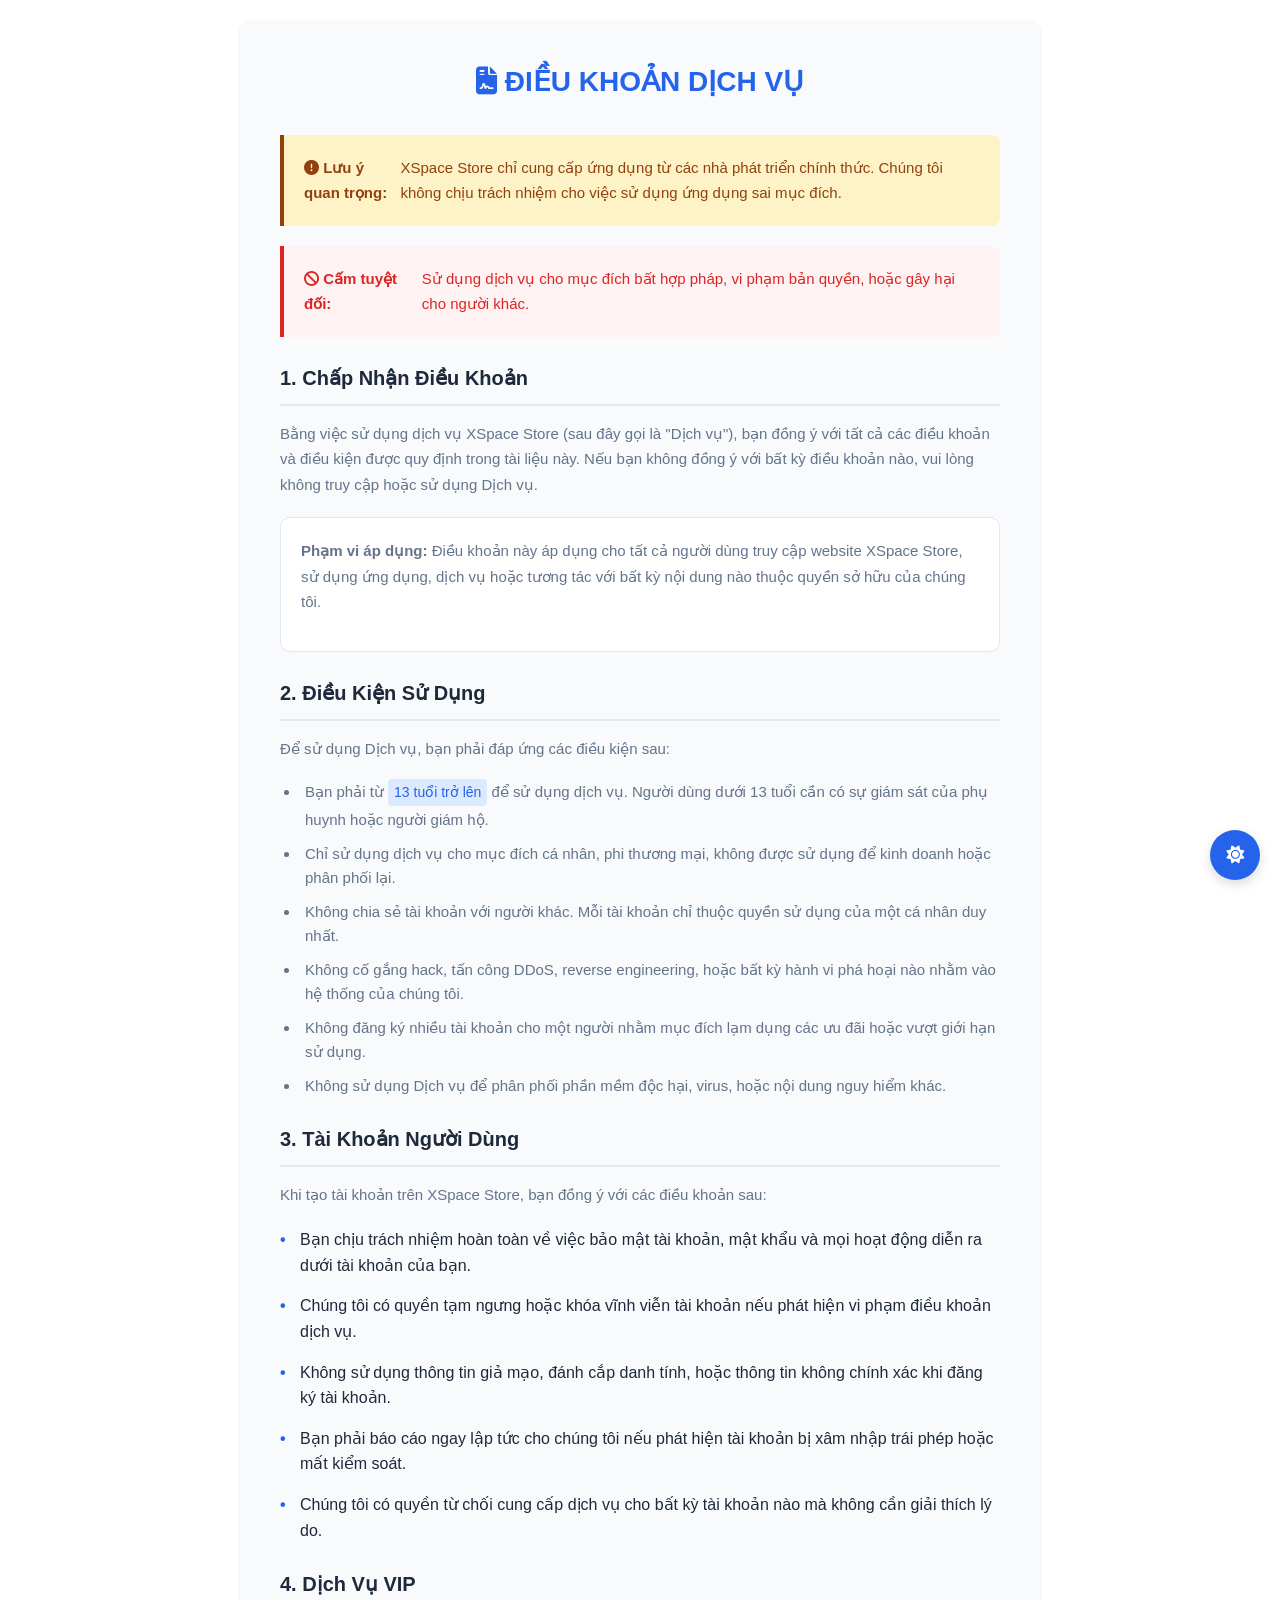
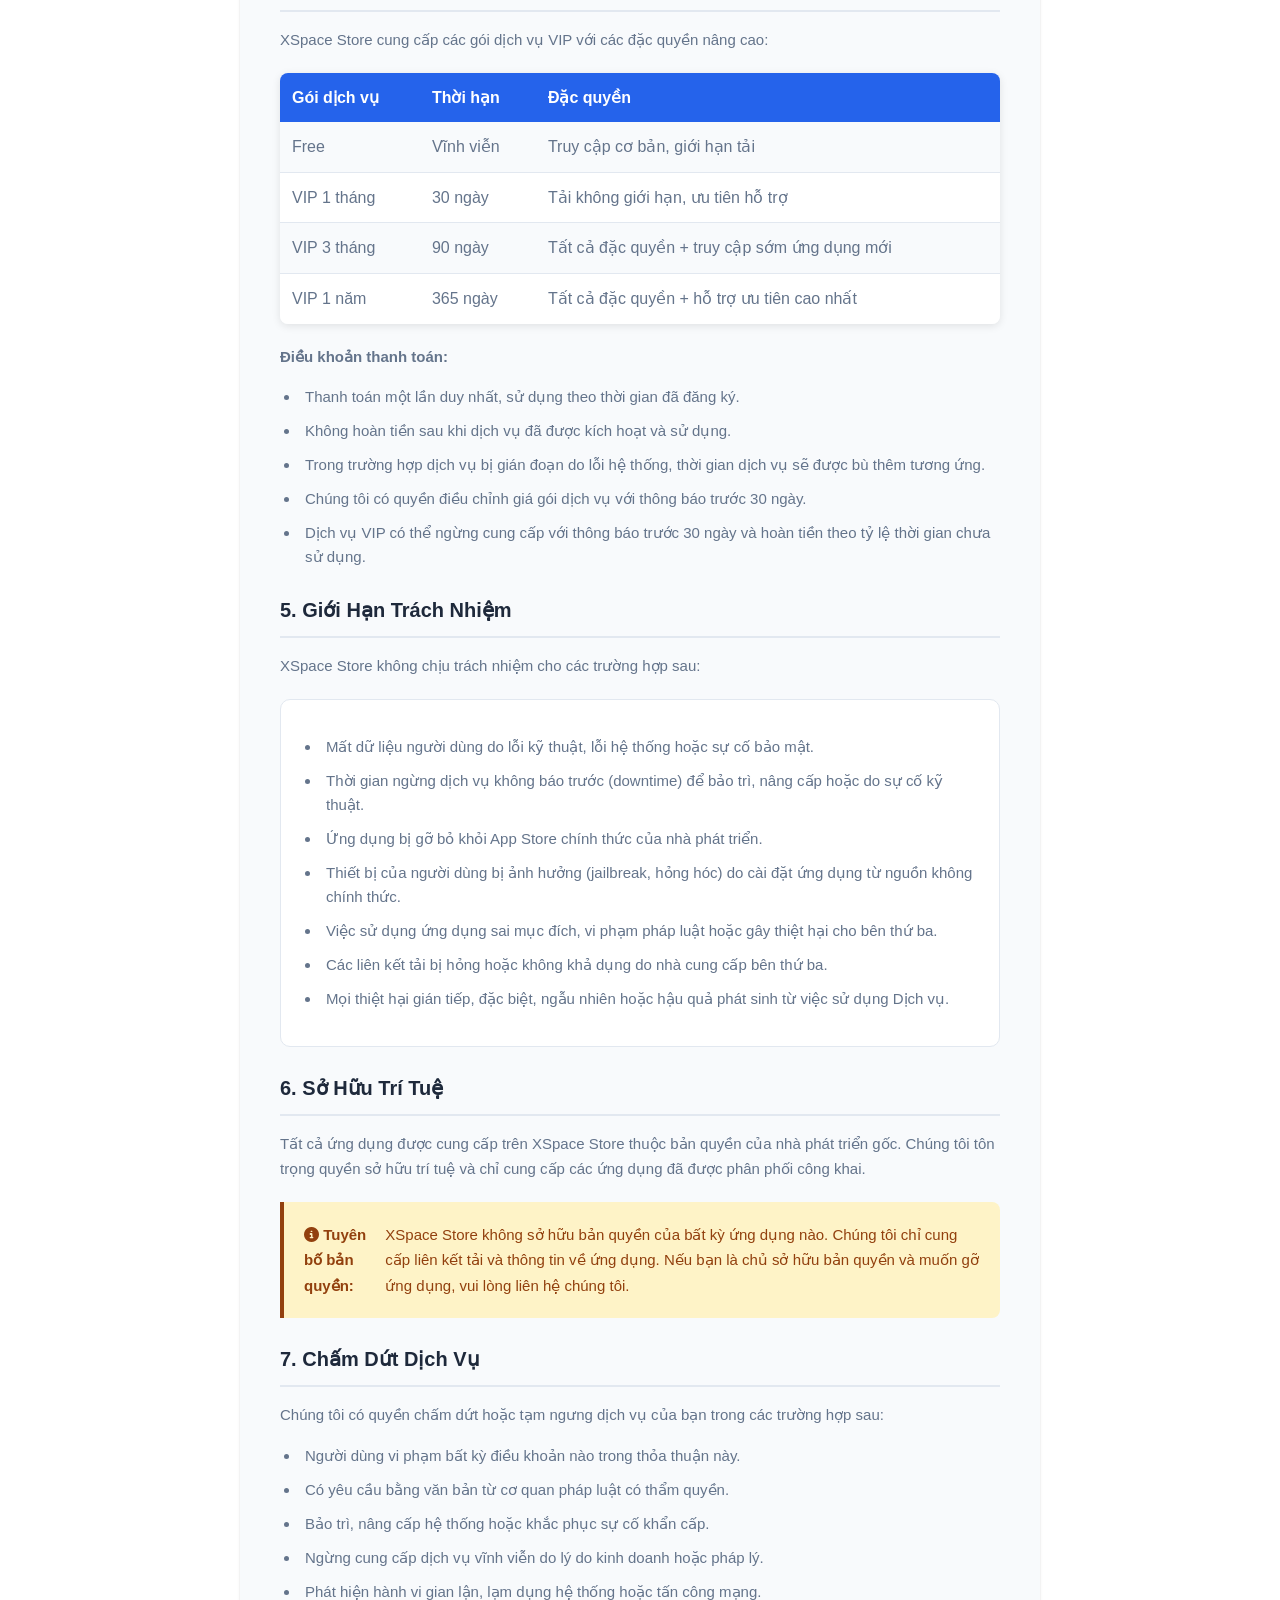
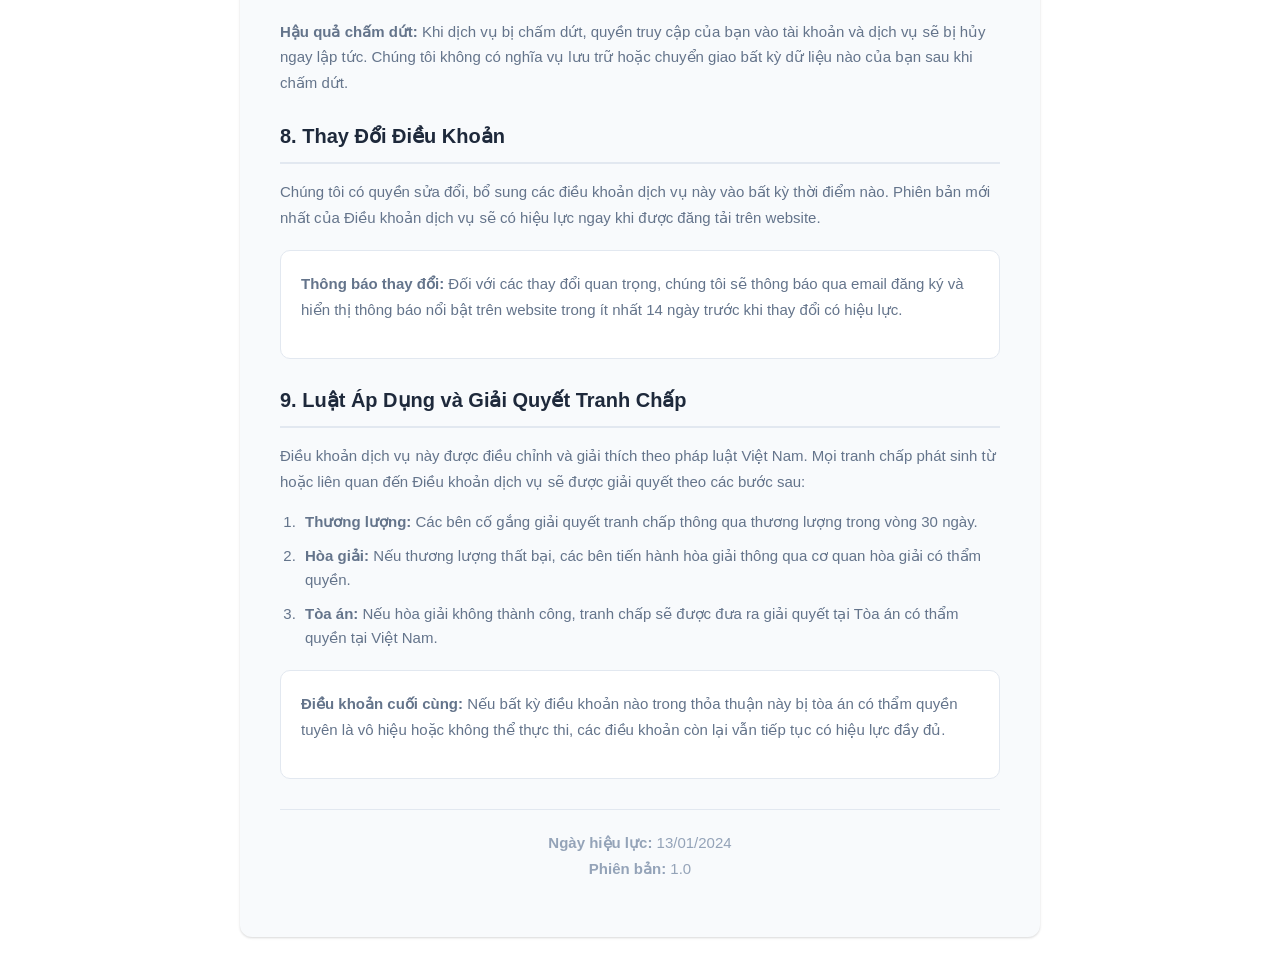
<file: terms-of-service.html>
<!DOCTYPE html>
<html lang="vi" data-theme="light">
<head>
    <meta charset="UTF-8">
    <meta name="viewport" content="width=device-width, initial-scale=1.0">
    <title>Điều Khoản Dịch Vụ - XSpace Store</title>
    <link rel="icon" href="https://i.imgur.com/k0zikhA.png" type="image/x-icon">
    <link rel="stylesheet" href="https://cdnjs.cloudflare.com/ajax/libs/font-awesome/6.4.0/css/all.min.css">
    
    <style>
        /* Theme Variables - Đồng bộ với website chính */
        :root {
            --primary: #2563eb;
            --primary-dark: #1d4ed8;
            --primary-light: #dbeafe;
            --warning-light: #fef3c7;
            --warning-text: #92400e;
            --danger-light: #fef2f2;
            --danger-text: #dc2626;
            --background: #ffffff;
            --surface: #f8fafc;
            --text-primary: #1e293b;
            --text-secondary: #64748b;
            --text-muted: #94a3b8;
            --border: #e2e8f0;
            --card-shadow: 0 1px 3px 0 rgba(0, 0, 0, 0.1), 0 1px 2px 0 rgba(0, 0, 0, 0.06);
            --radius: 12px;
            --transition: all 0.3s cubic-bezier(0.4, 0, 0.2, 1);
        }

        [data-theme="dark"] {
            --primary: #3b82f6;
            --primary-dark: #1d4ed8;
            --primary-light: #1e293b;
            --warning-light: #422006;
            --warning-text: #f59e0b;
            --danger-light: #450a0a;
            --danger-text: #fca5a5;
            --background: #0f172a;
            --surface: #1e293b;
            --text-primary: #f1f5f9;
            --text-secondary: #cbd5e1;
            --text-muted: #94a3b8;
            --border: #334155;
            --card-shadow: 0 1px 3px 0 rgba(0, 0, 0, 0.3), 0 1px 2px 0 rgba(0, 0, 0, 0.2);
        }

        * {
            margin: 0;
            padding: 0;
            box-sizing: border-box;
            font-family: 'SF Pro Display', -apple-system, BlinkMacSystemFont, sans-serif;
            transition: background-color 0.4s cubic-bezier(0.4, 0, 0.2, 1),
                        color 0.4s cubic-bezier(0.4, 0, 0.2, 1),
                        border-color 0.4s cubic-bezier(0.4, 0, 0.2, 1);
        }

        html, body {
            min-height: 100vh;
            background: var(--background);
            color: var(--text-primary);
        }

        body {
            padding: 20px;
            line-height: 1.6;
        }

        /* Main Container */
        .container {
            max-width: 800px;
            margin: 0 auto;
            background: var(--surface);
            padding: 40px;
            border-radius: var(--radius);
            box-shadow: var(--card-shadow);
        }

        h1 {
            color: var(--primary);
            margin-bottom: 30px;
            text-align: center;
            font-size: 28px;
            font-weight: 700;
        }

        h2 {
            color: var(--text-primary);
            margin: 25px 0 15px;
            padding-bottom: 10px;
            border-bottom: 2px solid var(--border);
            font-size: 20px;
            font-weight: 600;
        }

        h3 {
            color: var(--text-primary);
            margin: 20px 0 10px;
            font-size: 16px;
            font-weight: 600;
        }

        p {
            margin-bottom: 16px;
            color: var(--text-secondary);
            font-size: 15px;
            line-height: 1.7;
        }

        ul, ol {
            margin: 15px 0 15px 20px;
        }

        li {
            margin-bottom: 10px;
            color: var(--text-secondary);
            font-size: 15px;
            line-height: 1.6;
            padding-left: 5px;
        }

        /* Warning & Important Sections */
        .important {
            background: var(--warning-light);
            padding: 20px;
            border-left: 4px solid var(--warning-text);
            margin: 20px 0;
            border-radius: 0 8px 8px 0;
            color: var(--warning-text);
        }

        .warning {
            background: var(--danger-light);
            padding: 20px;
            border-left: 4px solid var(--danger-text);
            margin: 20px 0;
            border-radius: 0 8px 8px 0;
            color: var(--danger-text);
        }

        .important p, .warning p {
            color: inherit;
            margin-bottom: 0;
            display: flex;
            align-items: flex-start;
            gap: 10px;
        }

        .important i, .warning i {
            flex-shrink: 0;
            margin-top: 2px;
        }

        .highlight {
            background: var(--primary-light);
            padding: 2px 6px;
            border-radius: 4px;
            color: var(--primary);
            font-weight: 500;
            font-size: 14px;
            display: inline-block;
            margin: 2px 0;
        }

        /* Content Box */
        .content-box {
            margin: 20px 0;
            padding: 20px;
            background: var(--background);
            border-radius: 10px;
            border: 1px solid var(--border);
        }

        /* Definition List */
        .definition-list {
            margin: 20px 0;
        }

        .definition-item {
            margin-bottom: 15px;
            padding-left: 20px;
            position: relative;
        }

        .definition-item:before {
            content: "•";
            color: var(--primary);
            font-weight: bold;
            position: absolute;
            left: 0;
        }

        /* Table Styles */
        .pricing-table {
            width: 100%;
            margin: 20px 0;
            border-collapse: collapse;
            border-radius: 8px;
            overflow: hidden;
            box-shadow: 0 2px 8px rgba(0,0,0,0.1);
        }

        .pricing-table th {
            background: var(--primary);
            color: white;
            padding: 12px;
            text-align: left;
            font-weight: 600;
        }

        .pricing-table td {
            padding: 12px;
            border-bottom: 1px solid var(--border);
            color: var(--text-secondary);
        }

        .pricing-table tr:last-child td {
            border-bottom: none;
        }

        .pricing-table tr:nth-child(even) {
            background: var(--background);
        }

        /* Theme Toggle */
        .theme-toggle-container {
            position: fixed;
            bottom: 20px;
            right: 20px;
            z-index: 1000;
        }

        .theme-toggle-btn {
            width: 50px;
            height: 50px;
            border-radius: 50%;
            display: flex;
            align-items: center;
            justify-content: center;
            background: var(--primary);
            color: white;
            border: none;
            cursor: pointer;
            box-shadow: 0 4px 12px rgba(0, 0, 0, 0.15);
            transition: var(--transition);
            font-size: 18px;
        }

        .theme-toggle-btn:hover {
            transform: scale(1.1);
            background: var(--primary-dark);
        }

        /* Back to Top Button */
        .back-to-top {
            position: fixed;
            bottom: 80px;
            right: 20px;
            width: 50px;
            height: 50px;
            border-radius: 50%;
            background: var(--primary);
            color: white;
            border: none;
            cursor: pointer;
            display: flex;
            align-items: center;
            justify-content: center;
            font-size: 18px;
            box-shadow: 0 4px 12px rgba(0, 0, 0, 0.15);
            transition: var(--transition);
            z-index: 1000;
        }

        .back-to-top:hover {
            background: var(--primary-dark);
            transform: translateY(-5px);
        }

        /* Responsive Design */
        @media (max-width: 768px) {
            .container {
                padding: 25px;
            }
            
            h1 {
                font-size: 24px;
            }
            
            h2 {
                font-size: 18px;
            }
            
            body {
                padding: 15px;
            }
            
            .pricing-table {
                display: block;
                overflow-x: auto;
            }
        }

        @media (max-width: 480px) {
            .container {
                padding: 20px;
            }
            
            h1 {
                font-size: 22px;
            }
            
            p, li {
                font-size: 14px;
            }
            
            .theme-toggle-btn,
            .back-to-top {
                width: 45px;
                height: 45px;
                font-size: 16px;
                bottom: 15px;
            }
            
            .back-to-top {
                bottom: 75px;
            }
            
            .important, .warning {
                padding: 15px;
            }
        }
    </style>
</head>
<body>
    <div class="container">
        <h1><i class="fas fa-file-contract"></i> ĐIỀU KHOẢN DỊCH VỤ</h1>
        
        <div class="important">
            <p><strong><i class="fas fa-exclamation-circle"></i> Lưu ý quan trọng:</strong> XSpace Store chỉ cung cấp ứng dụng từ các nhà phát triển chính thức. Chúng tôi không chịu trách nhiệm cho việc sử dụng ứng dụng sai mục đích.</p>
        </div>
        
        <div class="warning">
            <p><strong><i class="fas fa-ban"></i> Cấm tuyệt đối:</strong> Sử dụng dịch vụ cho mục đích bất hợp pháp, vi phạm bản quyền, hoặc gây hại cho người khác.</p>
        </div>
        
        <h2>1. Chấp Nhận Điều Khoản</h2>
        <p>Bằng việc sử dụng dịch vụ XSpace Store (sau đây gọi là "Dịch vụ"), bạn đồng ý với tất cả các điều khoản và điều kiện được quy định trong tài liệu này. Nếu bạn không đồng ý với bất kỳ điều khoản nào, vui lòng không truy cập hoặc sử dụng Dịch vụ.</p>
        
        <div class="content-box">
            <p><strong>Phạm vi áp dụng:</strong> Điều khoản này áp dụng cho tất cả người dùng truy cập website XSpace Store, sử dụng ứng dụng, dịch vụ hoặc tương tác với bất kỳ nội dung nào thuộc quyền sở hữu của chúng tôi.</p>
        </div>
        
        <h2>2. Điều Kiện Sử Dụng</h2>
        <p>Để sử dụng Dịch vụ, bạn phải đáp ứng các điều kiện sau:</p>
        <ul>
            <li>Bạn phải từ <span class="highlight">13 tuổi trở lên</span> để sử dụng dịch vụ. Người dùng dưới 13 tuổi cần có sự giám sát của phụ huynh hoặc người giám hộ.</li>
            <li>Chỉ sử dụng dịch vụ cho mục đích cá nhân, phi thương mại, không được sử dụng để kinh doanh hoặc phân phối lại.</li>
            <li>Không chia sẻ tài khoản với người khác. Mỗi tài khoản chỉ thuộc quyền sử dụng của một cá nhân duy nhất.</li>
            <li>Không cố gắng hack, tấn công DDoS, reverse engineering, hoặc bất kỳ hành vi phá hoại nào nhằm vào hệ thống của chúng tôi.</li>
            <li>Không đăng ký nhiều tài khoản cho một người nhằm mục đích lạm dụng các ưu đãi hoặc vượt giới hạn sử dụng.</li>
            <li>Không sử dụng Dịch vụ để phân phối phần mềm độc hại, virus, hoặc nội dung nguy hiểm khác.</li>
        </ul>
        
        <h2>3. Tài Khoản Người Dùng</h2>
        <p>Khi tạo tài khoản trên XSpace Store, bạn đồng ý với các điều khoản sau:</p>
        <div class="definition-list">
            <div class="definition-item">Bạn chịu trách nhiệm hoàn toàn về việc bảo mật tài khoản, mật khẩu và mọi hoạt động diễn ra dưới tài khoản của bạn.</div>
            <div class="definition-item">Chúng tôi có quyền tạm ngưng hoặc khóa vĩnh viễn tài khoản nếu phát hiện vi phạm điều khoản dịch vụ.</div>
            <div class="definition-item">Không sử dụng thông tin giả mạo, đánh cắp danh tính, hoặc thông tin không chính xác khi đăng ký tài khoản.</div>
            <div class="definition-item">Bạn phải báo cáo ngay lập tức cho chúng tôi nếu phát hiện tài khoản bị xâm nhập trái phép hoặc mất kiểm soát.</div>
            <div class="definition-item">Chúng tôi có quyền từ chối cung cấp dịch vụ cho bất kỳ tài khoản nào mà không cần giải thích lý do.</div>
        </div>
        
        <h2>4. Dịch Vụ VIP</h2>
        <p>XSpace Store cung cấp các gói dịch vụ VIP với các đặc quyền nâng cao:</p>
        
        <table class="pricing-table">
            <thead>
                <tr>
                    <th>Gói dịch vụ</th>
                    <th>Thời hạn</th>
                    <th>Đặc quyền</th>
                </tr>
            </thead>
            <tbody>
                <tr>
                    <td>Free</td>
                    <td>Vĩnh viễn</td>
                    <td>Truy cập cơ bản, giới hạn tải</td>
                </tr>
                <tr>
                    <td>VIP 1 tháng</td>
                    <td>30 ngày</td>
                    <td>Tải không giới hạn, ưu tiên hỗ trợ</td>
                </tr>
                <tr>
                    <td>VIP 3 tháng</td>
                    <td>90 ngày</td>
                    <td>Tất cả đặc quyền + truy cập sớm ứng dụng mới</td>
                </tr>
                <tr>
                    <td>VIP 1 năm</td>
                    <td>365 ngày</td>
                    <td>Tất cả đặc quyền + hỗ trợ ưu tiên cao nhất</td>
                </tr>
            </tbody>
        </table>
        
        <p><strong>Điều khoản thanh toán:</strong></p>
        <ul>
            <li>Thanh toán một lần duy nhất, sử dụng theo thời gian đã đăng ký.</li>
            <li>Không hoàn tiền sau khi dịch vụ đã được kích hoạt và sử dụng.</li>
            <li>Trong trường hợp dịch vụ bị gián đoạn do lỗi hệ thống, thời gian dịch vụ sẽ được bù thêm tương ứng.</li>
            <li>Chúng tôi có quyền điều chỉnh giá gói dịch vụ với thông báo trước 30 ngày.</li>
            <li>Dịch vụ VIP có thể ngừng cung cấp với thông báo trước 30 ngày và hoàn tiền theo tỷ lệ thời gian chưa sử dụng.</li>
        </ul>
        
        <h2>5. Giới Hạn Trách Nhiệm</h2>
        <p>XSpace Store không chịu trách nhiệm cho các trường hợp sau:</p>
        <div class="content-box">
            <ul>
                <li>Mất dữ liệu người dùng do lỗi kỹ thuật, lỗi hệ thống hoặc sự cố bảo mật.</li>
                <li>Thời gian ngừng dịch vụ không báo trước (downtime) để bảo trì, nâng cấp hoặc do sự cố kỹ thuật.</li>
                <li>Ứng dụng bị gỡ bỏ khỏi App Store chính thức của nhà phát triển.</li>
                <li>Thiết bị của người dùng bị ảnh hưởng (jailbreak, hỏng hóc) do cài đặt ứng dụng từ nguồn không chính thức.</li>
                <li>Việc sử dụng ứng dụng sai mục đích, vi phạm pháp luật hoặc gây thiệt hại cho bên thứ ba.</li>
                <li>Các liên kết tải bị hỏng hoặc không khả dụng do nhà cung cấp bên thứ ba.</li>
                <li>Mọi thiệt hại gián tiếp, đặc biệt, ngẫu nhiên hoặc hậu quả phát sinh từ việc sử dụng Dịch vụ.</li>
            </ul>
        </div>
        
        <h2>6. Sở Hữu Trí Tuệ</h2>
        <p>Tất cả ứng dụng được cung cấp trên XSpace Store thuộc bản quyền của nhà phát triển gốc. Chúng tôi tôn trọng quyền sở hữu trí tuệ và chỉ cung cấp các ứng dụng đã được phân phối công khai.</p>
        
        <div class="important">
            <p><strong><i class="fas fa-info-circle"></i> Tuyên bố bản quyền:</strong> XSpace Store không sở hữu bản quyền của bất kỳ ứng dụng nào. Chúng tôi chỉ cung cấp liên kết tải và thông tin về ứng dụng. Nếu bạn là chủ sở hữu bản quyền và muốn gỡ ứng dụng, vui lòng liên hệ chúng tôi.</p>
        </div>
        
        <h2>7. Chấm Dứt Dịch Vụ</h2>
        <p>Chúng tôi có quyền chấm dứt hoặc tạm ngưng dịch vụ của bạn trong các trường hợp sau:</p>
        <ul>
            <li>Người dùng vi phạm bất kỳ điều khoản nào trong thỏa thuận này.</li>
            <li>Có yêu cầu bằng văn bản từ cơ quan pháp luật có thẩm quyền.</li>
            <li>Bảo trì, nâng cấp hệ thống hoặc khắc phục sự cố khẩn cấp.</li>
            <li>Ngừng cung cấp dịch vụ vĩnh viễn do lý do kinh doanh hoặc pháp lý.</li>
            <li>Phát hiện hành vi gian lận, lạm dụng hệ thống hoặc tấn công mạng.</li>
        </ul>
        
        <p><strong>Hậu quả chấm dứt:</strong> Khi dịch vụ bị chấm dứt, quyền truy cập của bạn vào tài khoản và dịch vụ sẽ bị hủy ngay lập tức. Chúng tôi không có nghĩa vụ lưu trữ hoặc chuyển giao bất kỳ dữ liệu nào của bạn sau khi chấm dứt.</p>
        
        <h2>8. Thay Đổi Điều Khoản</h2>
        <p>Chúng tôi có quyền sửa đổi, bổ sung các điều khoản dịch vụ này vào bất kỳ thời điểm nào. Phiên bản mới nhất của Điều khoản dịch vụ sẽ có hiệu lực ngay khi được đăng tải trên website.</p>
        
        <div class="content-box">
            <p><strong>Thông báo thay đổi:</strong> Đối với các thay đổi quan trọng, chúng tôi sẽ thông báo qua email đăng ký và hiển thị thông báo nổi bật trên website trong ít nhất 14 ngày trước khi thay đổi có hiệu lực.</p>
        </div>
        
        <h2>9. Luật Áp Dụng và Giải Quyết Tranh Chấp</h2>
        <p>Điều khoản dịch vụ này được điều chỉnh và giải thích theo pháp luật Việt Nam. Mọi tranh chấp phát sinh từ hoặc liên quan đến Điều khoản dịch vụ sẽ được giải quyết theo các bước sau:</p>
        
        <ol>
            <li><strong>Thương lượng:</strong> Các bên cố gắng giải quyết tranh chấp thông qua thương lượng trong vòng 30 ngày.</li>
            <li><strong>Hòa giải:</strong> Nếu thương lượng thất bại, các bên tiến hành hòa giải thông qua cơ quan hòa giải có thẩm quyền.</li>
            <li><strong>Tòa án:</strong> Nếu hòa giải không thành công, tranh chấp sẽ được đưa ra giải quyết tại Tòa án có thẩm quyền tại Việt Nam.</li>
        </ol>
        
        <div class="content-box">
            <p><strong>Điều khoản cuối cùng:</strong> Nếu bất kỳ điều khoản nào trong thỏa thuận này bị tòa án có thẩm quyền tuyên là vô hiệu hoặc không thể thực thi, các điều khoản còn lại vẫn tiếp tục có hiệu lực đầy đủ.</p>
        </div>
        
        <p style="text-align: center; margin-top: 30px; padding-top: 20px; border-top: 1px solid var(--border); color: var(--text-muted);">
            <strong>Ngày hiệu lực:</strong> 13/01/2024<br>
            <strong>Phiên bản:</strong> 1.0
        </p>
    </div>

    <!-- Back to Top Button -->
    <button class="back-to-top" id="backToTop" aria-label="Quay lại đầu trang">
        <i class="fas fa-arrow-up"></i>
    </button>

    <!-- Theme Toggle Button -->
    <div class="theme-toggle-container">
        <button class="theme-toggle-btn" id="themeToggle" aria-label="Chuyển đổi chế độ sáng/tối">
            <i class="fas fa-moon moon-icon"></i>
            <i class="fas fa-sun sun-icon"></i>
        </button>
    </div>

    <script>
        // Theme Manager - Đồng bộ với website chính
        class ThemeManager {
            constructor() {
                this.themeToggle = document.getElementById('themeToggle');
                this.htmlElement = document.documentElement;
                this.sunIcon = this.themeToggle.querySelector('.sun-icon');
                this.moonIcon = this.themeToggle.querySelector('.moon-icon');
                this.init();
            }
            
            init() {
                // Kiểm tra theme đã lưu trong localStorage
                const savedTheme = localStorage.getItem('theme');
                
                // Áp dụng theme đã lưu hoặc mặc định (light)
                if (savedTheme === 'dark') {
                    this.setTheme('dark');
                } else {
                    this.setTheme('light');
                    localStorage.setItem('theme', 'light');
                }
                
                // Thêm sự kiện click cho nút chuyển đổi
                this.themeToggle.addEventListener('click', () => this.toggleTheme());
                
                // Lắng nghe thay đổi theme từ các trang khác
                window.addEventListener('storage', (e) => {
                    if (e.key === 'theme') {
                        this.setTheme(e.newValue);
                    }
                });
            }
            
            setTheme(theme) {
                const isDark = theme === 'dark';
                this.htmlElement.setAttribute('data-theme', isDark ? 'dark' : 'light');
                localStorage.setItem('theme', isDark ? 'dark' : 'light');
                
                // Cập nhật icon
                this.updateThemeIcon(isDark);
                
                // Cập nhật meta theme-color cho viền trên cùng
                this.updateMetaThemeColor(isDark);
            }
            
            toggleTheme() {
                const currentTheme = this.htmlElement.getAttribute('data-theme');
                const isDark = currentTheme === 'dark';
                this.setTheme(isDark ? 'light' : 'dark');
            }
            
            updateThemeIcon(isDark) {
                if (isDark) {
                    this.sunIcon.style.display = 'none';
                    this.moonIcon.style.display = 'block';
                } else {
                    this.sunIcon.style.display = 'block';
                    this.moonIcon.style.display = 'none';
                }
            }
            
            updateMetaThemeColor(isDark) {
                // Cập nhật màu theme cho thanh địa chỉ và UI trình duyệt
                const themeColor = isDark ? '#0f172a' : '#ffffff';
                
                let metaThemeColor = document.querySelector('meta[name="theme-color"]');
                if (!metaThemeColor) {
                    metaThemeColor = document.createElement('meta');
                    metaThemeColor.name = 'theme-color';
                    document.head.appendChild(metaThemeColor);
                }
                metaThemeColor.content = themeColor;
            }
        }
        
        // Back to Top Functionality
        class BackToTop {
            constructor() {
                this.button = document.getElementById('backToTop');
                this.init();
            }
            
            init() {
                // Ẩn nút ban đầu
                this.button.style.display = 'none';
                
                // Hiển thị/ẩn nút khi cuộn
                window.addEventListener('scroll', () => this.toggleVisibility());
                
                // Thêm sự kiện click
                this.button.addEventListener('click', () => this.scrollToTop());
            }
            
            toggleVisibility() {
                if (window.pageYOffset > 300) {
                    this.button.style.display = 'flex';
                } else {
                    this.button.style.display = 'none';
                }
            }
            
            scrollToTop() {
                window.scrollTo({
                    top: 0,
                    behavior: 'smooth'
                });
            }
        }
        
        // Khởi tạo khi trang được tải
        document.addEventListener('DOMContentLoaded', () => {
            new ThemeManager();
            new BackToTop();
            
            // Kiểm tra và áp dụng theme ngay lập tức để tránh flash
            const savedTheme = localStorage.getItem('theme');
            if (savedTheme === 'dark') {
                document.documentElement.setAttribute('data-theme', 'dark');
            }
        });
    </script>
</body>
</html>
</file>
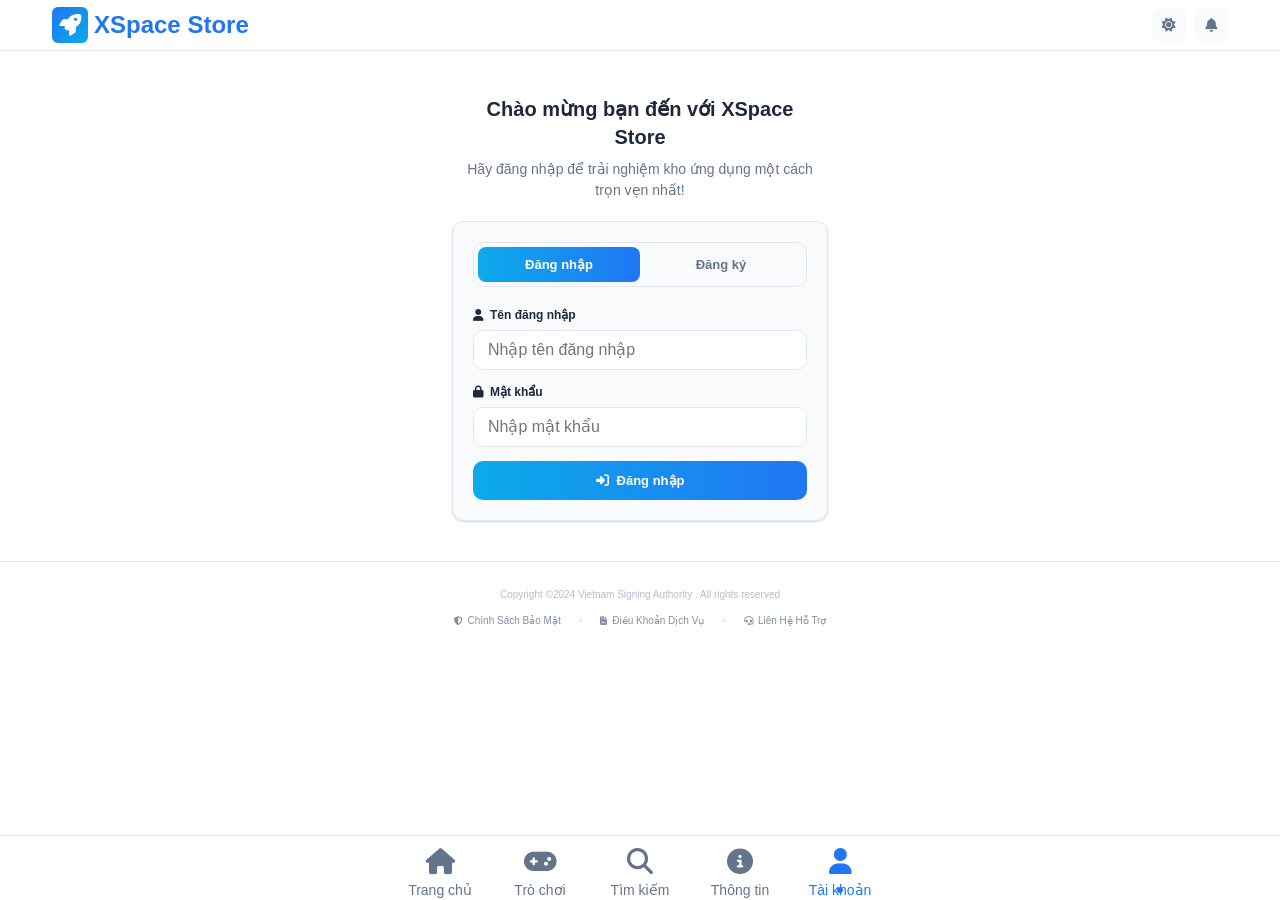
<file: app/account.html>
<!DOCTYPE html>
<html lang="vi">
<head>
    <meta charset="UTF-8">
    <meta name="viewport" content="width=device-width, initial-scale=1.0, maximum-scale=1.0, user-scalable=no, viewport-fit=cover">
    <title>Tài khoản - XSpace Store</title>
    <link rel="icon" href="https://i.imgur.com/k0zikhA.png" type="image/x-icon">
    <link rel="stylesheet" href="https://cdnjs.cloudflare.com/ajax/libs/font-awesome/6.4.0/css/all.min.css">
    
    <!-- Trust & Security Meta Tags -->
    <meta name="description" content="XSpace Store - Quản lý tài khoản để tải ứng dụng iOS miễn phí. Đăng ký hoặc đăng nhập để truy cập kho ứng dụng.">
    <meta name="keywords" content="iOS apps, tải ứng dụng, iPhone, iPad, tài khoản, đăng ký, đăng nhập">
    <meta name="author" content="XSpace Store">
    <meta name="robots" content="index, follow">
    <meta name="google-site-verification" content="YOUR_GOOGLE_VERIFICATION_CODE">
    <meta name="security" content="ssl">
    <meta property="og:title" content="XSpace Store - Tài Khoản">
    <meta property="og:description" content="Quản lý tài khoản XSpace Store">
    <meta property="og:type" content="website">
    <meta property="og:url" content="https://modos.site/account.html">
    
    <!-- Sử dụng CSS chính từ index.html -->
    <link rel="stylesheet" href="css/styles.css">
    
    <script src="js/config.js"></script>

    <style>
        /* Page-specific styles */
        :root {
            --primary:#2076f3; --primary-dark:#0cabeb; --primary-light:#e1f0ff;
            --success:#10b981; --danger:#ef4444; --warning:#f59e0b;
            --refresh-bg:#f1f5f9; --refresh-hover:#e1f0ff; --refresh-active:#d1e4ff;
            --premium: linear-gradient(135deg, #f59e0b, #eab308, #f97316);
        }
        
        [data-theme="dark"] {
            --primary: #3b82f6;
            --primary-dark: #1d4ed8;
            --primary-light: #1e293b;
            --success: #10b981;
            --danger: #ef4444;
            --warning: #f59e0b;
            --refresh-bg: #1e293b;
            --refresh-hover: #2d3748;
            --refresh-active: #3c4b5f;
            --premium: linear-gradient(135deg, #f59e0b, #eab308, #f97316);
        }
        
        /* Ripple effect cho theme toggle */
        .ripple {
            position: absolute;
            border-radius: 50%;
            background: rgba(255, 255, 255, 0.7);
            transform: scale(0);
            animation: ripple-animation 0.6s linear;
        }
        
        @keyframes ripple-animation {
            to {
                transform: scale(4);
                opacity: 0;
            }
        }
        
        /* Pulse effect cho nút Telegram */
        @keyframes pulse {
            0% {
                transform: scale(1);
            }
            50% {
                transform: scale(1.1);
            }
            100% {
                transform: scale(1);
            }
        }
        
        .telegram-btn:hover {
            animation: pulse 0.5s ease-in-out;
        }

        /* Main Content */
        .main-content {
            padding-top: 60px;
        }

        /* Welcome Section */
        .welcome-section { text-align:center; margin-bottom:20px; padding:0 12px; }
        .welcome-title { font-size:20px; font-weight:700; margin-bottom:8px; color:var(--text-primary); }
        .welcome-subtitle { font-size:14px; color:var(--text-secondary); line-height:1.5; }

        /* Account Container */
        .account-container { max-width:400px; margin:20px auto; padding:0 12px; }
        .auth-card { 
            background:var(--surface); border-radius:12px; overflow:hidden; 
            box-shadow:var(--card-shadow); border:1px solid var(--border); 
            padding:20px; transition:all .3s; 
        }
        .auth-card:hover { 
            transform:translateY(-2px); box-shadow:var(--card-shadow-hover); 
        }

        /* Tabs */
        .auth-tabs { 
            display:flex; margin-bottom:20px; 
            background:var(--surface); border-radius:10px; 
            padding:4px; border:1px solid var(--border); 
        }
        .auth-tab { 
            flex:1; padding:10px; border:none; background:transparent; 
            color:var(--text-secondary); border-radius:8px; 
            cursor:pointer; font-weight:600; font-size:13px; transition:all .3s; 
        }
        .auth-tab.active { 
            background:linear-gradient(90deg, var(--primary-dark), var(--primary)); 
            color:white; 
        }

        /* Forms */
        .auth-form { display:none; }
        .auth-form.active { display:block; }
        .form-group { margin-bottom:14px; }
        .form-label { 
            display:block; font-weight:600; margin-bottom:6px; 
            color:var(--text-primary); font-size:12px; 
            display:flex; align-items:center; gap:6px; 
        }
        .form-input { 
            width:100%; padding:10px 14px; border:1px solid var(--border); 
            border-radius:10px; font-size:13px; transition:all .3s; 
            background:var(--background); color:var(--text-primary); 
        }
        .form-input:focus { 
            outline:none; border-color:var(--primary); 
            box-shadow:0 0 0 3px rgba(32, 118, 243, 0.1); 
        }
        .submit-btn { 
            width:100%; background:linear-gradient(90deg, var(--primary-dark), var(--primary)); 
            color:white; border:none; padding:12px; border-radius:10px; 
            font-weight:700; cursor:pointer; transition:all .3s; 
            font-size:13px; margin-top:6px; 
            display:flex; align-items:center; justify-content:center; gap:8px; 
        }
        .submit-btn:hover { 
            background:linear-gradient(90deg, var(--primary), var(--primary-dark)); 
            transform:translateY(-1px); 
        }
        .submit-btn:disabled { 
            background:var(--text-muted); cursor:not-allowed; transform:none; 
        }

        /* Messages */
        .message { 
            padding:10px 14px; border-radius:10px; margin-bottom:14px; 
            display:none; align-items:center; gap:8px; 
            border:1px solid transparent; font-size:12px; 
        }
        .message-success { 
            background:rgba(16,185,129,0.1); color:var(--success); 
            border-color:rgba(16,185,129,0.2); 
        }
        .message-error { 
            background:rgba(239,68,68,0.1); color:var(--danger); 
            border-color:rgba(239,68,68,0.2); 
        }

        /* User Info */
        .user-info { display:none; text-align:center; }
        .user-info.active { display:block; }
        .user-avatar { 
            width:80px; height:80px; border-radius:50%; 
            background:linear-gradient(90deg, var(--primary-dark), var(--primary)); 
            color:white; display:flex; align-items:center; justify-content:center; 
            font-size:32px; font-weight:700; margin:0 auto 16px; 
            box-shadow:0 4px 8px rgba(12, 171, 235, 0.2); 
        }
        .user-name { font-size:20px; font-weight:700; margin-bottom:8px; color:var(--text-primary); }
        .user-details { 
            background:var(--surface); border-radius:12px; padding:16px; 
            margin:16px 0; border:1px solid var(--border); 
        }
        .user-detail { 
            color:var(--text-secondary); margin-bottom:8px; font-size:13px; 
            display:flex; align-items:center; justify-content:flex-start; gap:8px; padding:6px 0; 
        }
        .user-detail i { width:18px; color:var(--primary); }
        .user-badge { 
            display:inline-flex; align-items:center; gap:6px; 
            background:linear-gradient(90deg, var(--primary-dark), var(--primary)); 
            color:white; padding:6px 12px; border-radius:16px; 
            font-size:12px; font-weight:700; margin:10px 0; 
            box-shadow:0 2px 6px rgba(0,0,0,0.1); 
        }
        .user-badge.free { background:var(--text-muted); }
        .user-badge.trial { background:linear-gradient(90deg, #10b981, #0da271); }
        .user-badge.basic { background:linear-gradient(90deg, #3b82f6, #1d4ed8); }
        .user-badge.plus { background:linear-gradient(90deg, #8b5cf6, #7c3aed); }
        .user-badge.premium { 
            background:var(--premium); 
            box-shadow:0 2px 6px rgba(245,158,11,0.3); 
        }
        .user-badge i { font-size:14px; }
        .action-buttons { display:flex; flex-wrap:wrap; gap:10px; margin-top:20px; }
        .action-btn { 
            flex:1; min-width: calc(50% - 5px); padding:12px; 
            border:1px solid var(--border); border-radius:10px; 
            background:var(--surface); color:var(--text-primary); 
            cursor:pointer; font-weight:600; font-size:12px; transition:all .3s; 
            display:flex; align-items:center; justify-content:center; gap:6px; 
        }
        .action-btn:hover { 
            background:linear-gradient(90deg, var(--primary-dark), var(--primary)); 
            color:white; border-color:var(--primary); transform:translateY(-1px); 
        }
        .action-btn.logout { background:var(--danger); color:white; border-color:var(--danger); }
        .action-btn.logout:hover { background:#dc2626; }
        .action-btn.upgrade { background:var(--warning); color:white; border-color:var(--warning); }
        .action-btn.upgrade:hover { background:#d97706; }
        .action-btn.refresh { background:var(--refresh-bg); color:var(--text-secondary); border-color:var(--border); }
        .action-btn.refresh:hover { background:var(--refresh-hover); color:var(--primary); border-color:var(--primary); }
        .action-btn.change-password { background:linear-gradient(90deg, #10b981, #0da271); color:white; border-color:#10b981; }
        .action-btn.change-password:hover { background:linear-gradient(90deg, #0da271, #0c8a5c); }

        /* Last Refresh Time */
        .last-refresh {
            margin-top: 12px;
            padding-top: 12px;
            border-top: 1px dashed var(--border);
            font-size: 11px;
            color: var(--text-muted);
            display: flex;
            align-items: center;
            justify-content: flex-start;
            gap: 8px;
        }
        .last-refresh i {
            font-size: 10px;
        }

        /* Change Password Modal */
        .change-password-modal { 
            display:none; position:fixed; top:0; left:0; right:0; bottom:0; 
            background:rgba(0,0,0,0.5); z-index:1000; 
            align-items:center; justify-content:center; padding:20px; 
        }
        .change-password-modal.active { display:flex; }
        .change-password-card { 
            background:var(--surface); border-radius:16px; padding:24px; 
            width:100%; max-width:400px; box-shadow:0 10px 25px rgba(0,0,0,0.2); 
            animation:modalAppear 0.3s ease-out; 
        }
        @keyframes modalAppear { 
            from { opacity:0; transform:scale(0.9); } 
            to { opacity:1; transform:scale(1); } 
        }
        .change-password-header { display:flex; align-items:center; justify-content:space-between; margin-bottom:20px; }
        .change-password-title { font-size:18px; font-weight:700; color:var(--text-primary); display:flex; align-items:center; gap:8px; }
        .close-modal { 
            width:32px; height:32px; border-radius:8px; background:var(--surface); 
            border:1px solid var(--border); color:var(--text-secondary); cursor:pointer; 
            display:flex; align-items:center; justify-content:center; transition:all .3s; 
        }
        .close-modal:hover { background:var(--danger); color:white; border-color:var(--danger); }
        .change-password-form .form-group:last-child { margin-bottom:0; }
        .password-strength { margin-top:6px; font-size:11px; display:flex; align-items:center; gap:4px; }
        .strength-bar { flex:1; height:4px; background:var(--border); border-radius:2px; overflow:hidden; }
        .strength-fill { height:100%; width:0%; transition:all .3s; }
        .strength-weak .strength-fill { width:33%; background:var(--danger); }
        .strength-medium .strength-fill { width:66%; background:var(--warning); }
        .strength-strong .strength-fill { width:100%; background:var(--success); }

        /* Loading */
        .loading { display:inline-block; width:16px; height:16px; border:2px solid rgba(255,255,255,.3); border-radius:50%; border-top-color:#fff; animation:spin 1s ease-in-out infinite; }
        @keyframes spin { to { transform:rotate(360deg); } }

        /* Quick Loading */
        .quick-loading { display:none; text-align:center; padding:20px; }
        .quick-loading.active { display:block; }
        .quick-loading .loading { width:24px; height:24px; margin-bottom:10px; }

        /* Consent Checkbox */
        .consent-group {
            background: var(--surface);
            padding: 12px;
            border-radius: 10px;
            border: 1px solid var(--border);
            margin-top: 15px;
            margin-bottom: 15px;
            display: none;
        }

        .consent-checkbox {
            display: flex;
            align-items: flex-start;
            gap: 10px;
            cursor: pointer;
        }

        .consent-checkbox input {
            margin-top: 3px;
        }

        .consent-text {
            font-size: 12px;
            color: var(--text-secondary);
            line-height: 1.4;
        }

        .consent-text a {
            color: var(--primary);
            text-decoration: none;
        }

        .consent-text a:hover {
            text-decoration: underline;
        }

        /* Prevent zoom on input focus */
        input, select, textarea {
            font-size: 16px !important;
            touch-action: manipulation;
        }
        
        /* Disable text size adjustment */
        html {
            -webkit-text-size-adjust: 100%;
            text-size-adjust: 100%;
        }
        
        /* Responsive */
        @media (max-width:480px) {
            .account-container { padding:16px 0; margin:10px auto; }
            .auth-card { padding:16px; }
            .action-buttons { flex-direction:column; }
            .action-btn { min-width:100%; }
            .welcome-title { font-size:18px; }
            .welcome-subtitle { font-size:13px; }
            .change-password-card { padding:20px; margin:0 12px; }
        }
    </style>
</head>
<body>
    <!-- Header - ĐỒNG BỘ 100% VỚI INDEX.HTML -->
    <header class="header">
        <div class="container">
            <div class="header-content">
                <a href="index.html" class="logo">
                    <div class="logo-icon"><i class="fas fa-rocket"></i></div>
                    XSpace Store
                </a>
                <!-- Search bar ẩn giống index.html -->
                <div class="search-bar" style="display: none;">
                    <i class="fas fa-search"></i>
                    <input type="text" id="searchInput" placeholder="Tìm kiếm ứng dụng...">
                </div>
                <div class="user-actions">
                    <!-- Nút chuyển đổi chế độ sáng/tối -->
                    <button class="icon-btn theme-toggle" id="themeToggle">
                        <i class="fas fa-sun theme-icon sun-icon"></i>
                        <i class="fas fa-moon theme-icon moon-icon"></i>
                    </button>
                    <!-- Nút Telegram -->
                    <a href="https://t.me/xspace_ipa" target="_blank" class="icon-btn telegram-btn" id="telegramBtn">
                        <i class="fas fa-bell"></i>
                    </a>
                </div>
            </div>
        </div>
    </header>

    <main class="main-content">
        <div class="account-container">
            <!-- Quick Loading -->
            <div class="quick-loading" id="quickLoading">
                <div class="loading"></div>
                <p>Đang tải thông tin...</p>
            </div>

            <!-- Messages -->
            <div id="successMessage" class="message message-success">
                <i class="fas fa-check-circle"></i>
                <span id="successText">Thành công!</span>
            </div>
            
            <div id="errorMessage" class="message message-error">
                <i class="fas fa-exclamation-circle"></i>
                <span id="errorText">Đã xảy ra lỗi!</span>
            </div>

            <!-- Welcome Section (shown when not logged in) -->
            <div class="welcome-section" id="welcomeSection">
                <h2 class="welcome-title">Chào mừng bạn đến với XSpace Store</h2>
                <p class="welcome-subtitle">Hãy đăng nhập để trải nghiệm kho ứng dụng một cách trọn vẹn nhất!</p>
            </div>

            <!-- Login/Register Forms -->
            <div id="authForms">
                <div class="auth-card">
                    <!-- Tabs -->
                    <div class="auth-tabs">
                        <button class="auth-tab active" data-form="loginForm">Đăng nhập</button>
                        <button class="auth-tab" data-form="registerForm">Đăng ký</button>
                    </div>

                    <!-- Login Form -->
                    <form class="auth-form active" id="loginForm">
                        <div class="form-group">
                            <label class="form-label" for="loginUsername">
                                <i class="fas fa-user"></i>
                                Tên đăng nhập
                            </label>
                            <input type="text" id="loginUsername" class="form-input" placeholder="Nhập tên đăng nhập" required>
                        </div>

                        <div class="form-group">
                            <label class="form-label" for="loginPassword">
                                <i class="fas fa-lock"></i>
                                Mật khẩu
                            </label>
                            <input type="password" id="loginPassword" class="form-input" placeholder="Nhập mật khẩu" required>
                        </div>

                        <button type="submit" class="submit-btn" id="loginBtn">
                            <i class="fas fa-sign-in-alt"></i>
                            Đăng nhập
                        </button>
                    </form>

                    <!-- Register Form -->
                    <form class="auth-form" id="registerForm">
                        <div class="form-group">
                            <label class="form-label" for="registerUsername">
                                <i class="fas fa-user"></i>
                                Tên đăng nhập
                            </label>
                            <input type="text" id="registerUsername" class="form-input" placeholder="Chọn tên đăng nhập" required>
                        </div>

                        <div class="form-group">
                            <label class="form-label" for="registerEmail">
                                <i class="fas fa-envelope"></i>
                                Email
                            </label>
                            <input type="email" id="registerEmail" class="form-input" placeholder="Nhập email của bạn" required>
                        </div>

                        <div class="form-group">
                            <label class="form-label" for="registerPassword">
                                <i class="fas fa-lock"></i>
                                Mật khẩu
                            </label>
                            <input type="password" id="registerPassword" class="form-input" placeholder="Tạo mật khẩu" required>
                        </div>

                        <div class="form-group">
                            <label class="form-label" for="registerConfirmPassword">
                                <i class="fas fa-lock"></i>
                                Nhập lại mật khẩu
                            </label>
                            <input type="password" id="registerConfirmPassword" class="form-input" placeholder="Xác nhận mật khẩu" required>
                        </div>

                        <!-- Consent Checkbox -->
                        <div class="consent-group" id="consentGroup">
                            <label class="consent-checkbox">
                                <input type="checkbox" id="privacyConsent" required>
                                <span class="consent-text">
                                    Tôi đồng ý với <a href="privacy-policy.html" target="_blank">Chính Sách Bảo Mật</a> 
                                    và <a href="terms-of-service.html" target="_blank">Điều Khoản Dịch Vụ</a> của XSpace Store
                                </span>
                            </label>
                        </div>

                        <button type="submit" class="submit-btn" id="registerBtn">
                            <i class="fas fa-user-plus"></i>
                            Đăng ký tài khoản
                        </button>
                    </form>
                </div>
            </div>

            <!-- User Info (shown after login) -->
            <div class="user-info" id="userInfo">
                <div class="auth-card">
                    <div class="user-avatar" id="userAvatar">
                        <i class="fas fa-user"></i>
                    </div>
                    
                    <h2 class="user-name" id="userName">Người dùng</h2>
                    
                    <div class="user-details">
                        <div class="user-detail">
                            <i class="fas fa-envelope"></i>
                            <span>Email: <strong id="userEmail">user@example.com</strong></span>
                        </div>
                        
                        <div class="user-detail">
                            <i class="fas fa-calendar"></i>
                            <span>Ngày tham gia: <strong id="userCreatedDate">01/01/2024</strong></span>
                        </div>
                        
                        <div class="user-detail" id="vipExpiryInfo" style="display: none;">
                            <i class="fas fa-crown"></i>
                            <span>VIP đến: <strong id="vipExpiryDate">01/01/2024</strong></span>
                        </div>
                        
                        <div class="user-detail" id="vipStatusInfo" style="display: none;">
                            <i class="fas fa-check-circle"></i>
                            <span>Trạng thái: <strong id="vipStatusText">Đang hoạt động</strong></span>
                        </div>
                        
                        <!-- Last Refresh Time -->
                        <div class="last-refresh">
                            <i class="fas fa-clock"></i>
                            <span>Cập nhật lần cuối: <strong id="lastRefreshTime">--:--:--</strong></span>
                        </div>
                    </div>
                    
                    <div class="user-badge free" id="userBadge">
                        <i class="fas fa-user"></i>
                        <span>Tài khoản Miễn phí</span>
                    </div>

                    <div class="action-buttons">
                        <button class="action-btn change-password" id="changePasswordBtn">
                            <i class="fas fa-key"></i>
                            Đổi mật khẩu
                        </button>
                        <button class="action-btn upgrade" id="upgradeBtn">
                            <i class="fas fa-crown"></i>
                            Nâng cấp VIP
                        </button>
                        <button class="action-btn refresh" id="refreshBtn">
                            <i class="fas fa-sync-alt"></i>
                            Làm mới
                        </button>
                        <button class="action-btn logout" id="logoutBtn">
                            <i class="fas fa-sign-out-alt"></i>
                            Đăng xuất
                        </button>
                    </div>
                </div>
            </div>
        </div>
    </main>

    <!-- Footer -->
    <footer class="page-footer">
        <div class="container">
            <div class="footer-content">
                <p class="copyright">
                    Copyright ©2024 Vietnam Signing Authority . All rights reserved
                </p>
                
                <div class="footer-links">
                    <a href="privacy-policy.html" target="_blank" class="footer-link">
                        <i class="fas fa-shield-alt"></i>
                        Chính Sách Bảo Mật
                    </a>
                    
                    <span class="footer-divider">•</span>
                    
                    <a href="terms-of-service.html" target="_blank" class="footer-link">
                        <i class="fas fa-file-contract"></i>
                        Điều Khoản Dịch Vụ
                    </a>
                    
                    <span class="footer-divider">•</span>
                    
                    <a href="mailto:support@modos.site" class="footer-link">
                        <i class="fas fa-headset"></i>
                        Liên Hệ Hỗ Trợ
                    </a>
                </div>
            </div>
        </div>
    </footer>

    <!-- Change Password Modal -->
    <div class="change-password-modal" id="changePasswordModal">
        <div class="change-password-card">
            <div class="change-password-header">
                <h3 class="change-password-title">
                    <i class="fas fa-key"></i>
                    Đổi mật khẩu
                </h3>
                <button class="close-modal" id="closeChangePasswordModal">
                    <i class="fas fa-times"></i>
                </button>
            </div>
            
            <form id="changePasswordForm">
                <div class="form-group">
                    <label class="form-label" for="oldPassword">
                        <i class="fas fa-lock"></i>
                        Mật khẩu hiện tại
                    </label>
                    <input type="password" id="oldPassword" class="form-input" placeholder="Nhập mật khẩu hiện tại" required>
                </div>
                
                <div class="form-group">
                    <label class="form-label" for="newPassword">
                        <i class="fas fa-lock"></i>
                        Mật khẩu mới
                    </label>
                    <input type="password" id="newPassword" class="form-input" placeholder="Nhập mật khẩu mới" required>
                    <div class="password-strength" id="passwordStrength">
                        <span>Độ mạnh:</span>
                        <div class="strength-bar">
                            <div class="strength-fill"></div>
                        </div>
                    </div>
                </div>
                
                <div class="form-group">
                    <label class="form-label" for="confirmNewPassword">
                        <i class="fas fa-lock"></i>
                        Nhập lại mật khẩu mới
                    </label>
                    <input type="password" id="confirmNewPassword" class="form-input" placeholder="Xác nhận mật khẩu mới" required>
                </div>
                
                <button type="submit" class="submit-btn" id="submitChangePasswordBtn">
                    <i class="fas fa-check"></i>
                    Cập nhật mật khẩu
                </button>
            </form>
        </div>
    </div>

    <!-- Bottom Navigation - ĐỒNG BỘ 100% VỚI INDEX.HTML -->
    <nav class="bottom-nav">
        <div class="container">
            <div class="nav-items">
                <a href="index.html" class="nav-item" data-view="home">
                    <div class="nav-icon">
                        <i class="fas fa-home"></i>
                    </div>
                    <div class="nav-label">Trang chủ</div>
                </a>
                <a href="index.html#gamesSection" class="nav-item" data-view="games">
                    <div class="nav-icon">
                        <i class="fas fa-gamepad"></i>
                    </div>
                    <div class="nav-label">Trò chơi</div>
                </a>
                <a href="index.html" class="nav-item" data-view="search" id="searchNavItem">
                    <div class="nav-icon">
                        <i class="fas fa-search"></i>
                    </div>
                    <div class="nav-label">Tìm kiếm</div>
                </a>
                <a href="info.html" class="nav-item">
                    <div class="nav-icon">
                        <i class="fas fa-info-circle"></i>
                    </div>
                    <div class="nav-label">Thông tin</div>
                </a>
                <a href="account.html" class="nav-item active">
                    <div class="nav-icon">
                        <i class="fas fa-user"></i>
                    </div>
                    <div class="nav-label">Tài khoản</div>
                </a>
            </div>
        </div>
    </nav>

    <script>
        // CONFIG được lấy từ config.js đã load ở trên
        
        // DOM Elements
        const authTabs = document.querySelectorAll('.auth-tab');
        const authForms = document.querySelectorAll('.auth-form');
        const loginForm = document.getElementById('loginForm');
        const registerForm = document.getElementById('registerForm');
        const authFormsContainer = document.getElementById('authForms');
        const userInfo = document.getElementById('userInfo');
        const welcomeSection = document.getElementById('welcomeSection');
        const loginBtn = document.getElementById('loginBtn');
        const registerBtn = document.getElementById('registerBtn');
        const logoutBtn = document.getElementById('logoutBtn');
        const upgradeBtn = document.getElementById('upgradeBtn');
        const refreshBtn = document.getElementById('refreshBtn');
        const changePasswordBtn = document.getElementById('changePasswordBtn');
        const changePasswordModal = document.getElementById('changePasswordModal');
        const closeChangePasswordModal = document.getElementById('closeChangePasswordModal');
        const changePasswordForm = document.getElementById('changePasswordForm');
        const submitChangePasswordBtn = document.getElementById('submitChangePasswordBtn');
        const newPasswordInput = document.getElementById('newPassword');
        const passwordStrength = document.getElementById('passwordStrength');
        const successMessage = document.getElementById('successMessage');
        const errorMessage = document.getElementById('errorMessage');
        const successText = document.getElementById('successText');
        const errorText = document.getElementById('errorText');
        const quickLoading = document.getElementById('quickLoading');
        const lastRefreshTimeElement = document.getElementById('lastRefreshTime');
        const vipStatusInfo = document.getElementById('vipStatusInfo');
        const vipStatusText = document.getElementById('vipStatusText');
        const vipExpiryInfo = document.getElementById('vipExpiryInfo');
        const privacyConsent = document.getElementById('privacyConsent');
        const consentGroup = document.getElementById('consentGroup');
        
        // Theme management
        const themeToggle = document.getElementById('themeToggle');
        const htmlElement = document.documentElement;

        // AUTO REFRESH SYSTEM
        let autoRefreshInterval = null;
        let lastRefreshTime = null;

        // Theme Manager Class
        class ThemeManager {
            constructor() {
                this.themeToggle = document.getElementById('themeToggle');
                this.htmlElement = document.documentElement;
                this.body = document.body;
                this.init();
            }
            
            init() {
                // Kiểm tra theme đã lưu
                const savedTheme = localStorage.getItem('theme');
                
                // Áp dụng theme đã lưu hoặc mặc định (light)
                if (savedTheme === 'dark') {
                    this.setTheme('dark');
                } else {
                    // Mặc định là light mode
                    this.setTheme('light');
                    localStorage.setItem('theme', 'light');
                }
                
                // Thêm sự kiện click cho nút chuyển đổi
                this.themeToggle.addEventListener('click', (e) => this.toggleTheme(e));
            }
            
            setTheme(theme) {
                const isDark = theme === 'dark';
                this.htmlElement.setAttribute('data-theme', isDark ? 'dark' : 'light');
                localStorage.setItem('theme', isDark ? 'dark' : 'light');
                
                // Cập nhật icon
                this.updateThemeIcon(isDark);
                
                // Cập nhật meta theme-color cho viền trên cùng
                this.updateMetaThemeColor(isDark);
            }
            
            toggleTheme(e) {
                const currentTheme = this.htmlElement.getAttribute('data-theme');
                const isDark = currentTheme === 'dark';
                this.setTheme(isDark ? 'light' : 'dark');
                
                // Thêm hiệu ứng ripple
                this.createRippleEffect(e);
            }
            
            updateThemeIcon(isDark) {
                const sunIcon = this.themeToggle.querySelector('.sun-icon');
                const moonIcon = this.themeToggle.querySelector('.moon-icon');
                
                if (isDark) {
                    sunIcon.style.opacity = '0';
                    sunIcon.style.transform = 'rotate(90deg) scale(0.5)';
                    moonIcon.style.opacity = '1';
                    moonIcon.style.transform = 'rotate(0deg) scale(1)';
                } else {
                    sunIcon.style.opacity = '1';
                    sunIcon.style.transform = 'rotate(0deg) scale(1)';
                    moonIcon.style.opacity = '0';
                    moonIcon.style.transform = 'rotate(-90deg) scale(0.5)';
                }
            }
            
            updateMetaThemeColor(isDark) {
                // Cập nhật màu theme cho thanh địa chỉ và UI trình duyệt
                const themeColor = isDark ? '#0f172a' : '#ffffff';
                
                let metaThemeColor = document.querySelector('meta[name="theme-color"]');
                if (!metaThemeColor) {
                    metaThemeColor = document.createElement('meta');
                    metaThemeColor.name = 'theme-color';
                    document.head.appendChild(metaThemeColor);
                }
                metaThemeColor.content = themeColor;
                
                // Cập nhật màu cho Safari
                let metaAppleThemeColor = document.querySelector('meta[name="apple-mobile-web-app-status-bar-style"]');
                if (!metaAppleThemeColor) {
                    metaAppleThemeColor = document.createElement('meta');
                    metaAppleThemeColor.name = 'apple-mobile-web-app-status-bar-style';
                    document.head.appendChild(metaAppleThemeColor);
                }
                metaAppleThemeColor.content = isDark ? 'black' : 'default';
            }
            
            createRippleEffect(event) {
                const button = event.currentTarget;
                const circle = document.createElement('span');
                const diameter = Math.max(button.clientWidth, button.clientHeight);
                const radius = diameter / 2;
                
                circle.style.width = circle.style.height = `${diameter}px`;
                circle.style.left = `${event.clientX - button.getBoundingClientRect().left - radius}px`;
                circle.style.top = `${event.clientY - button.getBoundingClientRect().top - radius}px`;
                circle.classList.add('ripple');
                
                const ripple = button.getElementsByClassName('ripple')[0];
                if (ripple) {
                    ripple.remove();
                }
                
                button.appendChild(circle);
                
                // Xóa ripple sau khi animation kết thúc
                setTimeout(() => {
                    if (circle.parentNode === button) {
                        button.removeChild(circle);
                    }
                }, 600);
            }
        }

        // Format date function
        function formatDate(dateString) {
            if (!dateString) return 'Không xác định';
            
            if (dateString.includes('T')) {
                const date = new Date(dateString);
                return date.toLocaleDateString('vi-VN');
            }
            
            if (dateString.includes('/')) {
                return dateString;
            }
            
            return dateString;
        }

        // Parse date function
        function parseDate(dateString) {
            if (!dateString || dateString === '') return null;
            
            try {
                // Thử parse ISO format
                if (dateString.includes('T')) {
                    return new Date(dateString);
                }
                
                // Thử parse dd/mm/yyyy format
                if (dateString.includes('/')) {
                    const parts = dateString.split('/');
                    if (parts.length === 3) {
                        const day = parseInt(parts[0]);
                        const month = parseInt(parts[1]) - 1;
                        const year = parseInt(parts[2]);
                        const fullYear = year < 100 ? year + 2000 : year;
                        return new Date(fullYear, month, day);
                    }
                }
                
                return new Date(dateString);
            } catch (error) {
                console.error('Error parsing date:', dateString, error);
                return null;
            }
        }

        // AUTO REFRESH FUNCTIONS
        function startAutoRefresh(userEmail) {
            if (!userEmail) return;
            
            if (autoRefreshInterval) {
                clearInterval(autoRefreshInterval);
            }
            
            performAutoRefresh(userEmail);
            
            autoRefreshInterval = setInterval(() => {
                performAutoRefresh(userEmail);
            }, 5000);
        }

        function stopAutoRefresh() {
            if (autoRefreshInterval) {
                clearInterval(autoRefreshInterval);
                autoRefreshInterval = null;
            }
        }

        async function performAutoRefresh(userEmail) {
            try {
                const response = await fetch(`${CONFIG.GOOGLE_SCRIPT_URL}?action=autoRefreshUser&email=${encodeURIComponent(userEmail)}`);
                const result = await response.json();
                
                if (result.success && result.autoRefreshed) {
                    const userData = result.data;
                    updateUserUI(userData);
                    localStorage.setItem('currentUser', JSON.stringify(userData));
                    
                    lastRefreshTime = new Date().toLocaleTimeString('vi-VN');
                    lastRefreshTimeElement.textContent = lastRefreshTime;
                }
            } catch (error) {
                console.error('Lỗi khi auto refresh:', error);
            }
        }

        // Hàm cập nhật UI
        function updateUserUI(userData) {
            if (!userData) return;
            
            console.log('Updating UI with data:', userData);
            
            // Cập nhật thông tin cơ bản
            document.getElementById('userName').textContent = userData.username || 'Người dùng';
            document.getElementById('userEmail').textContent = userData.email || 'Chưa có email';
            document.getElementById('userCreatedDate').textContent = formatDate(userData.createdDate) || 'Không xác định';
            
            // Set avatar với chữ cái đầu của username
            const firstLetter = (userData.username || 'U').charAt(0).toUpperCase();
            document.getElementById('userAvatar').innerHTML = firstLetter;
            
            // Update badge và VIP info
            const userBadge = document.getElementById('userBadge');
            const vipExpiryDate = document.getElementById('vipExpiryDate');
            const upgradeBtn = document.getElementById('upgradeBtn');
            
            const packageInfo = {
                'free': { name: 'Miễn phí', class: 'free', icon: 'fas fa-user' },
                'trial': { name: 'Trial', class: 'trial', icon: 'fas fa-star' },
                'basic': { name: 'Basic', class: 'basic', icon: 'fas fa-crown' },
                'plus': { name: 'Plus', class: 'plus', icon: 'fas fa-crown' },
                'premium': { name: 'Premium', class: 'premium', icon: 'fas fa-crown' }
            };
            
            const packageType = userData.packageType || 'free';
            const currentPackage = packageInfo[packageType] || packageInfo.free;
            
            // Cập nhật gói tài khoản
            userBadge.innerHTML = `<i class="${currentPackage.icon}"></i><span>Tài khoản ${currentPackage.name}</span>`;
            userBadge.className = `user-badge ${currentPackage.class}`;
            
            // Cập nhật thông tin VIP expiry
            if (userData.vipExpiry && userData.vipExpiry !== '') {
                vipExpiryDate.textContent = formatDate(userData.vipExpiry);
                vipExpiryInfo.style.display = 'flex';
            } else {
                vipExpiryInfo.style.display = 'none';
            }
            
            // FIX LOGIC HIỂN THỊ TRẠNG THÁI VIP
            if (packageType !== 'free') {
                vipStatusInfo.style.display = 'flex';
                
                // Sử dụng trạng thái từ server nếu có
                const vipStatus = userData.vipStatus || 'free';
                
                if (vipStatus === 'active') {
                    vipStatusText.textContent = 'Đang hoạt động';
                    vipStatusText.style.color = 'var(--success)';
                    upgradeBtn.style.display = 'none';
                } else if (vipStatus === 'expired') {
                    vipStatusText.textContent = 'Đã hết hạn';
                    vipStatusText.style.color = 'var(--danger)';
                    upgradeBtn.style.display = 'flex';
                } else {
                    // Kiểm tra ngày hết hạn để xác định
                    if (userData.vipExpiry && userData.vipExpiry !== '') {
                        const expiryDate = parseDate(userData.vipExpiry);
                        const today = new Date();
                        today.setHours(0, 0, 0, 0);
                        
                        if (expiryDate && !isNaN(expiryDate.getTime())) {
                            expiryDate.setHours(0, 0, 0, 0);
                            
                            if (expiryDate >= today) {
                                vipStatusText.textContent = 'Đang hoạt động';
                                vipStatusText.style.color = 'var(--success)';
                                upgradeBtn.style.display = 'none';
                            } else {
                                vipStatusText.textContent = 'Đã hết hạn';
                                vipStatusText.style.color = 'var(--danger)';
                                upgradeBtn.style.display = 'flex';
                            }
                        } else {
                            vipStatusText.textContent = 'Không xác định';
                            vipStatusText.style.color = 'var(--warning)';
                            upgradeBtn.style.display = 'flex';
                        }
                    } else {
                        vipStatusText.textContent = 'Không xác định';
                        vipStatusText.style.color = 'var(--warning)';
                        upgradeBtn.style.display = 'flex';
                    }
                }
            } else {
                vipStatusInfo.style.display = 'none';
                upgradeBtn.style.display = 'flex';
            }
            
            // Cập nhật thời gian refresh
            lastRefreshTimeElement.textContent = lastRefreshTime || '--:--:--';
        }

        // Check if user is already logged in
        document.addEventListener('DOMContentLoaded', function() {
            console.log('DOM Loaded - Checking for CONFIG');
            
            if (typeof CONFIG === 'undefined' || !CONFIG.GOOGLE_SCRIPT_URL) {
                console.error('Lỗi: Không tìm thấy CONFIG hoặc GOOGLE_SCRIPT_URL');
                showError('Không thể kết nối đến server. Vui lòng thử lại sau.');
                return;
            }
            
            console.log('CONFIG found:', CONFIG.GOOGLE_SCRIPT_URL);
            
            // Khởi tạo theme manager
            const themeManager = new ThemeManager();
            
            // Kiểm tra và áp dụng theme ngay lập tức để tránh flash
            const savedTheme = localStorage.getItem('theme');
            if (savedTheme === 'dark') {
                document.documentElement.setAttribute('data-theme', 'dark');
            }
            
            // Xử lý nút Telegram
            document.getElementById('telegramBtn').addEventListener('click', function(e) {
                window.open(this.href, '_blank');
            });
            
            // Kiểm tra người dùng đăng nhập
            const currentUser = getCurrentUser();
            console.log('Current user from localStorage:', currentUser);
            
            if (currentUser) {
                // Hiển thị thông tin người dùng ngay lập tức
                loadUserInfo(currentUser, true);
                
                // Sau đó tải thông tin mới nhất từ server
                refreshUserInfo(currentUser);
            } else {
                // Hiển thị form đăng nhập/đăng ký và welcome section
                authFormsContainer.style.display = 'block';
                welcomeSection.style.display = 'block';
                userInfo.style.display = 'none';
                quickLoading.style.display = 'none';
                console.log('No user logged in, showing auth forms');
            }
            
            // Dừng auto refresh khi rời trang
            window.addEventListener('beforeunload', function() {
                stopAutoRefresh();
            });
        });

        // Tab switching với hiển thị consent checkbox
        authTabs.forEach(tab => {
            tab.addEventListener('click', () => {
                const formId = tab.getAttribute('data-form');
                
                authTabs.forEach(t => t.classList.remove('active'));
                tab.classList.add('active');
                
                authForms.forEach(form => {
                    form.classList.remove('active');
                    if (form.id === formId) {
                        form.classList.add('active');
                    }
                });
                
                // Hiển thị consent chỉ ở form đăng ký
                if (formId === 'registerForm') {
                    consentGroup.style.display = 'block';
                } else {
                    consentGroup.style.display = 'none';
                }
            });
        });

        // Login form submission
        loginForm.addEventListener('submit', async function(e) {
            e.preventDefault();
            console.log('Login form submitted');
            
            const username = document.getElementById('loginUsername').value.trim();
            const password = document.getElementById('loginPassword').value.trim();
            
            if (!username || !password) {
                showError('Vui lòng điền đầy đủ thông tin');
                return;
            }
            
            loginBtn.innerHTML = '<div class="loading"></div> Đang đăng nhập...';
            loginBtn.disabled = true;
            
            try {
                console.log('Sending login request to:', CONFIG.GOOGLE_SCRIPT_URL);
                
                const response = await fetch(CONFIG.GOOGLE_SCRIPT_URL, {
                    method: 'POST',
                    headers: {
                        'Content-Type': 'text/plain;charset=utf-8',
                    },
                    body: JSON.stringify({
                        action: 'loginUser',
                        data: {
                            username: username,
                            password: password
                        }
                    })
                });
                
                console.log('Response received, status:', response.status);
                const result = await response.json();
                console.log('Login result:', result);
                
                if (result.success) {
                    // Save user info to localStorage
                    localStorage.setItem('currentUser', JSON.stringify(result.data));
                    console.log('User saved to localStorage:', result.data);
                    
                    // Hiển thị thông tin user và ẩn form đăng nhập
                    loadUserInfo(result.data, false);
                    
                    if (result.data.autoDowngraded) {
                        showSuccess('Đăng nhập thành công! Tài khoản VIP của bạn đã hết hạn và được chuyển về miễn phí.');
                    } else {
                        showSuccess('Đăng nhập thành công!');
                    }
                    
                    // Bật auto refresh
                    startAutoRefresh(result.data.email);
                } else {
                    throw new Error(result.message || 'Đăng nhập thất bại');
                }
            } catch (error) {
                console.error('Login error:', error);
                showError(error.message || 'Đăng nhập thất bại. Vui lòng kiểm tra kết nối mạng.');
            } finally {
                loginBtn.innerHTML = '<i class="fas fa-sign-in-alt"></i> Đăng nhập';
                loginBtn.disabled = false;
            }
        });

        // Register form submission với consent check
        registerForm.addEventListener('submit', async function(e) {
            e.preventDefault();
            
            const username = document.getElementById('registerUsername').value.trim();
            const email = document.getElementById('registerEmail').value.trim();
            const password = document.getElementById('registerPassword').value.trim();
            const confirmPassword = document.getElementById('registerConfirmPassword').value.trim();
            
            if (!username || !email || !password || !confirmPassword) {
                showError('Vui lòng điền đầy đủ thông tin');
                return;
            }
            
            if (password !== confirmPassword) {
                showError('Mật khẩu xác nhận không khớp');
                return;
            }
            
            if (password.length < 6) {
                showError('Mật khẩu phải có ít nhất 6 ký tự');
                return;
            }
            
            if (!isValidEmail(email)) {
                showError('Email không hợp lệ');
                return;
            }
            
            // QUAN TRỌNG: Kiểm tra consent
            if (!privacyConsent.checked) {
                showError('Vui lòng đồng ý với Chính Sách Bảo Mật và Điều Khoản Dịch Vụ');
                return;
            }
            
            registerBtn.innerHTML = '<div class="loading"></div> Đang đăng ký...';
            registerBtn.disabled = true;
            
            try {
                // Thêm xác thực human interaction để tránh bị flag
                const humanToken = await generateHumanToken();
                
                const response = await fetch(CONFIG.GOOGLE_SCRIPT_URL, {
                    method: 'POST',
                    headers: {
                        'Content-Type': 'text/plain;charset=utf-8',
                    },
                    body: JSON.stringify({
                        action: 'registerUser',
                        data: {
                            username: username,
                            password: password,
                            email: email,
                            humanToken: humanToken,
                            consent: true,
                            timestamp: new Date().toISOString()
                        }
                    })
                });
                
                const result = await response.json();
                
                if (result.success) {
                    showSuccess('Đăng ký thành công! Vui lòng đăng nhập.');
                    authTabs[0].click();
                    registerForm.reset();
                    privacyConsent.checked = false;
                } else {
                    throw new Error(result.message);
                }
            } catch (error) {
                showError(error.message || 'Đăng ký thất bại');
            } finally {
                registerBtn.innerHTML = '<i class="fas fa-user-plus"></i> Đăng ký tài khoản';
                registerBtn.disabled = false;
            }
        });

        // Logout
        logoutBtn.addEventListener('click', function() {
            stopAutoRefresh();
            localStorage.removeItem('currentUser');
            authFormsContainer.style.display = 'block';
            welcomeSection.style.display = 'block';
            userInfo.classList.remove('active');
            userInfo.style.display = 'none';
            showSuccess('Đã đăng xuất thành công');
        });

        // Upgrade button
        upgradeBtn.addEventListener('click', function() {
            window.location.href = 'payment.html';
        });

        // Refresh user info
        refreshBtn.addEventListener('click', async function() {
            const currentUser = getCurrentUser();
            if (currentUser) {
                refreshBtn.innerHTML = '<div class="loading"></div> Đang làm mới...';
                try {
                    await refreshUserInfo(currentUser);
                    showSuccess('Đã cập nhật thông tin tài khoản!');
                } catch (error) {
                    showError(error.message || 'Lỗi khi làm mới thông tin');
                } finally {
                    refreshBtn.innerHTML = '<i class="fas fa-sync-alt"></i> Làm mới';
                }
            }
        });

        // Change password modal
        changePasswordBtn.addEventListener('click', function() {
            changePasswordModal.classList.add('active');
            changePasswordForm.reset();
            passwordStrength.className = 'password-strength';
        });

        closeChangePasswordModal.addEventListener('click', function() {
            changePasswordModal.classList.remove('active');
        });

        changePasswordModal.addEventListener('click', function(e) {
            if (e.target === changePasswordModal) {
                changePasswordModal.classList.remove('active');
            }
        });

        // Password strength checker
        newPasswordInput.addEventListener('input', function() {
            const password = newPasswordInput.value;
            let strength = 0;
            
            if (password.length >= 8) strength++;
            if (/[A-Z]/.test(password)) strength++;
            if (/[a-z]/.test(password)) strength++;
            if (/[0-9]/.test(password)) strength++;
            if (/[^A-Za-z0-9]/.test(password)) strength++;
            
            passwordStrength.className = 'password-strength';
            if (password.length > 0) {
                if (strength <= 2) {
                    passwordStrength.classList.add('strength-weak');
                } else if (strength <= 4) {
                    passwordStrength.classList.add('strength-medium');
                } else {
                    passwordStrength.classList.add('strength-strong');
                }
            }
        });

        // Change password form submission
        changePasswordForm.addEventListener('submit', async function(e) {
            e.preventDefault();
            
            const oldPassword = document.getElementById('oldPassword').value.trim();
            const newPassword = document.getElementById('newPassword').value.trim();
            const confirmNewPassword = document.getElementById('confirmNewPassword').value.trim();
            
            if (!oldPassword || !newPassword || !confirmNewPassword) {
                showError('Vui lòng điền đầy đủ thông tin');
                return;
            }
            
            if (newPassword !== confirmNewPassword) {
                showError('Mật khẩu mới và xác nhận không khớp');
                return;
            }
            
            if (newPassword.length < 6) {
                showError('Mật khẩu mới phải có ít nhất 6 ký tự');
                return;
            }
            
            if (newPassword === oldPassword) {
                showError('Mật khẩu mới phải khác mật khẩu cũ');
                return;
            }
            
            const currentUser = getCurrentUser();
            if (!currentUser) {
                showError('Bạn cần đăng nhập để đổi mật khẩu');
                return;
            }
            
            submitChangePasswordBtn.innerHTML = '<div class="loading"></div> Đang cập nhật...';
            submitChangePasswordBtn.disabled = true;
            
            try {
                const response = await fetch(CONFIG.GOOGLE_SCRIPT_URL, {
                    method: 'POST',
                    headers: {
                        'Content-Type': 'text/plain;charset=utf-8',
                    },
                    body: JSON.stringify({
                        action: 'changePassword',
                        data: {
                            email: currentUser.email,
                            oldPassword: oldPassword,
                            newPassword: newPassword,
                            timestamp: new Date().toISOString()
                        }
                    })
                });
                
                const result = await response.json();
                
                if (result.success) {
                    showSuccess('Đổi mật khẩu thành công! Vui lòng đăng nhập lại với mật khẩu mới.');
                    
                    setTimeout(() => {
                        changePasswordModal.classList.remove('active');
                        changePasswordForm.reset();
                        passwordStrength.className = 'password-strength';
                        
                        setTimeout(() => {
                            logoutBtn.click();
                        }, 1000);
                    }, 2000);
                    
                } else {
                    throw new Error(result.message);
                }
            } catch (error) {
                showError(error.message || 'Đổi mật khẩu thất bại');
            } finally {
                submitChangePasswordBtn.innerHTML = '<i class="fas fa-check"></i> Cập nhật mật khẩu';
                submitChangePasswordBtn.disabled = false;
            }
        });

        // Utility functions
        async function loadUserInfo(userData, isQuickLoad) {
            console.log('loadUserInfo called with:', userData);
            
            // Hiển thị thông tin người dùng ngay lập tức
            document.getElementById('userName').textContent = userData.username || 'Người dùng';
            document.getElementById('userEmail').textContent = userData.email || 'Chưa có email';
            document.getElementById('userCreatedDate').textContent = formatDate(userData.createdDate) || 'Không xác định';
            
            // Set avatar với chữ cái đầu của username
            const firstLetter = (userData.username || 'U').charAt(0).toUpperCase();
            document.getElementById('userAvatar').innerHTML = firstLetter;
            
            // Update badge và VIP info
            const userBadge = document.getElementById('userBadge');
            const vipExpiryDate = document.getElementById('vipExpiryDate');
            const upgradeBtn = document.getElementById('upgradeBtn');
            
            const packageInfo = {
                'free': { name: 'Miễn phí', class: 'free', icon: 'fas fa-user' },
                'trial': { name: 'Trial', class: 'trial', icon: 'fas fa-star' },
                'basic': { name: 'Basic', class: 'basic', icon: 'fas fa-crown' },
                'plus': { name: 'Plus', class: 'plus', icon: 'fas fa-crown' },
                'premium': { name: 'Premium', class: 'premium', icon: 'fas fa-crown' }
            };
            
            const packageType = userData.packageType || 'free';
            const currentPackage = packageInfo[packageType] || packageInfo.free;
            
            // Cập nhật gói tài khoản
            userBadge.innerHTML = `<i class="${currentPackage.icon}"></i><span>Tài khoản ${currentPackage.name}</span>`;
            userBadge.className = `user-badge ${currentPackage.class}`;
            
            // Cập nhật thông tin VIP expiry
            if (userData.vipExpiry && userData.vipExpiry !== '') {
                vipExpiryDate.textContent = formatDate(userData.vipExpiry);
                vipExpiryInfo.style.display = 'flex';
            } else {
                vipExpiryInfo.style.display = 'none';
            }
            
            // FIX LOGIC HIỂN THỊ TRẠNG THÁI VIP
            if (packageType !== 'free') {
                vipStatusInfo.style.display = 'flex';
                
                // Sử dụng trạng thái từ server nếu có
                const vipStatus = userData.vipStatus || 'free';
                
                if (vipStatus === 'active') {
                    vipStatusText.textContent = 'Đang hoạt động';
                    vipStatusText.style.color = 'var(--success)';
                    upgradeBtn.style.display = 'none';
                } else if (vipStatus === 'expired') {
                    vipStatusText.textContent = 'Đã hết hạn';
                    vipStatusText.style.color = 'var(--danger)';
                    upgradeBtn.style.display = 'flex';
                } else {
                    // Kiểm tra ngày hết hạn để xác định
                    if (userData.vipExpiry && userData.vipExpiry !== '') {
                        const expiryDate = parseDate(userData.vipExpiry);
                        const today = new Date();
                        today.setHours(0, 0, 0, 0);
                        
                        if (expiryDate && !isNaN(expiryDate.getTime())) {
                            expiryDate.setHours(0, 0, 0, 0);
                            
                            if (expiryDate >= today) {
                                vipStatusText.textContent = 'Đang hoạt động';
                                vipStatusText.style.color = 'var(--success)';
                                upgradeBtn.style.display = 'none';
                            } else {
                                vipStatusText.textContent = 'Đã hết hạn';
                                vipStatusText.style.color = 'var(--danger)';
                                upgradeBtn.style.display = 'flex';
                            }
                        } else {
                            vipStatusText.textContent = 'Không xác định';
                            vipStatusText.style.color = 'var(--warning)';
                            upgradeBtn.style.display = 'flex';
                        }
                    } else {
                        vipStatusText.textContent = 'Không xác định';
                        vipStatusText.style.color = 'var(--warning)';
                        upgradeBtn.style.display = 'flex';
                    }
                }
            } else {
                vipStatusInfo.style.display = 'none';
                upgradeBtn.style.display = 'flex';
            }
            
            // ẨN form đăng nhập và HIỆN thông tin user
            authFormsContainer.style.display = 'none';
            welcomeSection.style.display = 'none';
            userInfo.style.display = 'block';
            userInfo.classList.add('active');
            quickLoading.style.display = 'none';
            
            console.log('User info displayed, auth forms hidden');
            
            // Cập nhật thời gian refresh
            lastRefreshTime = new Date().toLocaleTimeString('vi-VN');
            lastRefreshTimeElement.textContent = lastRefreshTime;
            
            // BẬT AUTO REFRESH
            if (userData.email) {
                startAutoRefresh(userData.email);
            }
        }

        async function refreshUserInfo(userData) {
            try {
                const response = await fetch(`${CONFIG.GOOGLE_SCRIPT_URL}?action=autoRefreshUser&email=${encodeURIComponent(userData.email)}`);
                const result = await response.json();
                
                if (result.success) {
                    const updatedUserData = result.data;
                    localStorage.setItem('currentUser', JSON.stringify(updatedUserData));
                    updateUserUI(updatedUserData);
                    
                    lastRefreshTime = new Date().toLocaleTimeString('vi-VN');
                    lastRefreshTimeElement.textContent = lastRefreshTime;
                } else {
                    throw new Error('Không thể cập nhật thông tin');
                }
            } catch (error) {
                console.error('Lỗi khi tải thông tin người dùng:', error);
                updateUserUI(userData);
            }
        }

        function getCurrentUser() {
            const userStr = localStorage.getItem('currentUser');
            return userStr ? JSON.parse(userStr) : null;
        }

        function showSuccess(message) {
            successText.textContent = message;
            successMessage.style.display = 'flex';
            errorMessage.style.display = 'none';
            
            setTimeout(() => {
                successMessage.style.display = 'none';
            }, 3000);
        }

        function showError(message) {
            errorText.textContent = message;
            errorMessage.style.display = 'flex';
            successMessage.style.display = 'none';
            
            setTimeout(() => {
                errorMessage.style.display = 'none';
            }, 5000);
        }

        function isValidEmail(email) {
            const emailRegex = /^[^\s@]+@[^\s@]+\.[^\s@]+$/;
            return emailRegex.test(email);
        }

        // Tạo token xác thực human interaction
        async function generateHumanToken() {
            const timestamp = Date.now();
            const userAgent = navigator.userAgent;
            const screenInfo = `${screen.width}x${screen.height}`;
            const timezone = Intl.DateTimeFormat().resolvedOptions().timeZone;
            
            // Tạo token từ thông tin trình duyệt
            const tokenData = `${timestamp}:${userAgent}:${screenInfo}:${timezone}`;
            const encoder = new TextEncoder();
            const data = encoder.encode(tokenData);
            
            // Sử dụng subtle crypto nếu có
            if (window.crypto && window.crypto.subtle) {
                const hashBuffer = await crypto.subtle.digest('SHA-256', data);
                const hashArray = Array.from(new Uint8Array(hashBuffer));
                return hashArray.map(b => b.toString(16).padStart(2, '0')).join('').slice(0, 32);
            } else {
                // Fallback simple hash
                return btoa(tokenData).slice(0, 32);
            }
        }

        // Ghi log hợp pháp
        function logLegalActivity(action, details) {
            const logEntry = {
                timestamp: new Date().toISOString(),
                action: action,
                details: details,
                userAgent: navigator.userAgent,
                referrer: document.referrer
            };
            
            console.log('Legal Activity:', logEntry);
            
            // Có thể lưu vào localStorage để debug
            try {
                const logs = JSON.parse(localStorage.getItem('legalLogs') || '[]');
                logs.push(logEntry);
                if (logs.length > 100) logs.shift(); // Giới hạn 100 log
                localStorage.setItem('legalLogs', JSON.stringify(logs));
            } catch (e) {
                console.warn('Could not save legal log');
            }
        }

        // Ghi log khi người dùng thực hiện các hành động hợp pháp
        document.addEventListener('DOMContentLoaded', function() {
            logLegalActivity('page_load', { page: 'account.html' });
        });

        loginForm.addEventListener('submit', function() {
            logLegalActivity('login_attempt', { 
                username: document.getElementById('loginUsername').value.substring(0, 3) + '***' 
            });
        });

        registerForm.addEventListener('submit', function() {
            logLegalActivity('register_attempt', { 
                email: document.getElementById('registerEmail').value.substring(0, 3) + '***',
                consented: privacyConsent.checked
            });
        });

        // Thêm sự kiện click cho footer links
        document.querySelectorAll('.footer-link').forEach(link => {
            link.addEventListener('click', function(e) {
                logLegalActivity('legal_link_click', { 
                    link: this.href,
                    text: this.textContent 
                });
            });
        });
    </script>
</body>
</html>
</file>
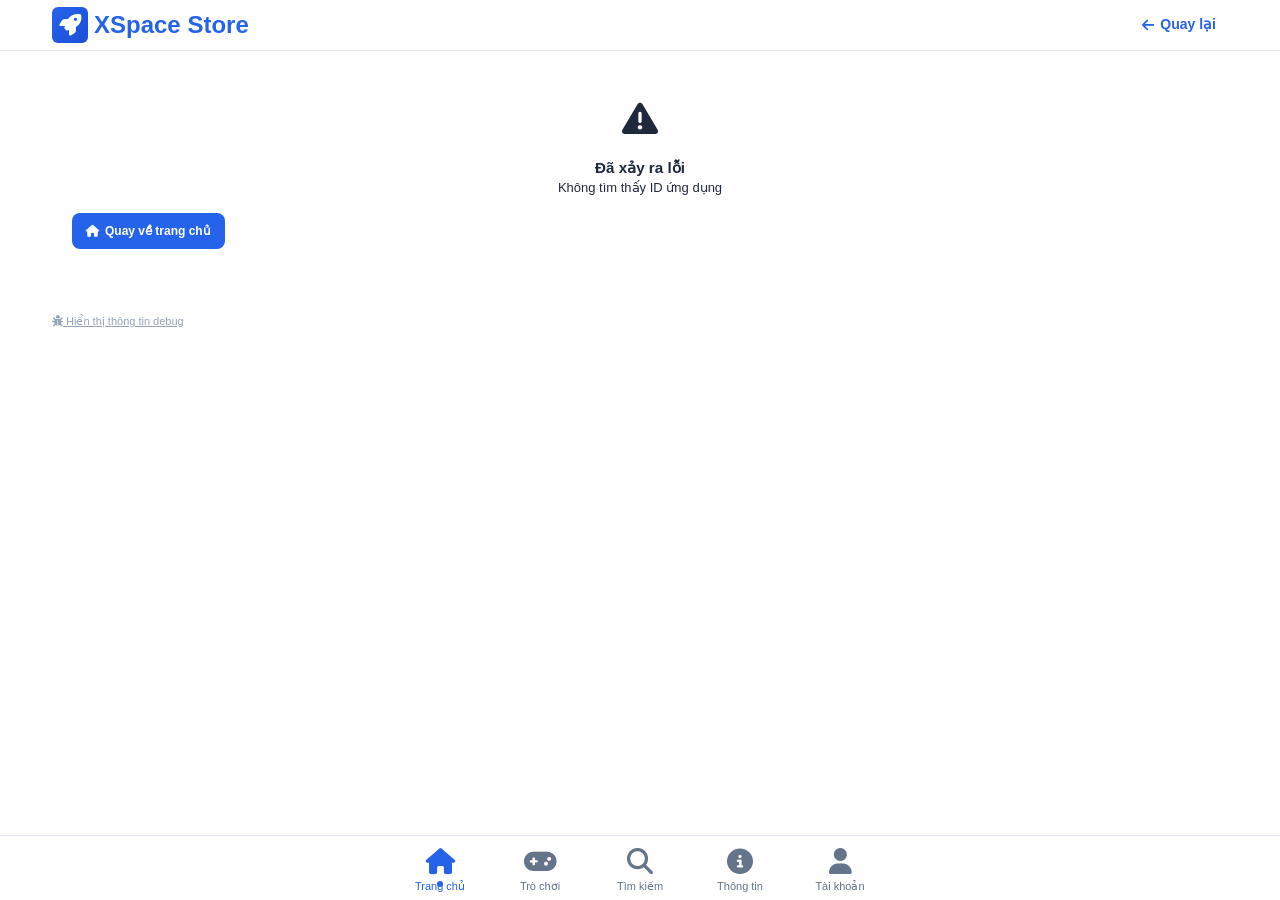
<file: app/app-detail.html>
<!DOCTYPE html>
<html lang="vi">
<head>
    <meta charset="UTF-8">
    <meta name="viewport" content="width=device-width, initial-scale=1.0, maximum-scale=1.0, user-scalable=no, viewport-fit=cover">
    <title>Chi tiết ứng dụng - XSpace Store</title>
    <link rel="icon" href="https://i.imgur.com/k0zikhA.png" type="image/x-icon">
    <link rel="stylesheet" href="https://cdnjs.cloudflare.com/ajax/libs/font-awesome/6.4.0/css/all.min.css">
    <link rel="stylesheet" href="css/styles.css">
    
    <!-- App Detail specific styles -->
    <style>
        /* App Detail specific styles */
        .app-detail {
            padding: 20px 0 30px;
        }
        
        .app-header {
            display: flex;
            gap: 20px;
            margin-bottom: 30px;
            align-items: flex-start;
        }
        
        .app-icon-container {
            position: relative;
            width: 120px;
            height: 120px;
            flex-shrink: 0;
        }
        
        .app-icon-large {
            width: 100%;
            height: 100%;
            border-radius: 21px;
            object-fit: contain;
            padding: 6px;
            margin-top: 30px;
        }
        
        .app-info {
            flex: 1;
        }
        
        .app-title {
            margin-top: 30px;
            font-size: 22px;
            font-weight: 700;
            margin-bottom: 6px;
            color: var(--text-primary);
            display: flex;
            align-items: center;
            flex-wrap: wrap;
            gap: 8px;
        }
        
        .app-developer {
            color: var(--text-secondary);
            font-size: 14px;
            margin-bottom: 10px;
            font-weight: 500;
        }
        
        .app-meta {
            display: flex;
            gap: 16px;
            margin-bottom: 12px;
            flex-wrap: wrap;
        }
        
        .meta-item {
            display: flex;
            flex-direction: column;
            gap: 4px;
        }
        
        .meta-label {
            font-size: 11px;
            color: var(--text-muted);
            font-weight: 500;
        }
        
        .meta-value {
            font-size: 13px;
            font-weight: 600;
            color: var(--text-primary);
        }
        
        .app-tags {
            display: flex;
            gap: 6px;
            flex-wrap: wrap;
            align-items: center;
        }
        
        .app-tag {
            background: var(--primary-light);
            color: var(--primary);
            padding: 4px 10px;
            border-radius: 8px;
            font-size: 11px;
            font-weight: 500;
        }
        
        /* Download Section */
        .download-section {
            background: var(--surface);
            border-radius: 12px;
            padding: 14px 16px;
            margin-bottom: 20px;
            border: 1px solid var(--border);
            box-shadow: var(--card-shadow);
        }
        
        .download-title {
            font-size: 16px;
            font-weight: 700;
            margin-bottom: 10px;
            color: var(--text-primary);
        }
        
        .download-options {
            display: flex;
            gap: 8px;
            flex-wrap: wrap;
        }
        
        .download-btn {
            background: var(--primary);
            color: white;
            border: none;
            padding: 8px 14px;
            border-radius: 8px;
            font-weight: 600;
            cursor: pointer;
            transition: all 0.3s ease;
            display: flex;
            align-items: center;
            gap: 5px;
            font-size: 12px;
            flex: 1;
            min-width: 120px;
            justify-content: center;
            height: 36px;
        }
        
        .download-btn:hover {
            background: var(--primary-dark);
            transform: translateY(-1px);
            box-shadow: 0 2px 6px rgba(37, 99, 235, 0.2);
        }
        
        .download-btn-secondary {
            background: var(--surface);
            color: var(--text-primary);
            border: 1px solid var(--border);
        }
        
        .download-btn-secondary:hover {
            background: var(--border);
            transform: translateY(-1px);
            box-shadow: 0 2px 6px rgba(0, 0, 0, 0.08);
        }
        
        .download-btn-premium {
            background: linear-gradient(135deg, #f59e0b, #eab308);
            color: white;
        }
        
        .download-btn-premium:hover {
            background: linear-gradient(135deg, #eab308, #d97706);
            transform: translateY(-1px);
            box-shadow: 0 2px 6px rgba(245, 158, 11, 0.2);
        }
        
        .download-btn:disabled {
            background: var(--text-muted);
            cursor: not-allowed;
            transform: none;
            box-shadow: none;
        }
        
        .download-info {
            margin-top: 8px;
            font-size: 10px;
            color: var(--text-muted);
            display: flex;
            align-items: center;
            gap: 4px;
        }
        
        /* Description Section - FIXED FOR WKWEBVIEW */
        .description-section {
            margin-bottom: 25px;
        }
        
        .section-title {
            font-size: 16px;
            font-weight: 700;
            margin-bottom: 10px;
            color: var(--text-primary);
        }
        
        .app-description-check {
            background: var(--surface);
            padding: 14px;
            border-radius: 10px;
            border: 1px solid var(--border);
            font-size: 12.5px;
            line-height: 1.4;
            /* WKWebView fix - giữ nguyên cho web */
            height: auto;
            max-height: none;
            overflow: visible;
            display: block;
            min-height: fit-content;
        }
        
        .description-item {
            display: flex;
            align-items: flex-start;
            gap: 8px;
            margin-bottom: 6px;
        }
        
        .description-item:last-child {
            margin-bottom: 0;
        }
        
        .check-icon-container {
            background: var(--primary);
            color: white;
            width: 16px;
            height: 16px;
            border-radius: 50%;
            display: flex;
            align-items: center;
            justify-content: center;
            font-size: 7px;
            flex-shrink: 0;
            margin-top: 1px;
        }
        
        .description-text {
            color: var(--text-secondary);
            line-height: 1.4;
            font-size: 12.5px;
            flex: 1;
        }
        
        /* Screenshots Section */
        .screenshots-section {
            margin-bottom: 25px;
        }
        
        .screenshots-container {
            position: relative;
            width: 100%;
            margin: 0 auto;
        }
        
        .screenshots-wrapper {
            display: flex;
            overflow-x: auto;
            overflow-y: hidden;
            scroll-behavior: smooth;
            -webkit-overflow-scrolling: touch;
            padding: 10px 0 20px 0;
            gap: 12px;
            scrollbar-width: thin;
            scrollbar-color: var(--primary-light) var(--surface);
        }
        
        .screenshots-wrapper::-webkit-scrollbar {
            height: 6px;
        }
        
        .screenshots-wrapper::-webkit-scrollbar-track {
            background: var(--surface);
            border-radius: 3px;
        }
        
        .screenshots-wrapper::-webkit-scrollbar-thumb {
            background: var(--primary-light);
            border-radius: 3px;
        }
        
        .screenshots-wrapper::-webkit-scrollbar-thumb:hover {
            background: var(--primary);
        }
        
        .screenshot-item {
            flex: 0 0 auto;
            width: 220px;
        }
        
        .screenshot {
            width: 100%;
            height: auto;
            max-height: 400px;
            border-radius: 12px;
            display: block;
            box-shadow: 0 2px 8px rgba(0, 0, 0, 0.1);
            transition: transform 0.3s ease, box-shadow 0.3s ease;
        }
        
        .screenshot:hover {
            transform: translateY(-2px);
            box-shadow: 0 4px 12px rgba(0, 0, 0, 0.15);
        }
        
        .no-screenshots-message {
            background: var(--surface);
            border-radius: 12px;
            padding: 30px 20px;
            text-align: center;
            border: 1px solid var(--border);
            margin: 10px 0;
        }
        
        .no-screenshots-icon {
            font-size: 40px;
            color: var(--text-muted);
            margin-bottom: 15px;
        }
        
        .no-screenshots-text {
            color: var(--text-secondary);
            font-size: 14px;
            line-height: 1.5;
        }
        
        .screenshot-nav {
            position: absolute;
            top: 50%;
            transform: translateY(-50%);
            background: var(--surface);
            border: 1px solid var(--border);
            width: 36px;
            height: 36px;
            border-radius: 50%;
            display: flex;
            align-items: center;
            justify-content: center;
            cursor: pointer;
            z-index: 10;
            transition: all 0.3s ease;
            color: var(--primary);
            font-size: 16px;
            opacity: 0.8;
            box-shadow: 0 2px 6px rgba(0, 0, 0, 0.1);
        }
        
        .screenshot-nav:hover {
            background: var(--primary);
            color: white;
            opacity: 1;
            transform: translateY(-50%) scale(1.1);
            box-shadow: 0 4px 8px rgba(37, 99, 235, 0.2);
        }
        
        .screenshot-nav.prev {
            left: 10px;
            display: none;
        }
        
        .screenshot-nav.next {
            right: 10px;
            display: none;
        }
        
        .screenshot-counter {
            text-align: center;
            margin-top: 10px;
            color: var(--text-muted);
            font-size: 12px;
        }
        
        /* Loading */
        .loading {
            text-align: center;
            padding: 60px 20px;
            color: var(--text-secondary);
        }
        
        .loading-spinner {
            border: 2px solid var(--border);
            border-top: 2px solid var(--primary);
            border-radius: 50%;
            width: 30px;
            height: 30px;
            animation: spin 1s linear infinite;
            margin: 0 auto 12px;
        }
        
        @keyframes spin {
            0% { transform: rotate(0deg); }
            100% { transform: rotate(360deg); }
        }
        
        /* Error Message */
        .error-message {
            text-align: center;
            padding: 60px 20px;
            color: var(--danger);
        }
        
        .error-icon {
            font-size: 36px;
            margin-bottom: 12px;
            color: var(--danger);
        }
        
        /* Login Prompt */
        .login-prompt {
            background: var(--surface);
            border-radius: 12px;
            padding: 16px;
            margin-bottom: 20px;
            margin-top: 25px;
            border: 1px solid var(--border);
            text-align: center;
        }
        
        .login-prompt p {
            margin-bottom: 12px;
            color: var(--text-secondary);
            font-size: 13px;
        }
        
        /* Retry Button */
        .retry-btn {
            background: var(--primary);
            color: white;
            border: none;
            padding: 8px 16px;
            border-radius: 8px;
            font-weight: 600;
            cursor: pointer;
            transition: all 0.3s ease;
            display: inline-flex;
            align-items: center;
            gap: 6px;
            font-size: 13px;
            margin-top: 15px;
        }
        
        .retry-btn:hover {
            background: var(--primary-dark);
            transform: translateY(-1px);
        }
        
        /* Custom Alert Styles */
        .custom-alert-overlay {
            position: fixed;
            top: 0;
            left: 0;
            right: 0;
            bottom: 0;
            background: rgba(0, 0, 0, 0.7);
            display: none;
            align-items: center;
            justify-content: center;
            z-index: 2000;
            padding: 20px;
        }
        
        .custom-alert {
            background: var(--surface);
            border-radius: 16px;
            padding: 25px;
            max-width: 400px;
            width: 100%;
            box-shadow: 0 10px 40px rgba(0, 0, 0, 0.3);
            animation: alertSlideIn 0.3s ease-out;
            border: 1px solid var(--border);
            position: relative;
        }
        
        @keyframes alertSlideIn {
            from {
                opacity: 0;
                transform: translateY(-30px) scale(0.95);
            }
            to {
                opacity: 1;
                transform: translateY(0) scale(1);
            }
        }
        
        .custom-alert-header {
            display: flex;
            align-items: center;
            gap: 12px;
            margin-bottom: 15px;
        }
        
        .alert-icon {
            width: 40px;
            height: 40px;
            border-radius: 50%;
            display: flex;
            align-items: center;
            justify-content: center;
            font-size: 18px;
            flex-shrink: 0;
        }
        
        .alert-icon.success {
            background: rgba(16, 185, 129, 0.15);
            color: var(--success);
        }
        
        .alert-icon.warning {
            background: rgba(245, 158, 11, 0.15);
            color: var(--warning);
        }
        
        .alert-icon.error {
            background: rgba(239, 68, 68, 0.15);
            color: var(--danger);
        }
        
        .alert-icon.info {
            background: rgba(59, 130, 246, 0.15);
            color: var(--primary);
        }
        
        .alert-title {
            font-size: 18px;
            font-weight: 700;
            color: var(--text-primary);
            margin: 0;
        }
        
        .alert-message {
            color: var(--text-secondary);
            font-size: 13px;
            line-height: 1.5;
            margin-bottom: 20px;
        }
        
        .alert-buttons {
            display: flex;
            gap: 10px;
            justify-content: flex-end;
        }
        
        .alert-btn {
            padding: 10px 20px;
            border-radius: 8px;
            border: none;
            font-weight: 600;
            font-size: 12px;
            cursor: pointer;
            transition: all 0.2s ease;
            display: flex;
            align-items: center;
            gap: 6px;
        }
        
        .alert-btn.primary {
            background: var(--primary);
            color: white;
        }
        
        .alert-btn.primary:hover {
            background: var(--primary-dark);
            transform: translateY(-1px);
        }
        
        .alert-btn.secondary {
            background: var(--surface);
            color: var(--text-primary);
            border: 1px solid var(--border);
        }
        
        .alert-btn.secondary:hover {
            background: var(--border);
        }
        
        /* VIP Crown Icon */
        .vip-crown-icon {
            color: #f59e0b;
            font-size: 14px;
            margin-left: -3px;
            margin-bottom: 1.5px;
            display: inline-flex;
            align-items: center;
            justify-content: center;
        }
        
        /* App Icon with VIP Badge */
        .app-badge-overlay {
            position: absolute;
            top: -6px;
            right: -6px;
            z-index: 10;
        }
        
        .vip-badge {
            background: linear-gradient(135deg, #ff9500 0, #ff6b00 100%);
            color: #fff;
            bottom: -11px;
            left: -6px;
            font-size: 12px;
            font-weight: 800;
            padding: 4px 8px;
            border-radius: 10px;
            display: flex;
            align-items: center;
            justify-content: center;
            box-shadow: 0 2px 8px rgba(255, 107, 0, 0.4);
            position: relative;
            overflow: hidden;
            letter-spacing: 0.5px;
            min-width: 40px;
            height: 20px;
        }
        
        /* Animation cho VIP badge */
        .vip-badge::before {
            content: '';
            position: absolute;
            top: -50%;
            left: -60%;
            width: 20px;
            height: 200%;
            background: linear-gradient(to right, rgba(255, 255, 255, 0) 0%, rgba(255, 255, 255, 0.4) 50%, rgba(255, 255, 255, 0) 100%);
            transform: rotate(30deg);
            animation: shine 3s infinite linear;
        }
        
        @keyframes shine {
            0% {
                left: -60%;
            }
            20% {
                left: 100%;
            }
            100% {
                left: 100%;
            }
        }
        
        .vip-badge::after {
            content: '⚡VIP';
        }
        
        /* Share Button */
        .share-btn-container {
            display: flex;
            justify-content: flex-end;
            margin-top: 10px;
        }
        
        .share-btn {
            background: var(--surface);
            border: 1px solid var(--border);
            color: var(--text-secondary);
            padding: 6px 12px;
            border-radius: 6px;
            font-size: 11px;
            cursor: pointer;
            transition: all 0.3s ease;
            display: flex;
            align-items: center;
            gap: 5px;
        }
        
        .share-btn:hover {
            background: var(--border);
            color: var(--text-primary);
        }
        
        /* Debug Info */
        .debug-info {
            background: var(--surface);
            border: 1px solid var(--border);
            border-radius: 8px;
            padding: 10px;
            margin-top: 10px;
            font-size: 11px;
            color: var(--text-muted);
            display: none;
        }
        
        .debug-toggle {
            color: var(--text-muted);
            cursor: pointer;
            font-size: 11px;
            margin-top: 5px;
            display: inline-block;
            text-decoration: underline;
        }
        
        [data-theme="dark"] .debug-toggle {
            color: #1e293b;
        }
        
        /* Ripple effect cho theme toggle */
        .ripple {
            position: absolute;
            border-radius: 50%;
            background: rgba(255, 255, 255, 0.7);
            transform: scale(0);
            animation: ripple-animation 0.6s linear;
        }
        
        @keyframes ripple-animation {
            to {
                transform: scale(4);
                opacity: 0;
            }
        }
        
        /* Nút Quay lại y hệt code cũ */
        .back-btn {
            display: flex;
            align-items: center;
            gap: 6px;
            color: var(--primary);
            text-decoration: none;
            font-weight: 600;
            padding: 8px 12px;
            border-radius: 8px;
            transition: all 0.3s ease;
            font-size: 14px;
        }
        
        .back-btn:hover {
            background: var(--primary-light);
        }
        
        /* FIX SPECIFIC FOR iOS WKWEBVIEW - Không ảnh hưởng web */
        @supports (-webkit-touch-callout: none) {
            /* CSS chỉ áp dụng cho iOS Safari/WKWebView */
            .ios-webview-fix {
                /* Tạo lớp bọc chỉ cho WebView */
            }
            
            /* Fix mạnh cho description box trong WKWebView */
            .app-description-check {
                height: auto !important;
                max-height: none !important;
                min-height: fit-content !important;
                overflow: visible !important;
                display: block !important;
                contain: none !important;
                will-change: transform !important;
                -webkit-overflow-scrolling: touch !important;
            }
            
            /* Đảm bảo content không bị cắt */
            .description-text {
                white-space: normal !important;
                word-wrap: break-word !important;
                overflow-wrap: break-word !important;
                -webkit-line-clamp: none !important;
                display: block !important;
            }
            
            /* Fix cho toàn bộ container */
            .app-detail {
                overflow-y: auto !important;
                -webkit-overflow-scrolling: touch !important;
            }
            
            .main-content .container {
                display: block !important;
                height: auto !important;
            }
            
            /* Remove any WebKit specific height restrictions */
            * {
                -webkit-text-size-adjust: 100%;
                -webkit-tap-highlight-color: transparent;
            }
        }
        
        /* Responsive Design */
        @media (max-width: 768px) {
            .app-header {
                flex-direction: row;
                text-align: left;
                gap: 16px;
            }
            
            .app-icon-container {
                width: 100px;
                height: 100px;
            }
            
            .app-title {
                margin-top: 30px;
                font-size: 20px;
            }
            
            .download-options {
                flex-direction: row;
            }
            
            .download-btn {
                min-width: 110px;
                font-size: 11.5px;
                padding: 7px 12px;
                height: 34px;
            }
            
            .screenshot-item {
                width: 200px;
            }
            
            .screenshot-nav {
                width: 32px;
                height: 32px;
                font-size: 14px;
            }
            
            .custom-alert {
                padding: 20px;
                margin: 0 15px;
            }
        }
        
        @media (max-width: 480px) {
            .app-detail {
                padding: 15px 0 25px;
            }
            
            .app-header {
                flex-direction: row;
                align-items: flex-start;
                gap: 12px;
                margin-bottom: 20px;
            }
            
            .app-icon-container {
                width: 80px;
                height: 80px;
            }
            
            .app-icon-large {
                border-radius: 18px;
                margin-top: 30px;
            }
            
            .vip-badge {
                font-size: 8px;
                padding: 3px 6px;
                min-width: 35px;
                height: 18px;
                border-radius: 8px;
            }
            
            .app-info {
                flex: 1;
            }
            
            .app-title {
                margin-top: 30px;
                font-size: 18px;
                margin-bottom: 4px;
            }
            
            .app-developer {
                font-size: 13px;
                margin-bottom: 8px;
            }
            
            .app-meta {
                gap: 12px;
                margin-bottom: 10px;
            }
            
            .meta-item {
                gap: 2px;
            }
            
            .meta-label {
                font-size: 10px;
            }
            
            .meta-value {
                font-size: 12px;
            }
            
            .app-tag {
                font-size: 10px;
                padding: 3px 8px;
            }
            
            .download-section {
                padding: 10px 12px;
                margin-bottom: 18px;
                border-radius: 10px;
            }
            
            .download-title {
                font-size: 14px;
                margin-bottom: 8px;
            }
            
            .download-options {
                flex-direction: column;
                gap: 6px;
            }
            
            .download-btn {
                width: 100%;
                min-width: auto;
                padding: 8px 12px;
                font-size: 12px;
                height: 34px;
                border-radius: 7px;
            }
            
            .download-info {
                font-size: 9px;
                margin-top: 6px;
            }
            
            .app-description-check {
                padding: 10px;
                font-size: 11.5px;
                line-height: 1.35;
                border-radius: 8px;
            }
            
            .description-item {
                gap: 6px;
                margin-bottom: 5px;
            }
            
            .check-icon-container {
                width: 14px;
                height: 14px;
                font-size: 6px;
                margin-top: 0;
            }
            
            .description-text {
                font-size: 11.5px;
                line-height: 1.35;
            }
            
            .screenshots-section {
                margin-bottom: 20px;
            }
            
            .screenshot-item {
                width: 180px;
            }
            
            .screenshot {
                max-height: 350px;
            }
            
            .screenshot-nav {
                width: 30px;
                height: 30px;
                font-size: 13px;
            }
            
            .custom-alert {
                padding: 15px;
                margin: 0 10px;
            }
            
            /* Thêm fix cho mobile WKWebView */
            @supports (-webkit-touch-callout: none) {
                .app-description-check {
                    min-height: auto !important;
                    -webkit-overflow-scrolling: touch !important;
                }
                
                .description-section {
                    min-height: auto !important;
                }
            }
        }
        
        /* Navbar adjustments for iOS app */
        .nav-icon {
            font-size: 26px;
            margin-bottom: 2px;
        }
        
        .nav-label {
            font-size: 11px;
            margin-top: -3px;
        }
        
        @media (max-width: 768px) {
            .nav-icon {
                font-size: 24px;
            }
            
            .nav-label {
                font-size: 10px;
                margin-top: -3px;
            }
        }
        
        @media (max-width: 480px) {
            .nav-icon {
                font-size: 22px;
            }
            
            .nav-label {
                font-size: 9px;
                margin-top: -3px;
            }
        }
    </style>
</head>
<body class="ios-webview-fix">
    <!-- Custom Alert Overlay -->
    <div class="custom-alert-overlay" id="customAlertOverlay">
        <div class="custom-alert" id="customAlert">
            <div class="custom-alert-header">
                <div class="alert-icon info" id="alertIcon">
                    <i class="fas fa-info-circle"></i>
                </div>
                <h3 class="alert-title" id="alertTitle">Thông báo</h3>
            </div>
            <div class="alert-message" id="alertMessage">
                Nội dung thông báo sẽ hiển thị ở đây...
            </div>
            <div class="alert-buttons" id="alertButtons">
                <button class="alert-btn primary" id="alertPrimaryBtn">
                    OK
                </button>
            </div>
        </div>
    </div>

    <!-- Header - GIỐNG Y HỆT index.html -->
    <header class="header">
        <div class="container">
            <div class="header-content">
                <a href="index.html" class="logo">
                    <div class="logo-icon">
                        <i class="fas fa-rocket"></i>
                    </div>
                    XSpace Store
                </a>
                <!-- Search bar ẩn như trong index.html -->
                <div class="search-bar" style="display: none;">
                    <i class="fas fa-search"></i>
                    <input type="text" id="searchInput" placeholder="Tìm kiếm ứng dụng...">
                </div>
                <div class="user-actions">
                    <!-- Chỉ có nút Quay lại, không có icon chuông -->
                    <a href="index.html" class="back-btn">
                        <i class="fas fa-arrow-left"></i>
                        Quay lại
                    </a>
                </div>
            </div>
        </div>
    </header>

    <!-- Main Content -->
    <main class="main-content">
        <div class="container">
            <div class="app-detail">
                <!-- Login Prompt -->
                <div class="login-prompt" id="loginPrompt" style="display: none;">
                    <p>Vui lòng đăng nhập để tải ứng dụng</p>
                    <button class="download-btn" onclick="window.location.href='account.html'">
                        <i class="fas fa-sign-in-alt"></i>
                        Đăng nhập ngay
                    </button>
                </div>

                <div id="appContent">
                    <!-- App content will be loaded by JavaScript -->
                    <div class="loading" id="loading">
                        <div class="loading-spinner"></div>
                        <p>Đang tải thông tin ứng dụng...</p>
                    </div>
                </div>
                
                <!-- Share Button -->
                <div class="share-btn-container" style="display: none;" id="shareBtnContainer">
                    <button class="share-btn" onclick="shareApp()">
                        <i class="fas fa-share-alt"></i>
                        Chia sẻ
                    </button>
                </div>
                
                <!-- Debug Info (ẩn mặc định) -->
                <div id="debugInfo" class="debug-info">
                    <div id="debugContent"></div>
                </div>
                <div class="debug-toggle" onclick="toggleDebug()">
                    <i class="fas fa-bug"></i> Hiển thị thông tin debug
                </div>
            </div>
        </div>
    </main>

    <!-- Bottom Navigation - GIỐNG Y HỆT index.html nhưng active mục Trang chủ -->
    <nav class="bottom-nav">
        <div class="container">
            <div class="nav-items">
                <a href="index.html" class="nav-item active">
                    <div class="nav-icon">
                        <i class="fas fa-home"></i>
                    </div>
                    <div class="nav-label">Trang chủ</div>
                </a>
                <a href="index.html#gamesSection" class="nav-item" data-view="games">
                    <div class="nav-icon">
                        <i class="fas fa-gamepad"></i>
                    </div>
                    <div class="nav-label">Trò chơi</div>
                </a>
                <a href="index.html" class="nav-item" data-view="search" id="searchNavItem">
                    <div class="nav-icon">
                        <i class="fas fa-search"></i>
                    </div>
                    <div class="nav-label">Tìm kiếm</div>
                </a>
                <a href="info.html" class="nav-item">
                    <div class="nav-icon">
                        <i class="fas fa-info-circle"></i>
                    </div>
                    <div class="nav-label">Thông tin</div>
                </a>
                <a href="account.html" class="nav-item">
                    <div class="nav-icon">
                        <i class="fas fa-user"></i>
                    </div>
                    <div class="nav-label">Tài khoản</div>
                </a>
            </div>
        </div>
    </nav>

    <script src="js/config.js"></script>
    <script src="js/app-detail.js"></script>
    
    <script>
        // ==================== WKWEBVIEW DETECTION & FIX ====================
        
        // Phát hiện WKWebView iOS
        function isWKWebViewiOS() {
            const ua = navigator.userAgent;
            const isIOS = /iPad|iPhone|iPod/.test(ua) && !window.MSStream;
            const isWebKit = /WebKit/.test(ua);
            const isChrome = /CriOS/.test(ua);
            const isSafari = /^((?!chrome|android).)*safari/i.test(ua);
            
            // WKWebView iOS detection
            return isIOS && isWebKit && !isChrome && window.webkit && window.webkit.messageHandlers;
        }
        
        // Force reflow để fix chiều cao trong WKWebView
        function forceWebViewReflow() {
            if (!isWKWebViewiOS()) return;
            
            console.log('🔄 Áp dụng reflow fix cho iOS WKWebView');
            
            // Method 1: Trigger reflow bằng cách đọc offsetHeight
            const descriptionCheck = document.querySelector('.app-description-check');
            if (descriptionCheck) {
                // Đặt chiều cao động
                descriptionCheck.style.height = 'auto';
                descriptionCheck.style.minHeight = 'fit-content';
                
                // Trigger reflow
                void descriptionCheck.offsetHeight;
                
                // Tính toán chiều cao thực tế
                const realHeight = descriptionCheck.scrollHeight;
                descriptionCheck.style.height = realHeight + 'px';
                
                console.log(`📏 Set description height to: ${realHeight}px`);
                
                // Thêm class để track
                descriptionCheck.classList.add('webview-fixed');
            }
            
            // Method 2: Fix cho toàn bộ content
            setTimeout(() => {
                const containers = document.querySelectorAll('.app-detail, .main-content, .container');
                containers.forEach(container => {
                    container.style.height = 'auto';
                    container.style.overflow = 'visible';
                    void container.offsetHeight; // Trigger reflow
                });
            }, 100);
            
            // Method 3: Reset scroll position
            window.scrollTo(0, 0);
            setTimeout(() => {
                window.scrollTo(0, 1);
                window.scrollTo(0, 0);
            }, 50);
        }
        
        // Apply CSS overrides cho WKWebView
        function applyWebViewCSSOverrides() {
            if (!isWKWebViewiOS()) return;
            
            console.log('🎨 Áp dụng CSS overrides cho WKWebView');
            
            // Tạo dynamic stylesheet chỉ cho WKWebView
            const styleId = 'wkwebview-override-styles';
            if (document.getElementById(styleId)) return;
            
            const style = document.createElement('style');
            style.id = styleId;
            style.textContent = `
                /* WKWebView iOS Height Fix Override */
                body.ios-webview-fix .app-description-check {
                    height: auto !important;
                    max-height: none !important;
                    min-height: fit-content !important;
                    overflow: visible !important;
                    display: block !important;
                    contain: none !important;
                    will-change: transform !important;
                    -webkit-overflow-scrolling: touch !important;
                }
                
                body.ios-webview-fix .description-text {
                    white-space: normal !important;
                    word-wrap: break-word !important;
                    overflow-wrap: break-word !important;
                    -webkit-line-clamp: none !important;
                    display: block !important;
                }
                
                body.ios-webview-fix .description-item {
                    flex-shrink: 0 !important;
                    min-height: auto !important;
                }
                
                body.ios-webview-fix .app-detail {
                    overflow-y: auto !important;
                    -webkit-overflow-scrolling: touch !important;
                    height: auto !important;
                }
                
                body.ios-webview-fix .main-content .container {
                    display: block !important;
                    height: auto !important;
                    max-height: none !important;
                }
                
                /* Remove WebKit text size adjustment */
                body.ios-webview-fix * {
                    -webkit-text-size-adjust: 100%;
                    -webkit-tap-highlight-color: transparent;
                }
            `;
            
            document.head.appendChild(style);
        }
        
        // ==================== GLOBAL FUNCTIONS ====================
        
        function shareApp() {
            if (navigator.share) {
                navigator.share({
                    title: document.title,
                    text: 'Xem ứng dụng này trên XSpace Store',
                    url: window.location.href,
                })
                .catch(console.error);
            } else {
                navigator.clipboard.writeText(window.location.href).then(() => {
                    showAlert('Thông báo', 'Đã sao chép link vào clipboard!');
                });
            }
        }
        
        function showAlert(title, message) {
            const alertOverlay = document.getElementById('customAlertOverlay');
            const alertTitle = document.getElementById('alertTitle');
            const alertMessage = document.getElementById('alertMessage');
            
            alertTitle.textContent = title;
            alertMessage.textContent = message;
            alertOverlay.style.display = 'flex';
            
            const primaryBtn = document.getElementById('alertPrimaryBtn');
            primaryBtn.onclick = function() {
                alertOverlay.style.display = 'none';
            };
        }
        
        function toggleDebug() {
            const debugInfo = document.getElementById('debugInfo');
            if (debugInfo.style.display === 'none' || debugInfo.style.display === '') {
                debugInfo.style.display = 'block';
            } else {
                debugInfo.style.display = 'none';
            }
        }
        
        // ==================== THEME MANAGEMENT ====================
        
        class ThemeManager {
            constructor() {
                this.htmlElement = document.documentElement;
                this.init();
            }
            
            init() {
                const savedTheme = localStorage.getItem('theme');
                
                if (savedTheme === 'dark') {
                    this.setTheme('dark');
                } else {
                    this.setTheme('light');
                    localStorage.setItem('theme', 'light');
                }
            }
            
            setTheme(theme) {
                const isDark = theme === 'dark';
                this.htmlElement.setAttribute('data-theme', isDark ? 'dark' : 'light');
                localStorage.setItem('theme', isDark ? 'dark' : 'light');
                
                this.updateMetaThemeColor(isDark);
            }
            
            updateMetaThemeColor(isDark) {
                const themeColor = isDark ? '#0f172a' : '#ffffff';
                
                let metaThemeColor = document.querySelector('meta[name="theme-color"]');
                if (!metaThemeColor) {
                    metaThemeColor = document.createElement('meta');
                    metaThemeColor.name = 'theme-color';
                    document.head.appendChild(metaThemeColor);
                }
                metaThemeColor.content = themeColor;
                
                let metaAppleThemeColor = document.querySelector('meta[name="apple-mobile-web-app-status-bar-style"]');
                if (!metaAppleThemeColor) {
                    metaAppleThemeColor = document.createElement('meta');
                    metaAppleThemeColor.name = 'apple-mobile-web-app-status-bar-style';
                    document.head.appendChild(metaAppleThemeColor);
                }
                metaAppleThemeColor.content = isDark ? 'black' : 'default';
            }
        }
        
        // ==================== INITIALIZATION ====================
        
        document.addEventListener('DOMContentLoaded', () => {
            const themeManager = new ThemeManager();
            
            const savedTheme = localStorage.getItem('theme');
            if (savedTheme === 'dark') {
                document.documentElement.setAttribute('data-theme', 'dark');
            }
            
            // Áp dụng WKWebView fixes
            applyWebViewCSSOverrides();
            
            console.log('✅ App detail page fully initialized');
            
            // Thêm event listener để fix khi content thay đổi
            const observer = new MutationObserver(function(mutations) {
                mutations.forEach(function(mutation) {
                    if (mutation.type === 'childList' || mutation.type === 'attributes') {
                        if (isWKWebViewiOS()) {
                            setTimeout(forceWebViewReflow, 300);
                        }
                    }
                });
            });
            
            // Quan sát thay đổi trong appContent
            const appContent = document.getElementById('appContent');
            if (appContent) {
                observer.observe(appContent, {
                    childList: true,
                    subtree: true,
                    attributes: true
                });
            }
            
            // Force reflow sau khi trang load hoàn tất
            setTimeout(() => {
                if (isWKWebViewiOS()) {
                    forceWebViewReflow();
                }
            }, 1000);
        });
        
        // Thêm event listener cho window load
        window.addEventListener('load', function() {
            if (isWKWebViewiOS()) {
                // Thêm delay để đảm bảo mọi thứ đã render
                setTimeout(() => {
                    forceWebViewReflow();
                    // Thêm một lần nữa sau 2 giây để chắc chắn
                    setTimeout(forceWebViewReflow, 2000);
                }, 500);
            }
        });
        
        // Thêm hàm global để gọi từ app-detail.js
        window.fixWebViewLayout = function() {
            if (isWKWebViewiOS()) {
                setTimeout(forceWebViewReflow, 100);
            }
        };
    </script>
</body>
</html>
</file>
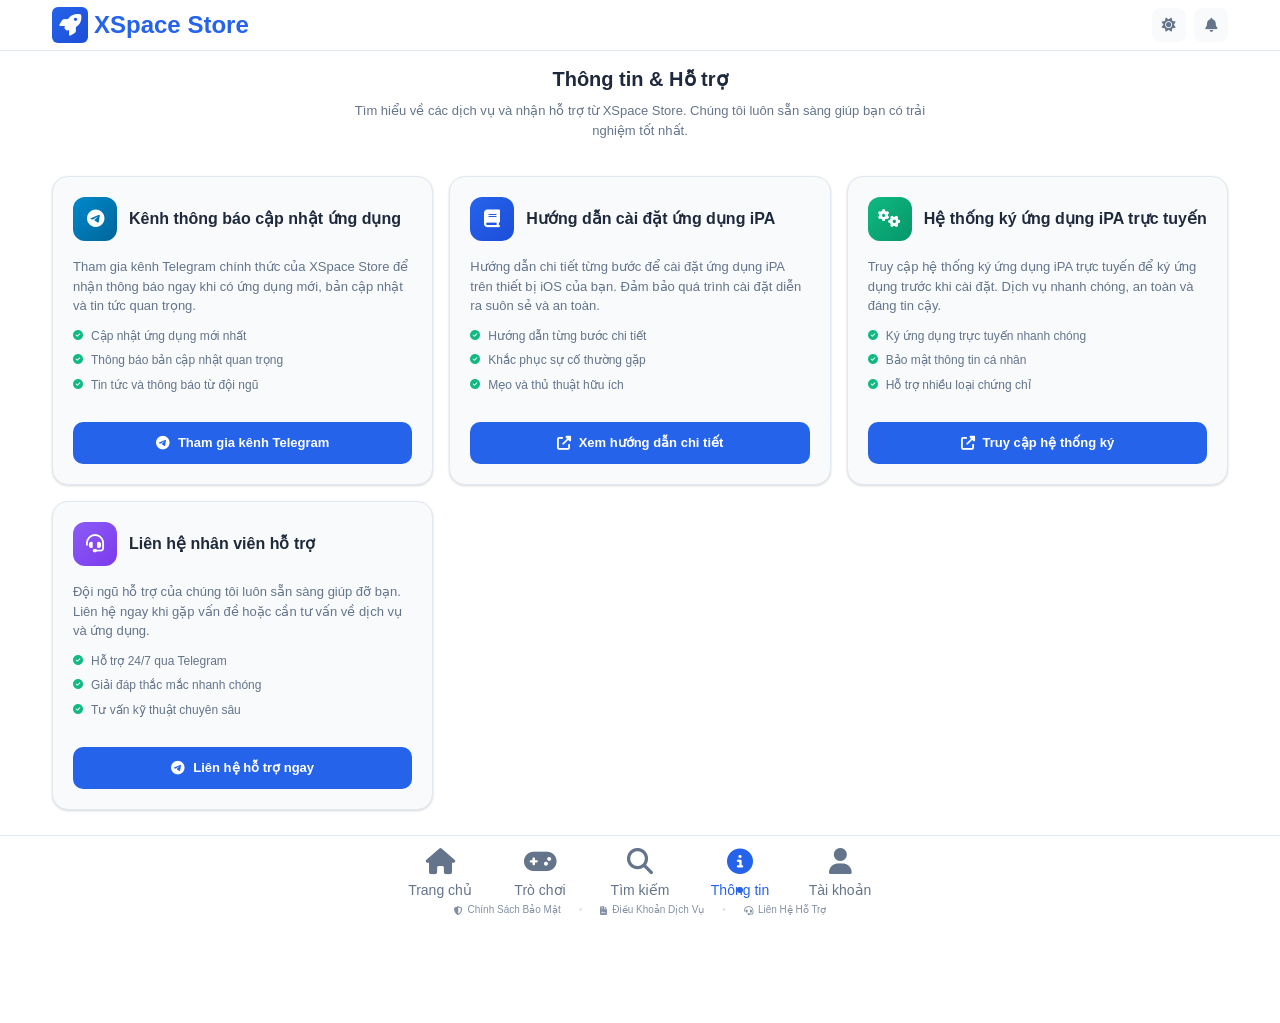
<file: app/info.html>
<!DOCTYPE html>
<html lang="vi">
<head>
    <meta charset="UTF-8">
    <meta name="viewport" content="width=device-width, initial-scale=1.0, maximum-scale=1.0, user-scalable=no, viewport-fit=cover">
    <title>Thông tin - XSpace Store</title>
    <link rel="icon" href="https://i.imgur.com/k0zikhA.png" type="image/x-icon">
    <link rel="stylesheet" href="https://cdnjs.cloudflare.com/ajax/libs/font-awesome/6.4.0/css/all.min.css">
    <link rel="stylesheet" href="css/styles.css">
    
    <style>
        /* Page-specific styles */
        .page-header {
            padding: 20px 0 16px;
            text-align: center;
        }
        
        .page-title {
            font-size: 20px;
            margin-top: 30px;
            font-weight: 700;
            margin-bottom: 8px;
            color: var(--text-primary);
        }
        
        .page-subtitle {
            font-size: 13px;
            color: var(--text-secondary);
            max-width: 600px;
            margin: 0 auto;
            line-height: 1.5;
        }
        
        .info-grid {
            display: grid;
            grid-template-columns: repeat(auto-fit, minmax(300px, 1fr));
            gap: 16px;
            margin: 20px 0 30px;
        }
        
        .info-card {
            background: var(--surface);
            border-radius: 16px;
            padding: 20px;
            box-shadow: var(--card-shadow);
            border: 1px solid var(--border);
            transition: all 0.3s cubic-bezier(0.4, 0, 0.2, 1);
            display: flex;
            flex-direction: column;
            height: 100%;
        }
        
        .info-card:hover {
            transform: translateY(-4px);
            box-shadow: var(--card-shadow-hover);
            border-color: var(--primary);
        }
        
        .info-card-header {
            display: flex;
            align-items: center;
            gap: 12px;
            margin-bottom: 16px;
        }
        
        .info-icon {
            width: 44px;
            height: 44px;
            border-radius: 12px;
            display: flex;
            align-items: center;
            justify-content: center;
            font-size: 18px;
            color: white;
            flex-shrink: 0;
        }
        
        .info-icon.telegram {
            background: linear-gradient(135deg, #0088cc, #006699);
        }
        
        .info-icon.guide {
            background: linear-gradient(135deg, var(--primary), var(--primary-dark));
        }
        
        .info-icon.system {
            background: linear-gradient(135deg, #10b981, #059669);
        }
        
        .info-icon.support {
            background: linear-gradient(135deg, #8b5cf6, #7c3aed);
        }
        
        .info-card-title {
            font-size: 16px;
            font-weight: 700;
            color: var(--text-primary);
            line-height: 1.3;
        }
        
        .info-card-content {
            flex: 1;
            margin-bottom: 20px;
        }
        
        .info-description {
            color: var(--text-secondary);
            font-size: 13px;
            line-height: 1.5;
            margin-bottom: 12px;
        }
        
        .info-features {
            list-style: none;
            padding-left: 0;
        }
        
        .info-feature {
            display: flex;
            align-items: flex-start;
            gap: 8px;
            margin-bottom: 8px;
            color: var(--text-secondary);
            font-size: 12px;
            line-height: 1.4;
        }
        
        .info-feature i {
            color: var(--success);
            font-size: 10px;
            margin-top: 2px;
            flex-shrink: 0;
        }
        
        .info-link {
            display: inline-flex;
            align-items: center;
            justify-content: center;
            gap: 8px;
            background: var(--primary);
            color: white;
            text-decoration: none;
            padding: 10px 16px;
            border-radius: 10px;
            font-weight: 600;
            font-size: 13px;
            transition: all 0.3s cubic-bezier(0.4, 0, 0.2, 1);
            border: 2px solid transparent;
            width: 100%;
            text-align: center;
        }
        
        .info-link:hover {
            background: var(--primary-dark);
            transform: translateY(-2px);
            box-shadow: 0 4px 12px rgba(37, 99, 235, 0.3);
            border-color: rgba(255, 255, 255, 0.2);
        }
        
        .info-link:active {
            transform: translateY(0);
        }
        
        .info-link i {
            font-size: 14px;
        }
        
        /* Ripple effect cho theme toggle */
        .ripple {
            position: absolute;
            border-radius: 50%;
            background: rgba(255, 255, 255, 0.7);
            transform: scale(0);
            animation: ripple-animation 0.6s linear;
        }
        
        @keyframes ripple-animation {
            to {
                transform: scale(4);
                opacity: 0;
            }
        }
        
        /* Pulse effect cho nút Telegram */
        @keyframes pulse {
            0% {
                transform: scale(1);
            }
            50% {
                transform: scale(1.1);
            }
            100% {
                transform: scale(1);
            }
        }
        
        .telegram-btn:hover {
            animation: pulse 0.5s ease-in-out;
        }
        
        /* Prevent zoom on input focus */
        input, select, textarea {
            font-size: 16px !important;
            touch-action: manipulation;
        }
        
        /* Disable text size adjustment */
        html {
            -webkit-text-size-adjust: 100%;
            text-size-adjust: 100%;
        }
        
        /* Responsive */
        @media (max-width: 768px) {
            .info-grid {
                grid-template-columns: 1fr;
                gap: 12px;
            }
            
            .info-card {
                padding: 16px;
            }
            
            .info-card-header {
                gap: 10px;
            }
            
            .info-icon {
                width: 40px;
                height: 40px;
                font-size: 16px;
            }
            
            .page-title {
                margin-top: 30px;
                font-size: 18px;
            }
            
            .page-subtitle {
                font-size: 12px;
                padding: 0 8px;
            }
        }
        
        @media (max-width: 480px) {
            .info-card {
                padding: 14px;
            }
            
            .info-card-title {
                font-size: 15px;
            }
            
            .info-description {
                font-size: 12px;
            }
        }
    </style>
</head>
<body>
    <!-- Header - GIỐNG Y HỆT 100% index.html -->
    <header class="header">
        <div class="container">
            <div class="header-content">
                <a href="index.html" class="logo">
                    <div class="logo-icon">
                        <i class="fas fa-rocket"></i>
                    </div>
                    XSpace Store
                </a>
                <!-- Search bar ẩn như trong index.html -->
                <div class="search-bar" style="display: none;">
                    <i class="fas fa-search"></i>
                    <input type="text" id="searchInput" placeholder="Tìm kiếm ứng dụng...">
                </div>
                <div class="user-actions">
                    <!-- Nút chuyển đổi chế độ sáng/tối -->
                    <button class="icon-btn theme-toggle" id="themeToggle">
                        <i class="fas fa-sun theme-icon sun-icon"></i>
                        <i class="fas fa-moon theme-icon moon-icon"></i>
                    </button>
                    <!-- Nút Telegram -->
                    <a href="https://t.me/xspace_ipa" target="_blank" class="icon-btn telegram-btn" id="telegramBtn">
                        <i class="fas fa-bell"></i>
                    </a>
                </div>
            </div>
        </div>
    </header>

    <!-- Main Content -->
    <main class="main-content">
        <div class="container">
            <!-- Page Header -->
            <section class="page-header">
                <h1 class="page-title">Thông tin & Hỗ trợ</h1>
                <p class="page-subtitle">Tìm hiểu về các dịch vụ và nhận hỗ trợ từ XSpace Store. Chúng tôi luôn sẵn sàng giúp bạn có trải nghiệm tốt nhất.</p>
            </section>

            <!-- Info Cards Grid -->
            <section class="info-grid">
                <!-- Card 1: Kênh thông báo -->
                <div class="info-card">
                    <div class="info-card-header">
                        <div class="info-icon telegram">
                            <i class="fab fa-telegram"></i>
                        </div>
                        <h2 class="info-card-title">Kênh thông báo cập nhật ứng dụng</h2>
                    </div>
                    <div class="info-card-content">
                        <p class="info-description">Tham gia kênh Telegram chính thức của XSpace Store để nhận thông báo ngay khi có ứng dụng mới, bản cập nhật và tin tức quan trọng.</p>
                        <ul class="info-features">
                            <li class="info-feature">
                                <i class="fas fa-check-circle"></i>
                                <span>Cập nhật ứng dụng mới nhất</span>
                            </li>
                            <li class="info-feature">
                                <i class="fas fa-check-circle"></i>
                                <span>Thông báo bản cập nhật quan trọng</span>
                            </li>
                            <li class="info-feature">
                                <i class="fas fa-check-circle"></i>
                                <span>Tin tức và thông báo từ đội ngũ</span>
                            </li>
                        </ul>
                    </div>
                    <a href="https://t.me/xpace_ipa" target="_blank" class="info-link">
                        <i class="fab fa-telegram"></i>
                        Tham gia kênh Telegram
                    </a>
                </div>

                <!-- Card 2: Hướng dẫn cài đặt -->
                <div class="info-card">
                    <div class="info-card-header">
                        <div class="info-icon guide">
                            <i class="fas fa-book"></i>
                        </div>
                        <h2 class="info-card-title">Hướng dẫn cài đặt ứng dụng iPA</h2>
                    </div>
                    <div class="info-card-content">
                        <p class="info-description">Hướng dẫn chi tiết từng bước để cài đặt ứng dụng iPA trên thiết bị iOS của bạn. Đảm bảo quá trình cài đặt diễn ra suôn sẻ và an toàn.</p>
                        <ul class="info-features">
                            <li class="info-feature">
                                <i class="fas fa-check-circle"></i>
                                <span>Hướng dẫn từng bước chi tiết</span>
                            </li>
                            <li class="info-feature">
                                <i class="fas fa-check-circle"></i>
                                <span>Khắc phục sự cố thường gặp</span>
                            </li>
                            <li class="info-feature">
                                <i class="fas fa-check-circle"></i>
                                <span>Mẹo và thủ thuật hữu ích</span>
                            </li>
                        </ul>
                    </div>
                    <a href="https://ioscert.site/huong-dan-esign/" target="_blank" class="info-link">
                        <i class="fas fa-external-link-alt"></i>
                        Xem hướng dẫn chi tiết
                    </a>
                </div>

                <!-- Card 3: Hệ thống ký ứng dụng -->
                <div class="info-card">
                    <div class="info-card-header">
                        <div class="info-icon system">
                            <i class="fas fa-cogs"></i>
                        </div>
                        <h2 class="info-card-title">Hệ thống ký ứng dụng iPA trực tuyến</h2>
                    </div>
                    <div class="info-card-content">
                        <p class="info-description">Truy cập hệ thống ký ứng dụng iPA trực tuyến để ký ứng dụng trước khi cài đặt. Dịch vụ nhanh chóng, an toàn và đáng tin cậy.</p>
                        <ul class="info-features">
                            <li class="info-feature">
                                <i class="fas fa-check-circle"></i>
                                <span>Ký ứng dụng trực tuyến nhanh chóng</span>
                            </li>
                            <li class="info-feature">
                                <i class="fas fa-check-circle"></i>
                                <span>Bảo mật thông tin cá nhân</span>
                            </li>
                            <li class="info-feature">
                                <i class="fas fa-check-circle"></i>
                                <span>Hỗ trợ nhiều loại chứng chỉ</span>
                            </li>
                        </ul>
                    </div>
                    <a href="https://ioscert.site/sign-apps" target="_blank" class="info-link">
                        <i class="fas fa-external-link-alt"></i>
                        Truy cập hệ thống ký
                    </a>
                </div>

                <!-- Card 4: Hỗ trợ -->
                <div class="info-card">
                    <div class="info-card-header">
                        <div class="info-icon support">
                            <i class="fas fa-headset"></i>
                        </div>
                        <h2 class="info-card-title">Liên hệ nhân viên hỗ trợ</h2>
                    </div>
                    <div class="info-card-content">
                        <p class="info-description">Đội ngũ hỗ trợ của chúng tôi luôn sẵn sàng giúp đỡ bạn. Liên hệ ngay khi gặp vấn đề hoặc cần tư vấn về dịch vụ và ứng dụng.</p>
                        <ul class="info-features">
                            <li class="info-feature">
                                <i class="fas fa-check-circle"></i>
                                <span>Hỗ trợ 24/7 qua Telegram</span>
                            </li>
                            <li class="info-feature">
                                <i class="fas fa-check-circle"></i>
                                <span>Giải đáp thắc mắc nhanh chóng</span>
                            </li>
                            <li class="info-feature">
                                <i class="fas fa-check-circle"></i>
                                <span>Tư vấn kỹ thuật chuyên sâu</span>
                            </li>
                        </ul>
                    </div>
                    <a href="https://t.me/m/inBUSKQ1N2E1" target="_blank" class="info-link">
                        <i class="fab fa-telegram"></i>
                        Liên hệ hỗ trợ ngay
                    </a>
                </div>
            </section>
        </div>
    </main>

    <!-- Footer -->
    <footer class="page-footer">
        <div class="container">
            <div class="footer-content">
                <p class="copyright">
                    Copyright ©2024 Vietnam Signing Authority . All rights reserved
                </p>
                
                <div class="footer-links">
                    <a href="privacy-policy.html" target="_blank" class="footer-link">
                        <i class="fas fa-shield-alt"></i>
                        Chính Sách Bảo Mật
                    </a>
                    
                    <span class="footer-divider">•</span>
                    
                    <a href="terms-of-service.html" target="_blank" class="footer-link">
                        <i class="fas fa-file-contract"></i>
                        Điều Khoản Dịch Vụ
                    </a>
                    
                    <span class="footer-divider">•</span>
                    
                    <a href="mailto:support@modos.site" class="footer-link">
                        <i class="fas fa-headset"></i>
                        Liên Hệ Hỗ Trợ
                    </a>
                </div>
            </div>
        </div>
    </footer>

    <!-- Bottom Navigation - GIỐNG Y HỆT 100% index.html nhưng active mục Thông tin -->
    <nav class="bottom-nav">
        <div class="container">
            <div class="nav-items">
                <a href="index.html" class="nav-item" data-view="home">
                    <div class="nav-icon">
                        <i class="fas fa-home"></i>
                    </div>
                    <div class="nav-label">Trang chủ</div>
                </a>
                <a href="index.html#gamesSection" class="nav-item" data-view="games">
                    <div class="nav-icon">
                        <i class="fas fa-gamepad"></i>
                    </div>
                    <div class="nav-label">Trò chơi</div>
                </a>
                <a href="index.html" class="nav-item" data-view="search" id="searchNavItem">
                    <div class="nav-icon">
                        <i class="fas fa-search"></i>
                    </div>
                    <div class="nav-label">Tìm kiếm</div>
                </a>
                <a href="info.html" class="nav-item active">
                    <div class="nav-icon">
                        <i class="fas fa-info-circle"></i>
                    </div>
                    <div class="nav-label">Thông tin</div>
                </a>
                <a href="account.html" class="nav-item">
                    <div class="nav-icon">
                        <i class="fas fa-user"></i>
                    </div>
                    <div class="nav-label">Tài khoản</div>
                </a>
            </div>
        </div>
    </nav>

    <script>
        // Quản lý chế độ sáng/tối
        class ThemeManager {
            constructor() {
                this.themeToggle = document.getElementById('themeToggle');
                this.htmlElement = document.documentElement;
                this.body = document.body;
                this.init();
            }
            
            init() {
                // Kiểm tra theme đã lưu
                const savedTheme = localStorage.getItem('theme');
                
                // Áp dụng theme đã lưu hoặc mặc định (light)
                if (savedTheme === 'dark') {
                    this.setTheme('dark');
                } else {
                    // Mặc định là light mode
                    this.setTheme('light');
                    localStorage.setItem('theme', 'light');
                }
                
                // Thêm sự kiện click cho nút chuyển đổi
                this.themeToggle.addEventListener('click', (e) => this.toggleTheme(e));
            }
            
            setTheme(theme) {
                const isDark = theme === 'dark';
                this.htmlElement.setAttribute('data-theme', isDark ? 'dark' : 'light');
                localStorage.setItem('theme', isDark ? 'dark' : 'light');
                
                // Cập nhật icon
                this.updateThemeIcon(isDark);
                
                // Cập nhật meta theme-color cho viền trên cùng
                this.updateMetaThemeColor(isDark);
            }
            
            toggleTheme(e) {
                const currentTheme = this.htmlElement.getAttribute('data-theme');
                const isDark = currentTheme === 'dark';
                this.setTheme(isDark ? 'light' : 'dark');
                
                // Thêm hiệu ứng ripple
                this.createRippleEffect(e);
            }
            
            updateThemeIcon(isDark) {
                const sunIcon = this.themeToggle.querySelector('.sun-icon');
                const moonIcon = this.themeToggle.querySelector('.moon-icon');
                
                if (isDark) {
                    sunIcon.style.opacity = '0';
                    sunIcon.style.transform = 'rotate(90deg) scale(0.5)';
                    moonIcon.style.opacity = '1';
                    moonIcon.style.transform = 'rotate(0deg) scale(1)';
                } else {
                    sunIcon.style.opacity = '1';
                    sunIcon.style.transform = 'rotate(0deg) scale(1)';
                    moonIcon.style.opacity = '0';
                    moonIcon.style.transform = 'rotate(-90deg) scale(0.5)';
                }
            }
            
            updateMetaThemeColor(isDark) {
                // Cập nhật màu theme cho thanh địa chỉ và UI trình duyệt
                const themeColor = isDark ? '#0f172a' : '#ffffff';
                
                let metaThemeColor = document.querySelector('meta[name="theme-color"]');
                if (!metaThemeColor) {
                    metaThemeColor = document.createElement('meta');
                    metaThemeColor.name = 'theme-color';
                    document.head.appendChild(metaThemeColor);
                }
                metaThemeColor.content = themeColor;
                
                // Cập nhật màu cho Safari
                let metaAppleThemeColor = document.querySelector('meta[name="apple-mobile-web-app-status-bar-style"]');
                if (!metaAppleThemeColor) {
                    metaAppleThemeColor = document.createElement('meta');
                    metaAppleThemeColor.name = 'apple-mobile-web-app-status-bar-style';
                    document.head.appendChild(metaAppleThemeColor);
                }
                metaAppleThemeColor.content = isDark ? 'black' : 'default';
            }
            
            createRippleEffect(event) {
                const button = event.currentTarget;
                const circle = document.createElement('span');
                const diameter = Math.max(button.clientWidth, button.clientHeight);
                const radius = diameter / 2;
                
                circle.style.width = circle.style.height = `${diameter}px`;
                circle.style.left = `${event.clientX - button.getBoundingClientRect().left - radius}px`;
                circle.style.top = `${event.clientY - button.getBoundingClientRect().top - radius}px`;
                circle.classList.add('ripple');
                
                const ripple = button.getElementsByClassName('ripple')[0];
                if (ripple) {
                    ripple.remove();
                }
                
                button.appendChild(circle);
                
                // Xóa ripple sau khi animation kết thúc
                setTimeout(() => {
                    if (circle.parentNode === button) {
                        button.removeChild(circle);
                    }
                }, 600);
            }
        }
        
        // Khởi tạo khi trang được tải
        document.addEventListener('DOMContentLoaded', () => {
            const themeManager = new ThemeManager();
            
            // Kiểm tra và áp dụng theme ngay lập thúc để tránh flash
            const savedTheme = localStorage.getItem('theme');
            if (savedTheme === 'dark') {
                document.documentElement.setAttribute('data-theme', 'dark');
            }
            
            // Xử lý nút Telegram
            document.getElementById('telegramBtn').addEventListener('click', function(e) {
                window.open(this.href, '_blank');
            });
            
            console.log('✅ Info page fully initialized');
        });
    </script>
</body>
</html>
</file>
<file: app/css/styles.css>
* {
    margin: 0;
    padding: 0;
    box-sizing: border-box;
    font-family: 'SF Pro Display', -apple-system, BlinkMacSystemFont, sans-serif;
    transition: background-color 0.4s cubic-bezier(0.4, 0, 0.2, 1),
                color 0.4s cubic-bezier(0.4, 0, 0.2, 1),
                border-color 0.4s cubic-bezier(0.4, 0, 0.2, 1),
                box-shadow 0.4s cubic-bezier(0.4, 0, 0.2, 1);
}

:root {
    --primary: #2563eb;
    --primary-dark: #1d4ed8;
    --primary-light: #dbeafe;
    --secondary: #f59e0b;
    --background: #ffffff;
    --surface: #f8fafc;
    --text-primary: #1e293b;
    --text-secondary: #64748b;
    --text-muted: #94a3b8;
    --border: #e2e8f0;
    --success: #10b981;
    --card-shadow: 0 1px 3px 0 rgba(0, 0, 0, 0.1), 0 1px 2px 0 rgba(0, 0, 0, 0.06);
    --card-shadow-hover: 0 4px 6px -1px rgba(0, 0, 0, 0.1), 0 2px 4px -1px rgba(0, 0, 0, 0.06);
    --nav-height: 65px;
    --radius-full: 9999px;
    --transition-fast: 0.2s ease;
    --spacing-xs: 8px;
    --safe-area-inset-top: env(safe-area-inset-top, 15px);
    --safe-area-inset-bottom: env(safe-area-inset-bottom, 15px);
}

[data-theme="dark"] {
    --primary: #3b82f6;
    --primary-dark: #1d4ed8;
    --primary-light: #1e293b;
    --secondary: #f59e0b;
    --background: #0f172a;
    --surface: #1e293b;
    --text-primary: #f1f5f9;
    --text-secondary: #cbd5e1;
    --text-muted: #94a3b8;
    --border: #334155;
    --success: #10b981;
    --card-shadow: 0 1px 3px 0 rgba(0, 0, 0, 0.3), 0 1px 2px 0 rgba(0, 0, 0, 0.2);
    --card-shadow-hover: 0 4px 6px -1px rgba(0, 0, 0, 0.3), 0 2px 4px -1px rgba(0, 0, 0, 0.2);
}

html {
    background-color: var(--background);
}

body {
    background: var(--background);
    color: var(--text-primary);
    line-height: 1.4;
    font-size: 13px;
    min-height: 100vh;
    padding-top: calc(15px + var(--safe-area-inset-top));
    padding-bottom: var(--nav-height);
}

/* Main Content */
.main-content {
    padding-top: 0;
}

.container {
    max-width: 1200px;
    margin: 0 auto;
    padding: 0 12px;
}

/* Header - ĐÃ CHỈNH SỬA */
.header {
    background: var(--background);
    border-bottom: 1px solid var(--border);
    position: fixed;
    top: 0;
    left: 0;
    right: 0;
    z-index: 100;
    backdrop-filter: blur(10px);
    -webkit-backdrop-filter: blur(10px);
    padding-top: var(--safe-area-inset-top);
}

.header-content {
    display: flex;
    align-items: center;
    justify-content: space-between;
    padding: 8px 0;
    height: 50px;
}

.logo {
    display: flex;
    align-items: center;
    gap: 6px;
    font-size: 24px;
    font-weight: 700;
    color: var(--primary);
    text-decoration: none;
}

.logo-icon {
    background: linear-gradient(135deg, var(--primary), var(--primary-dark));
    width: 36px;
    height: 36px;
    border-radius: 6px;
    display: flex;
    align-items: center;
    justify-content: center;
    color: white;
    font-size: 22px;
}

.search-bar {
    display: flex;
    align-items: center;
    background: var(--surface);
    border-radius: 10px;
    padding: 6px 12px;
    flex: 1;
    max-width: 200px;
    margin: 0 12px;
    gap: 6px;
    border: 1px solid var(--border);
}

.search-bar input {
    border: none;
    background: transparent;
    outline: none;
    width: 100%;
    font-size: 12px;
    color: var(--text-primary);
}

.search-bar i {
    font-size: 12px;
    color: var(--text-muted);
}

.user-actions {
    display: flex;
    gap: 8px;
}

.icon-btn {
    width: 34px;
    height: 34px;
    border-radius: 8px;
    display: flex;
    align-items: center;
    justify-content: center;
    background: var(--surface);
    color: var(--text-secondary);
    border: none;
    cursor: pointer;
    transition: all 0.2s ease;
    font-size: 14px;
    text-decoration: none;
}

.icon-btn:hover {
    background: var(--primary-light);
    color: var(--primary);
}

.theme-toggle {
    position: relative;
    overflow: hidden;
}

.theme-icon {
    position: absolute;
    transition: transform 0.5s cubic-bezier(0.68, -0.55, 0.27, 1.55),
                opacity 0.5s ease;
}

.sun-icon {
    opacity: 1;
    transform: rotate(0deg) scale(1);
}

.moon-icon {
    opacity: 0;
    transform: rotate(-90deg) scale(0.5);
}

[data-theme="dark"] .sun-icon {
    opacity: 0;
    transform: rotate(90deg) scale(0.5);
}

[data-theme="dark"] .moon-icon {
    opacity: 1;
    transform: rotate(0deg) scale(1);
}

/* Hero Section */
.hero {
    background: linear-gradient(135deg, var(--primary), var(--primary-dark));
    color: white;
    padding: 24px 0;
    margin-bottom: 16px;
    border-radius: 0 0 16px 16px;
}

.hero-content {
    text-align: center;
    max-width: 400px;
    margin: 0 auto;
}

.hero h1 {
    font-size: 18px;
    margin-top: 18px;
    font-weight: 700;
    margin-bottom: 8px;
    line-height: 1.3;
}

.hero p {
    font-size: 12px;
    opacity: 0.9;
    margin-bottom: 16px;
}

.cta-button {
    background: white;
    color: var(--primary);
    padding: 8px 16px;
    border-radius: 16px;
    text-decoration: none;
    font-weight: 600;
    display: inline-flex;
    align-items: center;
    gap: 4px;
    transition: all 0.3s ease;
    font-size: 12px;
}

.cta-button:hover {
    transform: translateY(-2px);
    box-shadow: 0 4px 10px rgba(0, 0, 0, 0.15);
}

/* ===== FEATURED APPS CAROUSEL ===== */

.featured-section {
    margin: 16px 0;
}

.featured-carousel {
    position: relative;
    overflow: hidden;
    border-radius: 16px;
}

.carousel-container {
    display: flex;
    gap: 12px;
    overflow-x: auto;
    scroll-behavior: smooth;
    -webkit-overflow-scrolling: touch;
    padding: 5px 5px 15px 5px;
    scrollbar-width: none;
    -ms-overflow-style: none;
}

.carousel-container::-webkit-scrollbar {
    display: none;
}

/* FEATURED CARD DESIGN - AppStore Style */
.featured-card {
    flex: 0 0 auto;
    width: 320px;
    height: 180px;
    border-radius: 16px;
    overflow: hidden;
    position: relative;
    cursor: pointer;
    box-shadow: var(--card-shadow);
    transition: all 0.4s cubic-bezier(0.4, 0, 0.2, 1);
    border: none;
}

.featured-card:hover {
    transform: translateY(-4px) scale(1.02);
    box-shadow: var(--card-shadow-hover);
    border-color: var(--primary);
}

/* Background Layer */
.featured-background {
    position: absolute;
    top: 0;
    left: 0;
    width: 100%;
    height: 100%;
    object-fit: cover;
    z-index: 1;
    transition: transform 0.5s ease;
}

.featured-card:hover .featured-background {
    transform: scale(1.05);
}

/* Gradient Overlay */
.featured-overlay {
    position: absolute;
    top: 0;
    left: 0;
    width: 100%;
    height: 100%;
    background: linear-gradient(to bottom, transparent 0%, rgba(0, 0, 0, 0.7) 100%);
    z-index: 2;
}

/* Content Layer */
.featured-content {
    position: absolute;
    bottom: 0;
    left: 0;
    right: 0;
    padding: 16px 20px;
    z-index: 3;
    display: flex;
    align-items: center;
    gap: 14px;
}

/* App Logo Square */
.featured-logo-container {
    width: 54px;
    height: 54px;
    background: rgba(0, 0, 0, 0.8);
    border-radius: 12px;
    display: flex;
    align-items: center;
    justify-content: center;
    flex-shrink: 0;
    backdrop-filter: blur(10px);
    border: 1px solid rgba(255, 255, 255, 0.15);
    overflow: hidden;
}

.featured-logo {
    width: 46px;
    height: 46px;
    border-radius: 10px;
    object-fit: cover;
}

/* Text Content */
.featured-text-content {
    flex: 1;
    color: white;
    min-width: 0;
}

.featured-name {
    font-size: 16px;
    font-weight: 700;
    margin-bottom: 4px;
    line-height: 1.2;
    white-space: nowrap;
    overflow: hidden;
    text-overflow: ellipsis;
}

.featured-description {
    font-size: 12px;
    opacity: 0.85;
    margin-bottom: 6px;
    line-height: 1.3;
    white-space: nowrap;
    overflow: hidden;
    text-overflow: ellipsis;
}

/* Rating Only */
.featured-rating {
    display: flex;
    align-items: center;
    gap: 4px;
    font-size: 11px;
    opacity: 0.9;
}

.featured-rating i {
    font-size: 10px;
    color: #FFD700;
}

/* Badge */
.featured-badge {
    position: absolute;
    top: 12px;
    right: 12px;
    color: white;
    padding: 4px 10px;
    border-radius: 20px;
    font-size: 10px;
    font-weight: 700;
    letter-spacing: 0.3px;
    z-index: 4;
    box-shadow: 0 2px 4px rgba(0, 0, 0, 0.2);
    text-transform: uppercase;
}

.badge-premium {
    background: linear-gradient(135deg, #f59e0b, #d97706);
}

.badge-hot {
    background: linear-gradient(135deg, #ef4444, #dc2626);
}

.badge-new {
    background: linear-gradient(135deg, #3b82f6, #1d4ed8);
}

.badge-trending {
    background: linear-gradient(135deg, #8b5cf6, #7c3aed);
}

.badge-vip {
    background: linear-gradient(135deg, #ec4899, #db2777);
}

/* Carousel Navigation */
.carousel-nav {
    display: flex;
    justify-content: center;
    gap: 8px;
    margin-top: 12px;
}

.carousel-dot {
    width: 6px;
    height: 6px;
    border-radius: 50%;
    background: var(--border);
    cursor: pointer;
    transition: all 0.3s ease;
}

.carousel-dot.active {
    background: var(--primary);
    transform: scale(1.3);
}

.nav-arrow {
    position: absolute;
    top: 50%;
    transform: translateY(-50%);
    background: var(--background);
    border: 1px solid var(--border);
    width: 32px;
    height: 32px;
    border-radius: 50%;
    display: flex;
    align-items: center;
    justify-content: center;
    cursor: pointer;
    z-index: 10;
    transition: all 0.3s ease;
    color: var(--primary);
    font-size: 14px;
    box-shadow: 0 2px 6px rgba(0, 0, 0, 0.1);
    opacity: 0.8;
}

.nav-arrow:hover {
    background: var(--primary);
    color: white;
    opacity: 1;
    transform: translateY(-50%) scale(1.1);
    box-shadow: 0 4px 8px rgba(37, 99, 235, 0.2);
}

.nav-arrow.prev {
    left: 8px;
    display: none;
}

.nav-arrow.next {
    right: 8px;
}

/* Loading Animation for Featured */
.featured-loading {
    display: flex;
    gap: 12px;
    overflow: hidden;
    width: 100%;
}

.featured-skeleton {
    flex: 0 0 auto;
    width: 320px;
    height: 180px;
    background: linear-gradient(90deg, var(--surface) 25%, var(--border) 50%, var(--surface) 75%);
    background-size: 200% 100%;
    animation: loading 1.5s infinite;
    border-radius: 16px;
}

/* Scroll Indicator */
.scroll-indicator {
    text-align: center;
    margin-top: 8px;
    color: var(--text-muted);
    font-size: 11px;
    opacity: 0;
    transition: opacity 0.3s ease;
    display: flex;
    align-items: center;
    justify-content: center;
    gap: 6px;
}

.carousel-container:hover + .scroll-indicator,
.scroll-indicator:hover {
    opacity: 1;
}

/* ===== UPDATED CATEGORIES SECTION ===== */
.categories-section {
    margin-bottom: 20px;
    padding: 0 4px;
    position: relative;
}

.section-title {
    font-size: 16px;
    font-weight: 700;
    margin-bottom: 16px;
    color: var(--text-primary);
    display: flex;
    align-items: center;
    justify-content: space-between;
    padding: 0 4px;
}

.view-all {
    font-size: 13px;
    color: var(--primary);
    text-decoration: none;
    font-weight: 500;
    padding: 6px 12px;
    border-radius: 8px;
    transition: all 0.3s ease;
}

.view-all:hover {
    background: var(--primary-light);
}

.categories-scroll {
    display: flex;
    gap: 8px;
    overflow-x: auto;
    padding: 8px 4px 2px 4px; /* ĐÃ GIẢM PADDING DƯỚI ĐỂ DỊCH LÊN */
    scrollbar-width: none; /* ẨN THANH TRƯỢT */
    -ms-overflow-style: none; /* ẨN THANH TRƯỢT CHO IE */
    -webkit-overflow-scrolling: touch;
}

.categories-scroll::-webkit-scrollbar {
    display: none; /* ẨN THANH TRƯỢT CHO WEBKIT */
}

/* New Category Card Design - Chip Style */
.category-card {
    display: flex;
    align-items: center;
    gap: 8px;
    padding: 10px 16px;
    border: 1.5px solid var(--border);
    border-radius: 50px;
    background: var(--surface);
    color: var(--text-secondary);
    font-size: 13px;
    font-weight: 500;
    cursor: pointer;
    transition: all 0.3s cubic-bezier(0.4, 0, 0.2, 1);
    white-space: nowrap;
    flex-shrink: 0;
    user-select: none;
}

.category-card:hover {
    border-color: var(--primary);
    color: var(--primary);
    transform: translateY(-2px);
    box-shadow: 0 4px 12px rgba(37, 99, 235, 0.1);
}

.category-card.active {
    background: linear-gradient(135deg, #2563eb, #1d4ed8);
    border-color: #2563eb;
    color: white;
    box-shadow: 0 4px 16px rgba(37, 99, 235, 0.2);
    transform: translateY(-2px);
}

.category-card.active .category-icon {
    color: white;
    background: rgba(255, 255, 255, 0.2);
}

.category-icon {
    font-size: 14px;
    color: var(--primary);
    width: 24px;
    height: 24px;
    border-radius: 50%;
    display: flex;
    align-items: center;
    justify-content: center;
    background: var(--primary-light);
    transition: all 0.3s ease;
}

.category-card:hover .category-icon {
    transform: scale(1.1);
}

.category-card.active:hover .category-icon {
    transform: scale(1.1) rotate(5deg);
}

.category-name {
    font-weight: 500;
    font-size: 13px;
    letter-spacing: -0.01em;
}

/* Animation for active state */
@keyframes pulseActive {
    0% {
        box-shadow: 0 4px 16px rgba(37, 99, 235, 0.2);
    }
    50% {
        box-shadow: 0 6px 20px rgba(37, 99, 235, 0.3);
    }
    100% {
        box-shadow: 0 4px 16px rgba(37, 99, 235, 0.2);
    }
}

.category-card.active {
    animation: pulseActive 2s infinite;
}

/* ===== CATEGORIES HINT - ĐÃ CẬP NHẬT VỊ TRÍ ===== */
.categories-hint {
    display: flex;
    align-items: center;
    justify-content: center;
    gap: 6px;
    color: var(--text-muted);
    font-size: 11px;
    margin-top: 5px; /* GIẢM MARGIN ĐỂ DỊCH LÊN TRÊN */
    opacity: 0.7;
    transition: opacity 0.3s ease;
    padding: 2px 0; /* GIẢM PADDING */
}

.categories-hint i {
    font-size: 10px;
    animation: slideRight 1.5s infinite ease-in-out;
}

@keyframes slideRight {
    0%, 100% {
        transform: translateX(0);
    }
    50% {
        transform: translateX(4px);
    }
}

/* Hiệu ứng khi hover lên categories-scroll */
.categories-scroll:hover ~ .categories-hint {
    opacity: 0.3;
}

/* Apps Section */
.apps-section {
    margin-bottom: 16px;
}

.apps-grid {
    display: grid;
    grid-template-columns: repeat(auto-fill, minmax(300px, 1fr));
    gap: 12px;
}

.app-card {
    background: var(--surface);
    border-radius: 12px;
    overflow: hidden;
    box-shadow: var(--card-shadow);
    transition: all 0.3s ease;
    border: 1px solid var(--border);
    padding: 12px;
    display: flex;
    gap: 12px;
    height: 110px;
}

.app-card:hover {
    transform: translateY(-2px);
    box-shadow: var(--card-shadow-hover);
}

/* ẢNH ỨNG DỤNG CÓ THỂ CLICK */
.app-logo {
    width: 90px;
    height: 90px;
    border-radius: 21px;
    object-fit: contain;
    flex-shrink: 0;
    padding: 4px;
    align-self: center;
    cursor: pointer;
    transition: transform 0.2s ease;
}

.app-logo:hover {
    transform: scale(1.05);
}

.app-content {
    flex: 1;
    display: flex;
    flex-direction: column;
    min-width: 0;
}

.app-header {
    display: flex;
    justify-content: space-between;
    align-items: flex-start;
    margin-bottom: 4px;
}

.app-info {
    flex: 1;
    min-width: 0;
}

/* TÊN ỨNG DỤNG CÓ THỂ CLICK */
.app-name {
    font-size: 15px;
    font-weight: 700;
    line-height: 1.2;
    margin-bottom: 4px;
    white-space: nowrap;
    overflow: hidden;
    text-overflow: ellipsis;
    color: var(--text-primary);
    cursor: pointer;
    transition: color 0.2s ease;
}

.app-name:hover {
    color: var(--primary);
}

.app-tags {
    display: flex;
    flex-wrap: wrap;
    gap: 4px;
    margin-bottom: 4px;
}

/* CHỈNH SỬA APP-TAG CHO CHẾ ĐỘ TỐI */
.app-tag {
    background: var(--primary-light);
    color: var(--primary);
    padding: 2px 6px;
    border-radius: 6px;
    font-size: 9px;
    font-weight: 500;
}

/* Chỉ áp dụng màu #181f2e cho chế độ tối */
[data-theme="dark"] .app-tag {
    background: #181f2e;
    color: var(--primary);
}

.app-meta {
    display: flex;
    gap: 12px;
    font-size: 10px;
    color: var(--text-muted);
    margin-bottom: 2px;
}

.app-meta-item {
    display: flex;
    align-items: center;
    gap: 4px;
}

.app-meta-item i {
    font-size: 9px;
    width: 12px;
    margin-right: -4px;
}

.app-description {
    color: var(--text-secondary);
    font-size: 11px;
    line-height: 1.3;
    display: -webkit-box;
    -webkit-line-clamp: 2;
    -webkit-box-orient: vertical;
    overflow: hidden;
    flex: 1;
    margin-top: -4px;
    margin-bottom: -8px;
    white-space: pre-line;
    word-break: break-word;
}

.app-description-check {
    color: var(--text-secondary);
    font-size: 11px;
    line-height: 1.3;
    display: -webkit-box;
    -webkit-line-clamp: 2;
    -webkit-box-orient: vertical;
    overflow: hidden;
    flex: 1;
    margin-top: -4px;
    margin-bottom: -8px;
}

.description-item {
    display: flex;
    align-items: flex-start;
    gap: 6px;
    margin-bottom: 2px;
}

.check-icon-container {
    width: 9px;
    height: 9px;
    border-radius: 50%;
    background-color: #2693eb;
    display: flex;
    align-items: center;
    justify-content: center;
    flex-shrink: 0;
    margin-top: 1px;
}

.check-icon-container i {
    font-size: 6px;
    color: #ffffff;
}

.description-text {
    flex: 1;
    line-height: 1.3;
    margin-left: -3.65px;
    margin-top: -1px;
}

.app-actions {
    display: flex;
    justify-content: flex-end;
    margin-top: 4px;
}

/* NÚT TẢI VỀ TRONG APP-DETAIL (KHÔNG ĐƯỢC CHỈNH SỬA) */
.download-btn {
    background: var(--primary);
    color: white;
    border: none;
    padding: 6px 12px;
    border-radius: 8px;
    font-weight: 600;
    cursor: pointer;
    transition: all 0.3s ease;
    display: flex;
    align-items: center;
    gap: 4px;
    font-size: 11px;
}

.download-btn:hover {
    background: var(--primary-dark);
    transform: translateY(-1px);
}

/* Search Modal */
.search-modal {
    display: none;
    position: fixed;
    top: 0;
    left: 0;
    width: 100%;
    height: 100%;
    background: rgba(0, 0, 0, 0.5);
    z-index: 2000;
    backdrop-filter: blur(5px);
    -webkit-backdrop-filter: blur(5px);
    animation: fadeIn 0.3s ease;
}

@keyframes fadeIn {
    from {
        opacity: 0;
    }
    to {
        opacity: 1;
    }
}

.search-modal-content {
    position: absolute;
    top: 0;
    left: 0;
    width: 100%;
    background: var(--background);
    border-radius: 0 0 20px 20px;
    padding: 16px;
    box-shadow: 0 10px 25px rgba(0, 0, 0, 0.2);
    animation: slideDown 0.3s ease;
}

@keyframes slideDown {
    from {
        transform: translateY(-100%);
    }
    to {
        transform: translateY(0);
    }
}

.search-modal-header {
    display: flex;
    align-items: center;
    gap: 12px;
    margin-bottom: 16px;
}

.search-modal-input {
    flex: 1;
    padding: 12px 16px;
    border: 1px solid var(--border);
    border-radius: 12px;
    font-size: 16px;
    background: var(--surface);
    color: var(--text-primary);
    outline: none;
    margin-top: 60px;
    margin-bottom: -30px;
}

.search-modal-input:focus {
    border-color: var(--primary);
}

.close-search {
    background: none;
    border: none;
    font-size: 20px;
    color: var(--text-secondary);
    cursor: pointer;
    padding: 8px;
    margin-top: 60px;
    margin-bottom: -36px;
    transition: color 0.2s ease;
}

.close-search:hover {
    color: var(--primary);
}

.search-results {
    max-height: 70vh;
    overflow-y: auto;
}

/* Footer */
.page-footer {
    background: transparent;
    color: var(--text-muted);
    text-align: center;
    padding: 25px 0 40px;
    font-size: 11px;
    line-height: 1.6;
    margin-top: 40px;
    border-top: 1px solid var(--border);
}

.footer-content {
    max-width: 800px;
    margin: 0 auto;
    padding: 0 15px;
}

.copyright {
    font-size: 10px;
    color: var(--text-muted);
    margin-bottom: 10px;
    opacity: 0.7;
}

.footer-links {
    display: flex;
    justify-content: center;
    align-items: center;
    flex-wrap: wrap;
    gap: 18px;
    margin-top: 10px;
}

.footer-link {
    color: var(--text-secondary);
    text-decoration: none;
    font-size: 10px;
    transition: all 0.2s ease;
    opacity: 0.8;
    display: flex;
    align-items: center;
    gap: 5px;
}

.footer-link:hover {
    color: var(--primary);
    opacity: 1;
    text-decoration: underline;
}

.footer-link i {
    font-size: 9px;
}

.footer-divider {
    color: var(--text-muted);
    opacity: 0.3;
    font-size: 10px;
}

/* ===== BOTTOM NAVIGATION - CHỈ CHỈNH SỬA KÍCH THƯỚC ===== */
.bottom-nav {
    position: fixed;
    bottom: 0;
    left: 0;
    right: 0;
    background: var(--background);
    border-top: 1px solid var(--border);
    padding: 8px 0 var(--safe-area-inset-bottom);
    z-index: 1000;
    height: var(--nav-height);
}

.nav-items {
    display: flex;
    justify-content: space-around;
    align-items: center;
    max-width: 500px;
    margin: 0 auto;
    height: 100%;
}

.nav-item {
    display: flex;
    flex-direction: column;
    align-items: center;
    text-decoration: none;
    color: var(--text-secondary);
    transition: color 0.2s ease;
    flex: 1;
    padding: -10px 0; /* TĂNG PADDING */
    border-radius: 8px;
    position: relative;
    height: 100%;
    justify-content: center;
}

.nav-item.active {
    color: var(--primary);
}

.nav-item.active::after {
    content: '';
    position: absolute;
    bottom: 6px; /* DỊCH LÊN TRÊN */
    left: 50%;
    transform: translateX(-50%);
    width: 5px; /* TĂNG KÍCH THƯỚC */
    height: 5px; /* TĂNG KÍCH THƯỚC */
    background-color: var(--primary);
    border-radius: 50%;
}

.nav-icon {
    font-size: 24px; /* TĂNG TỪ 20px LÊN 24px */
    margin-bottom: 6px; /* TĂNG MARGIN */
    transition: color 0.2s ease;
    position: relative;
}

.nav-item.active .nav-icon {
    color: var(--primary);
}

.nav-label {
    font-size: 13px; /* TĂNG TỪ 11px LÊN 13px */
    font-weight: 500;
    transition: color 0.2s ease;
}

/* Hiệu ứng hover đơn giản cho nav item */
.nav-item:hover {
    color: var(--primary);
}

/* Loading */
.loading {
    text-align: center;
    padding: 30px 16px;
    color: var(--text-secondary);
    font-size: 12px;
}

.loading-spinner {
    border: 2px solid var(--border);
    border-top: 2px solid var(--primary);
    border-radius: 50%;
    width: 30px;
    height: 30px;
    animation: spin 1s linear infinite;
    margin: 0 auto 8px;
}

@keyframes spin {
    0% { transform: rotate(0deg); }
    100% { transform: rotate(360deg); }
}

/* No Results */
.no-results {
    text-align: center;
    padding: 40px 20px;
    color: var(--text-muted);
}

.no-results i {
    font-size: 40px;
    margin-bottom: 12px;
    color: var(--text-muted);
}

/* Skeleton Loading */
.skeleton {
    background: linear-gradient(90deg, var(--surface) 25%, var(--border) 50%, var(--surface) 75%);
    background-size: 200% 100%;
    animation: loading 1.5s infinite;
    border-radius: 4px;
}

.skeleton-app-card {
    display: flex;
    gap: 12px;
    padding: 12px;
    height: 110px;
    background: var(--surface);
    border-radius: 12px;
    border: 1px solid var(--border);
}

.skeleton-logo {
    width: 90px;
    height: 90px;
    border-radius: 21px;
    align-self: center;
}

.skeleton-content {
    flex: 1;
    display: flex;
    flex-direction: column;
    gap: 6px;
}

.skeleton-title {
    height: 16px;
    width: 70%;
}

.skeleton-tags {
    display: flex;
    gap: 4px;
}

.skeleton-tag {
    height: 14px;
    width: 40px;
    border-radius: 4px;
}

.skeleton-meta {
    height: 12px;
    width: 50%;
}

.skeleton-description {
    height: 12px;
    width: 90%;
}

.skeleton-description.short {
    width: 60%;
}

@keyframes loading {
    0% {
        background-position: 200% 0;
    }
    100% {
        background-position: -200% 0;
    }
}

/* Debug Info */
.debug-info {
    background: var(--surface);
    border: 1px solid var(--border);
    border-radius: 8px;
    padding: 10px;
    margin-top: 10px;
    font-size: 11px;
    color: var(--text-muted);
    display: none;
}

.debug-toggle {
    color: var(--text-muted);
    cursor: pointer;
    font-size: 11px;
    margin-top: 5px;
    display: inline-block;
}

/* Chế độ tối cho debug-toggle */
[data-theme="dark"] .debug-toggle {
    color: #1e293b;
}

/* ===== RESPONSIVE DESIGN ===== */

/* Responsive for Featured Carousel */
@media (max-width: 768px) {
    .featured-card {
        width: 280px;
        height: 160px;
    }
    
    .featured-content {
        padding: 14px 18px;
    }
    
    .featured-logo-container {
        width: 48px;
        height: 48px;
    }
    
    .featured-logo {
        width: 42px;
        height: 42px;
    }
    
    .featured-name {
        font-size: 15px;
    }
    
    .nav-arrow {
        display: none;
    }
    
    .scroll-indicator {
        opacity: 1;
        font-size: 10px;
    }
    
    .apps-grid {
        grid-template-columns: repeat(auto-fill, minmax(280px, 1fr));
    }
    
    .search-bar {
        margin: 0 8px;
        max-width: 180px;
    }
    
    .hero h1 {
        font-size: 16px;
    }
    
    .app-card {
        padding: 10px;
        gap: 10px;
        height: 105px;
    }
    
    .app-logo {
        width: 90px;
        height: 90px;
    }
    
    .app-name {
        font-size: 14px;
    }
    
    /* Categories responsive */
    .categories-section {
        margin-bottom: 16px;
    }
    
    .section-title {
        font-size: 15px;
        margin-bottom: 12px;
    }
    
    .category-card {
        padding: 8px 14px;
        gap: 6px;
        font-size: 12px;
    }
    
    .category-icon {
        width: 22px;
        height: 22px;
        font-size: 13px;
    }
    
    .category-name {
        font-size: 12px;
    }
    
    .view-all {
        font-size: 12px;
        padding: 4px 10px;
    }
    
    /* Categories hint responsive */
    .categories-hint {
        font-size: 10px;
        gap: 5px;
        margin-top: 5px; /* GIẢM THÊM CHO MOBILE */
    }
    
    .categories-hint i {
        font-size: 9px;
    }
    
    /* Footer responsive */
    .footer-links {
        gap: 15px;
    }
    
    /* Bottom nav responsive - CHỈNH KÍCH THƯỚC CHO TABLET */
    .nav-icon {
        font-size: 22px; /* GIẢM NHẸ TỪ 24px */
    }
    
    .nav-label {
        margin-top: -5px;
        font-size: 12px; /* GIẢM NHẸ TỪ 13px */
    }
    
    .bottom-nav {
        padding: 6px 0 var(--safe-area-inset-bottom);
    }
    
    .nav-item.active::after {
        bottom: -15px;
        width: 4px;
        height: 4px;
    }
}

@media (max-width: 480px) {
    .featured-card {
        width: 270px;
        height: 165px;
    }
    
    .featured-content {
        padding: 12px 16px;
    }
    
    .featured-logo-container {
        width: 60px;
        height: 60px;
    }
    
    .featured-logo {
        width: 55px;
        height: 55px;
    }
    
    .featured-name {
        font-size: 14px;
    }
    
    .featured-description {
        font-size: 11px;
    }
    
    .featured-rating {
        font-size: 10px;
    }
    
    .container {
        padding: 0 10px;
    }
    
    .apps-grid {
        grid-template-columns: 1fr;
    }
    
    .logo {
        font-size: 24px;
    }
    
    .logo-icon {
        width: 36px;
        height: 36px;
    }
    
    .search-bar {
        margin: 0 6px;
        padding: 5px 10px;
        max-width: 150px;
    }
    
    .hero {
        padding: 20px 0;
    }
    
    .hero h1 {
        font-size: 15px;
    }
    
    .app-card {
        height: 100px;
    }
    
    .app-logo {
        width: 90px;
        height: 90px;
    }
    
    .app-name {
        font-size: 13px;
    }
    
    .app-description {
        font-size: 10px;
    }
    
    /* Categories responsive */
    .categories-scroll {
        gap: 6px;
        padding: 6px 2px 0px 2px; /* GIẢM PADDING DƯỚI VỀ 0 */
    }
    
    .category-card {
        padding: 7px 12px;
        gap: 5px;
        font-size: 11px;
    }
    
    .category-icon {
        width: 20px;
        height: 20px;
        font-size: 12px;
    }
    
    .category-name {
        font-size: 11px;
    }
    
    .section-title {
        font-size: 14px;
        margin-bottom: 10px;
    }
    
    /* Categories hint responsive */
    .categories-hint {
        font-size: 9px;
        gap: 4px;
        margin-top: 5px; /* GIẢM VỀ 0 CHO MOBILE NHỎ */
    }
    
    .categories-hint i {
        font-size: 8px;
    }
    
    /* Bottom nav responsive - CHỈNH KÍCH THƯỚC CHO MOBILE */
    .nav-icon {
        font-size: 20px; /* GIẢM TỪ 22px XUỐNG 20px */
    }
    
    .nav-label {
        margin-top: -5px;
        font-size: 11px; /* GIẢM TỪ 12px XUỐNG 11px */
    }
    
    .nav-item.active::after {
        width: 4px;
        height: 4px;
        bottom: -6px;
    }
    
    .bottom-nav {
        padding: 4px 0 var(--safe-area-inset-bottom);
    }
    
    /* Footer responsive */
    .footer-links {
        gap: 12px;
    }
    
    .footer-link {
        font-size: 9px;
    }
    
    .copyright {
        font-size: 9px;
    }
    
    .page-footer {
        padding: 20px 0 35px;
        font-size: 10px;
    }
}

/* For very small screens */
@media (max-width: 360px) {
    .category-card {
        padding: 6px 10px;
        font-size: 10px;
    }
    
    .category-name {
        font-size: 10px;
    }
    
    .categories-hint {
        font-size: 8px;
    }
    
    /* Bottom nav responsive - CHỈNH CHO MÀN HÌNH RẤT NHỎ */
    .nav-icon {
        font-size: 19px;
    }
    
    .nav-label {
        font-size: 10px;
        margin-top: -5px;
    }
    
    .footer-links {
        flex-direction: column;
        gap: 8px;
    }
    
    .footer-divider {
        display: none;
    }
}

/* For desktop - larger screens */
@media (min-width: 1024px) {
    .categories-scroll {
        gap: 10px;
        padding: 10px 4px 5px 4px; /* GIẢM PADDING DƯỚI */
    }
    
    .category-card {
        padding: 11px 18px;
        gap: 9px;
        font-size: 14px;
    }
    
    .category-icon {
        width: 26px;
        height: 26px;
        font-size: 15px;
    }
    
    .category-name {
        font-size: 14px;
    }
    
    .category-card:hover {
        transform: translateY(-3px);
        box-shadow: 0 6px 20px rgba(37, 99, 235, 0.15);
    }
    
    /* Ẩn categories hint trên desktop */
    .categories-hint {
        display: none;
    }
    
    /* Bottom nav desktop - GIỮ KÍCH THƯỚC LỚN CHO DESKTOP */
    .nav-icon {
        font-size: 26px; /* TĂNG LÊN 26px CHO DESKTOP */
    }
    
    .nav-label {
        margin-top: -5px;
        font-size: 14px; /* TĂNG LÊN 14px CHO DESKTOP */
    }
    
    .nav-item.active::after {
        bottom: 8px;
        width: 6px;
        height: 6px;
    }
}
</file>
